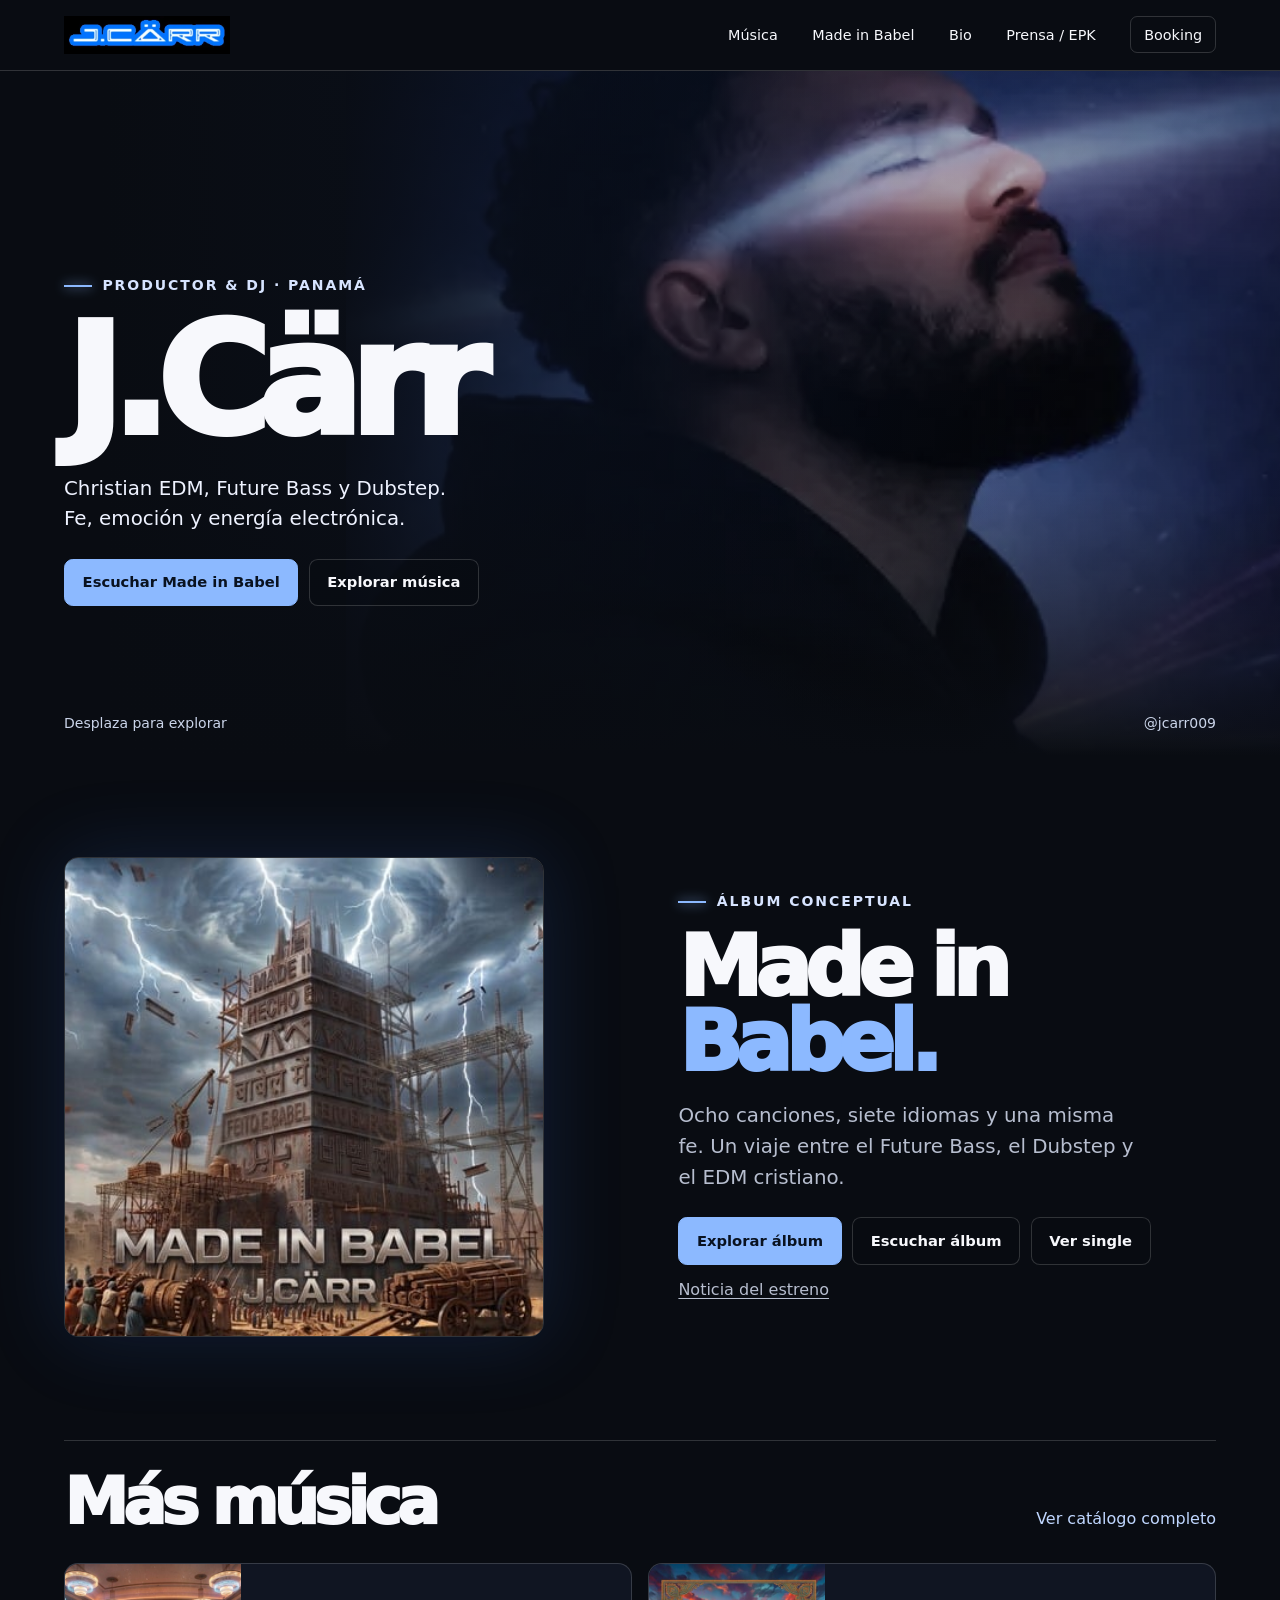
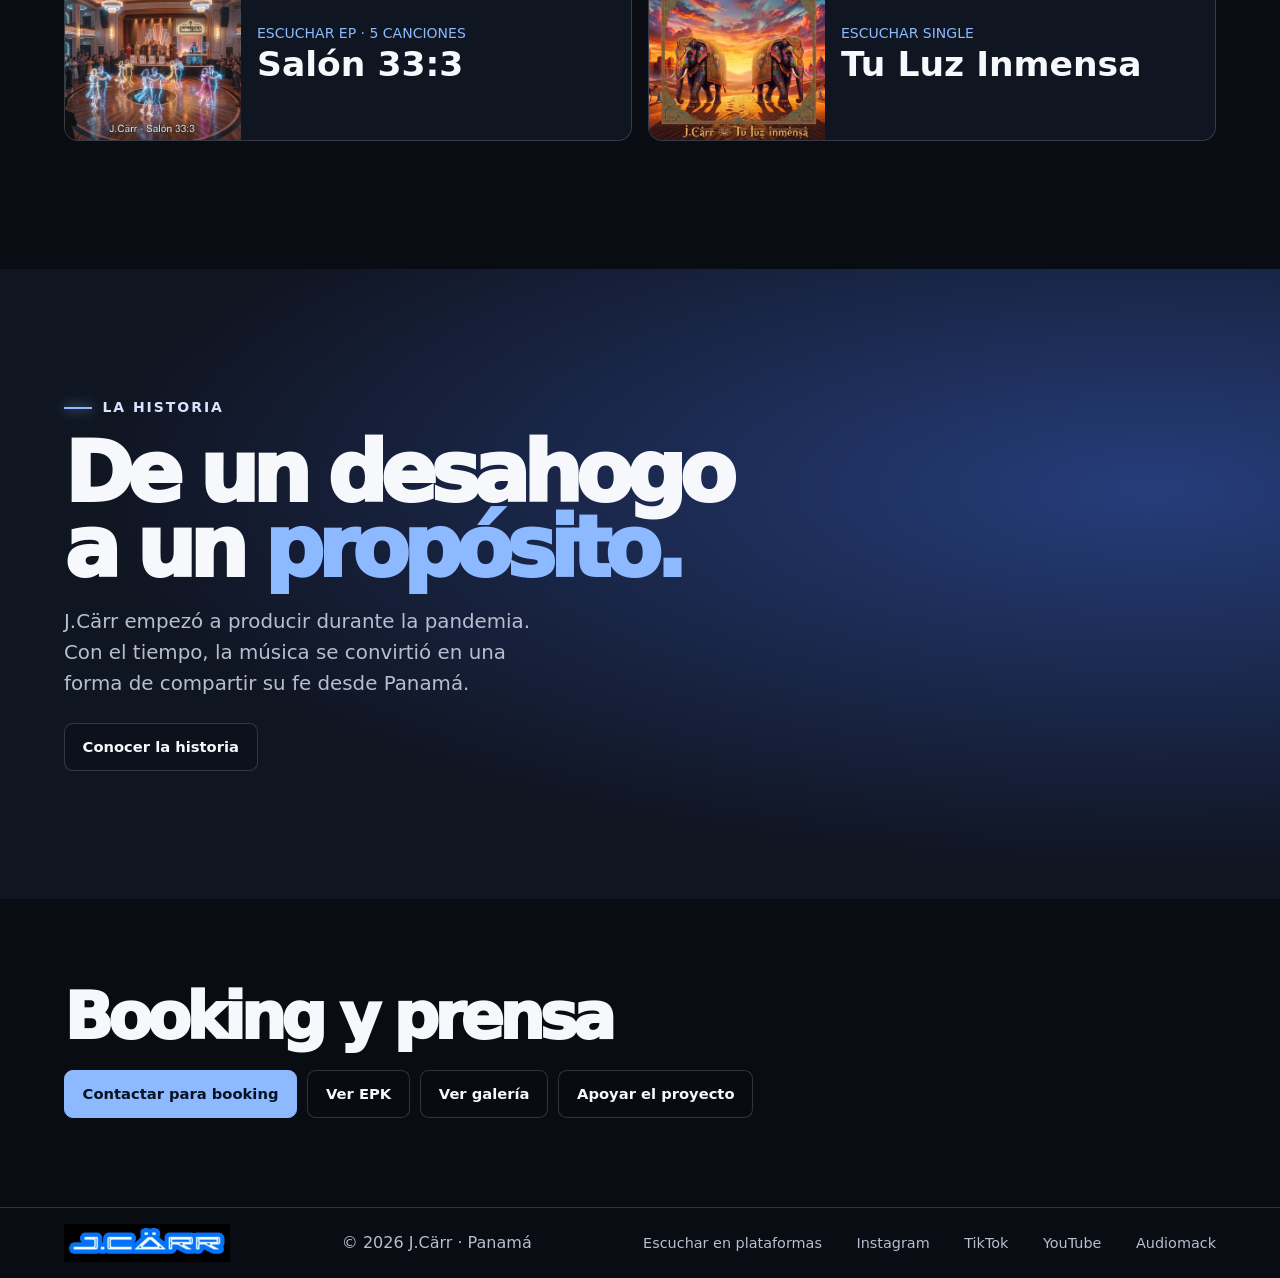
<file: index.html>
<!doctype html>
<html lang="es">
<head>
<meta charset="utf-8">
<meta name="viewport" content="width=device-width, initial-scale=1">
<meta name="description" content="J.Cärr, productor y DJ de EDM cristiano, Future Bass y Dubstep desde Panamá. Escucha Made in Babel y consulta el EPK y booking.">
<link rel="canonical" href="https://jcarr009.com/">
<meta property="og:type" content="website">
<meta property="og:site_name" content="J.Cärr">
<meta property="og:title" content="J.Cärr">
<meta property="og:description" content="J.Cärr, productor y DJ de EDM cristiano, Future Bass y Dubstep desde Panamá. Escucha Made in Babel y consulta el EPK y booking.">
<meta property="og:url" content="https://jcarr009.com/">
<meta property="og:image" content="https://jcarr009.com/assets/artist-hero.jpg">
<meta name="twitter:card" content="summary_large_image">
<title>J.Cärr | Christian EDM, Future Bass y Dubstep desde Panamá</title>
<link rel="icon" href="assets/logo.webp" type="image/webp">
<script type="application/ld+json">{"@context":"https://schema.org","@graph":[{"@type":"WebSite","@id":"https://jcarr009.com/#website","url":"https://jcarr009.com/","name":"J.Cärr","alternateName":["J Carr","JCarr009"],"inLanguage":"es"},{"@type":"Person","@id":"https://jcarr009.com/#artist","name":"J.Cärr","alternateName":"@jcarr009","url":"https://jcarr009.com/","image":"https://jcarr009.com/assets/artist-hero.jpg","jobTitle":"Productor musical y DJ","nationality":{"@type":"Country","name":"Panamá"},"knowsAbout":["Christian EDM","Future Bass","Dubstep","Electronic music"],"sameAs":["https://open.spotify.com/intl-es/artist/58DHUURGlAamkAyfkEyLeY","https://music.apple.com/es/artist/j-c%C3%A4rr/1549300890","https://www.deezer.com/es/artist/126636682","https://soundcloud.com/jcarr009","https://audiomack.com/jcarr009","https://www.instagram.com/jcarr009/","https://www.tiktok.com/@jcarr009","https://www.youtube.com/c/JC%C3%A4rr","https://www.pressnoise.com/user/jcarr/"]}]}</script>
<link rel="stylesheet" href="home.css">
<script src="home-motion.js" defer></script>
</head>
<body>
<a class="skip" href="#contenido">Saltar al contenido</a>
<header class="header"><nav class="bound" aria-label="Principal">
<a class="logo" href="#inicio" aria-label="J.Cärr, inicio"><img src="assets/logo.webp" width="511" height="116" alt="J.Cärr"></a>
<div class="navlinks"><a href="music.html">Música</a><a href="./made-in-babel.html">Made in Babel</a><a href="about.html">Bio</a><a href="press.html">Prensa / EPK</a><a class="nav-book" href="contact.html">Booking</a></div>
</nav></header>
<main id="contenido">
<section class="hero" id="inicio" aria-labelledby="artist">
<div class="hero-art" aria-hidden="true"><img src="assets/artist-hero.jpg" alt="" fetchpriority="high"></div>
<div class="hero-copy bound">
<p class="eyebrow"><span></span> PRODUCTOR &amp; DJ · PANAMÁ</p>
<h1 id="artist">J.Cärr</h1>
<p class="intro">Christian EDM, Future Bass y Dubstep.<br>Fe, emoción y energía electrónica.</p>
<div class="actions"><a class="button primary" href="/escuchar/made-in-babel">Escuchar Made in Babel</a><a class="button" href="#musica">Explorar música</a></div>
</div>
<div class="hero-bottom bound"><a href="#musica">Desplaza para explorar</a><a href="https://www.instagram.com/jcarr009/" target="_blank" rel="noopener noreferrer">@jcarr009</a></div>
</section>
<section id="musica" class="feature bound">
<a class="cover reveal" href="./made-in-babel.html"><img src="assets/made-in-babel.jpg" alt="Portada de Made in Babel" width="400" height="400" loading="lazy"></a>
<div class="reveal">
<p class="eyebrow"><span></span> ÁLBUM CONCEPTUAL</p>
<h2>Made in<br><em>Babel.</em></h2>
<p class="lede">Ocho canciones, siete idiomas y una misma fe. Un viaje entre el Future Bass, el Dubstep y el EDM cristiano.</p>
<div class="actions"><a class="button primary" href="./made-in-babel.html">Explorar álbum</a><a class="button" href="/escuchar/made-in-babel">Escuchar álbum</a><a class="button" href="made-in-babel-single.html">Ver single</a></div>
<p class="feature-news"><a href="noticias-made-in-babel-estreno-2026.html">Noticia del estreno</a></p>
</div>
</section>
<section class="catalog bound" aria-labelledby="catalogo">
<div class="section-line reveal"><h2 id="catalogo">Más música</h2><a href="music.html">Ver catálogo completo</a></div>
<div class="records">
<a class="record reveal" href="https://share.amuse.io/album/j-carr-salon-33-3" target="_blank" rel="noopener noreferrer"><img src="assets/salon-33-3.jpg" alt="" loading="lazy" width="400" height="400"><div><span>ESCUCHAR EP · 5 CANCIONES</span><h3>Salón 33:3</h3></div></a>
<a class="record reveal" href="/escuchar/tu-luz-inmensa"><img src="assets/tu-luz-inmensa.jpg" alt="" loading="lazy" width="400" height="400"><div><span>ESCUCHAR SINGLE</span><h3>Tu Luz Inmensa</h3></div></a>
</div>
</section>
<section id="bio" class="story">
<div class="bound story-inner reveal"><p class="eyebrow"><span></span> LA HISTORIA</p><h2>De un desahogo<br>a un <em>propósito.</em></h2><p class="lede">J.Cärr empezó a producir durante la pandemia. Con el tiempo, la música se convirtió en una forma de compartir su fe desde Panamá.</p><a class="button" href="about.html">Conocer la historia</a></div>
</section>
<section class="contact bound reveal"><h2>Booking y prensa</h2><div class="actions"><a class="button primary" href="contact.html">Contactar para booking</a><a class="button" href="press.html">Ver EPK</a><a class="button" href="press.html#fotos-en-eventos">Ver galería</a><a class="button" href="apoyar.html">Apoyar el proyecto</a></div></section>
</main>
<footer><div class="bound"><a class="logo" href="#inicio" aria-label="J.Cärr, inicio"><img src="assets/logo.webp" width="511" height="116" alt="J.Cärr"></a><p>© 2026 J.Cärr · Panamá</p><div class="social"><a href="https://share.amuse.io/artist/j-carr" target="_blank" rel="noopener noreferrer">Escuchar en plataformas</a><a href="https://www.instagram.com/jcarr009/" target="_blank" rel="noopener noreferrer">Instagram</a><a href="https://www.tiktok.com/@jcarr009" target="_blank" rel="noopener noreferrer">TikTok</a><a href="https://www.youtube.com/c/JC%C3%A4rr" target="_blank" rel="noopener noreferrer">YouTube</a><a href="https://audiomack.com/jcarr009" target="_blank" rel="noopener noreferrer">Audiomack</a></div></div></footer>
</body>
</html>
</file>
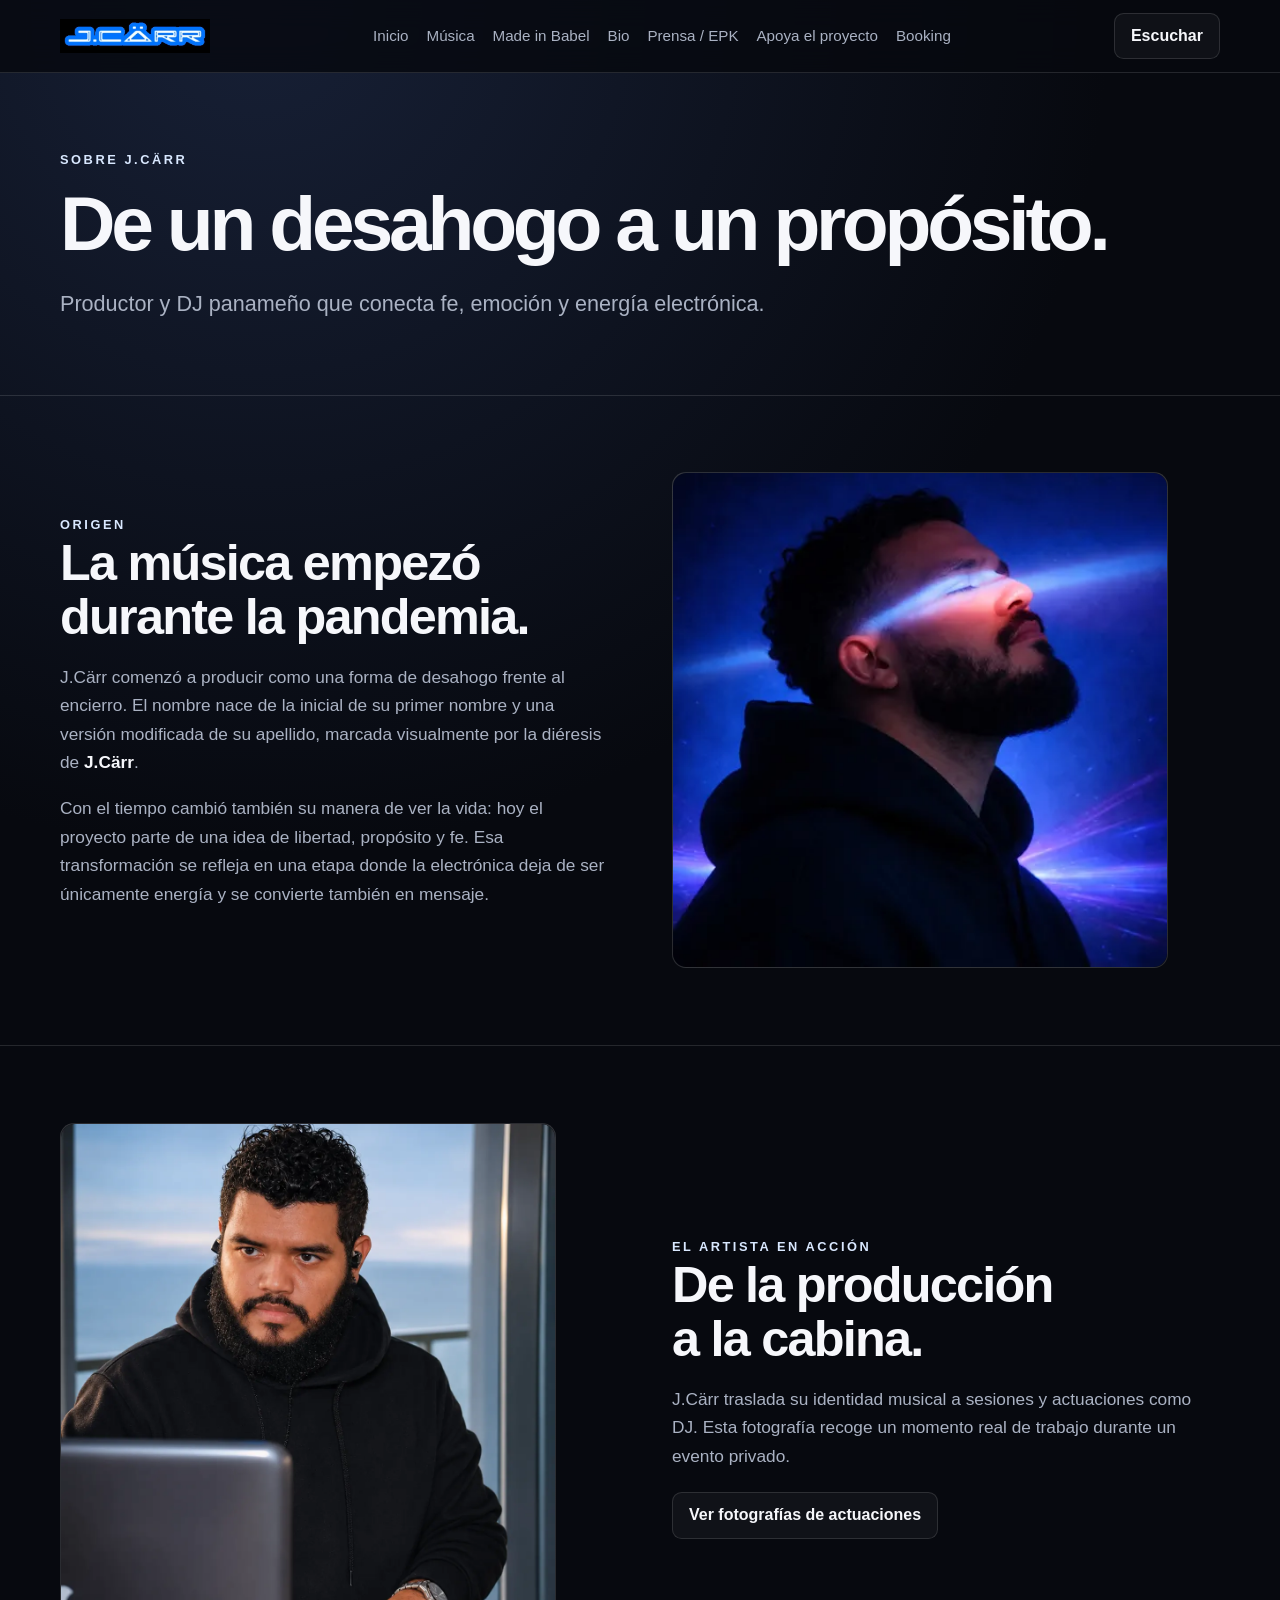
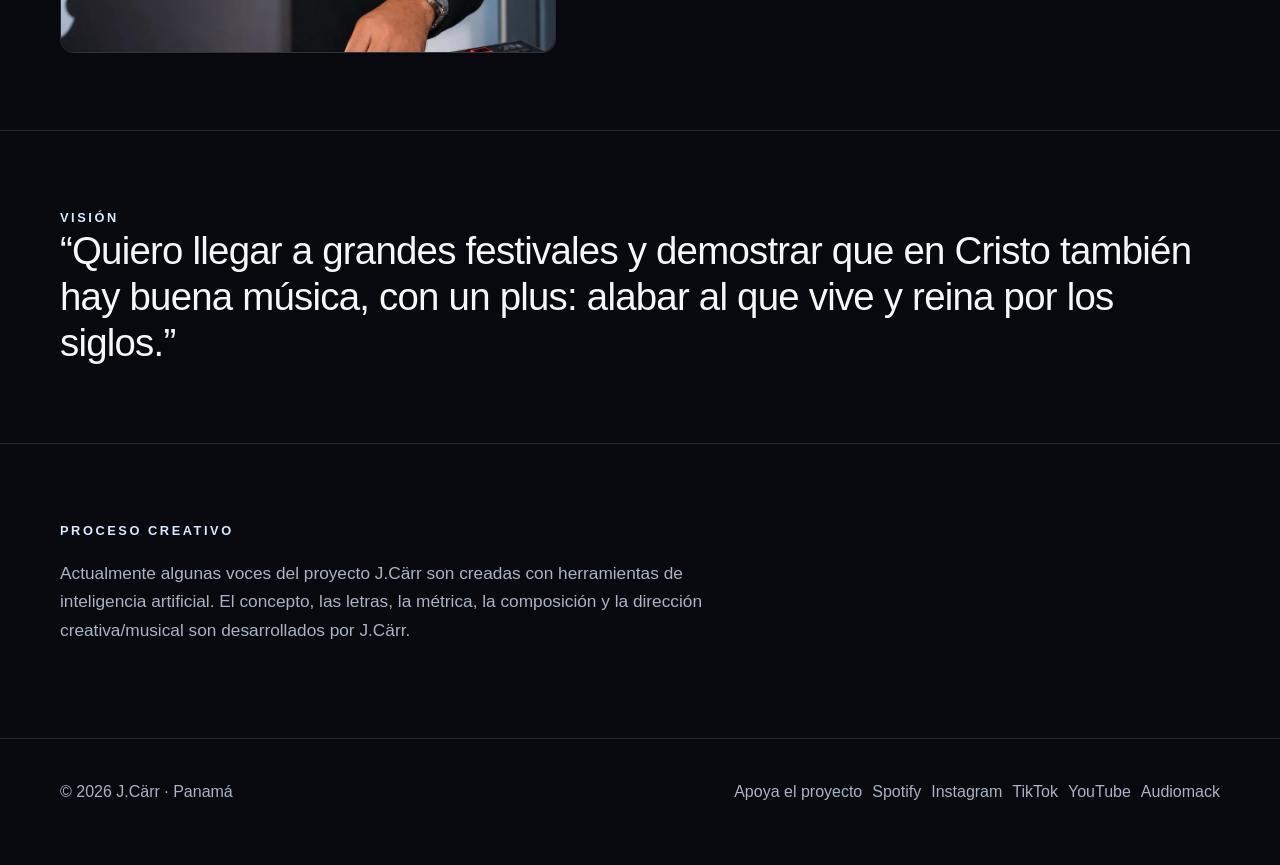
<file: about.html>
<!doctype html><html lang="es"><head><meta charset="utf-8"><meta name="viewport" content="width=device-width,initial-scale=1"><title>Sobre J.Cärr | Productor y DJ panameño de Christian EDM</title><meta name="description" content="Historia, propósito y visión de J.Cärr, productor y DJ panameño de Christian EDM, Future Bass y Dubstep."><link rel="canonical" href="https://jcarr009.com/about.html"><meta property="og:type" content="website"><meta property="og:title" content="Sobre J.Cärr | Productor y DJ panameño de Christian EDM"><meta property="og:description" content="Historia, propósito y visión de J.Cärr, productor y DJ panameño de Christian EDM, Future Bass y Dubstep."><meta property="og:url" content="https://jcarr009.com/about.html"><meta property="og:image" content="https://jcarr009.com/assets/artist-hero.jpg"><meta name="twitter:card" content="summary_large_image"><script type="application/ld+json">{"@context":"https://schema.org","@graph":[{"@type":"AboutPage","@id":"https://jcarr009.com/about.html#page","url":"https://jcarr009.com/about.html","name":"Sobre J.Cärr","description":"Historia, propósito y visión del productor y DJ panameño J.Cärr.","inLanguage":"es","isPartOf":{"@id":"https://jcarr009.com/#website"},"about":{"@id":"https://jcarr009.com/#artist"}},{"@type":"Person","@id":"https://jcarr009.com/#artist","name":"J.Cärr","alternateName":"@jcarr009","url":"https://jcarr009.com/","image":"https://jcarr009.com/assets/artist-hero.jpg","jobTitle":"Productor musical y DJ","knowsAbout":["Christian EDM","Future Bass","Dubstep"],"sameAs":["https://open.spotify.com/intl-es/artist/58DHUURGlAamkAyfkEyLeY","https://www.instagram.com/jcarr009/","https://www.tiktok.com/@jcarr009","https://www.youtube.com/c/JC%C3%A4rr"]},{"@type":"BreadcrumbList","itemListElement":[{"@type":"ListItem","position":1,"name":"Inicio","item":"https://jcarr009.com/"},{"@type":"ListItem","position":2,"name":"Bio","item":"https://jcarr009.com/about.html"}]}]}</script><link rel="stylesheet" href="styles.css"><link rel="icon" href="assets/logo.webp"><script src="home-motion.js" defer></script></head><body><nav class="nav"><div class="container nav-inner"><a class="brand" href="index.html"><img src="assets/logo.webp" alt="Logo de J.Cärr"></a><div class="nav-links"><a href="index.html">Inicio</a><a href="music.html">Música</a><a href="made-in-babel.html">Made in Babel</a><a href="about.html">Bio</a><a href="press.html">Prensa / EPK</a><a href="apoyar.html">Apoya el proyecto</a><a href="contact.html">Booking</a></div><a class="btn" href="https://share.amuse.io/artist/j-carr" target="_blank" rel="noopener">Escuchar</a></div></nav><main><header class="page-hero"><div class="container"><div class="eyebrow">Sobre J.Cärr</div><h1>De un desahogo a un propósito.</h1><p class="lead">Productor y DJ panameño que conecta fe, emoción y energía electrónica.</p></div></header><section class="section"><div class="container grid-2"><div><div class="eyebrow">Origen</div><h2>La música empezó durante la pandemia.</h2><p class="prose">J.Cärr comenzó a producir como una forma de desahogo frente al encierro. El nombre nace de la inicial de su primer nombre y una versión modificada de su apellido, marcada visualmente por la diéresis de <strong>J.Cärr</strong>.</p><p class="prose">Con el tiempo cambió también su manera de ver la vida: hoy el proyecto parte de una idea de libertad, propósito y fe. Esa transformación se refleja en una etapa donde la electrónica deja de ser únicamente energía y se convierte también en mensaje.</p></div><div class="portrait-card"><img src="assets/artist-hero.jpg" alt="J.Cärr, productor y DJ de Panamá"></div></div></section><section class="section"><div class="container grid-2"><div class="portrait-card"><img src="assets/jcarr-dj-retrato-evento.webp" alt="J.Cärr durante una actuación privada, trabajando en la controladora de DJ" loading="lazy" width="1122" height="1402"></div><div><div class="eyebrow">El artista en acción</div><h2>De la producción a la cabina.</h2><p class="prose">J.Cärr traslada su identidad musical a sesiones y actuaciones como DJ. Esta fotografía recoge un momento real de trabajo durante un evento privado.</p><div class="actions"><a class="btn" href="press.html#fotos-en-eventos">Ver fotografías de actuaciones</a></div></div></div></section><section class="section"><div class="container"><div class="eyebrow">Visión</div><p class="quote">“Quiero llegar a grandes festivales y demostrar que en Cristo también hay buena música, con un plus: alabar al que vive y reina por los siglos.”</p></div></section><section class="section"><div class="container"><div class="eyebrow">Proceso creativo</div><p class="prose">Actualmente algunas voces del proyecto J.Cärr son creadas con herramientas de inteligencia artificial. El concepto, las letras, la métrica, la composición y la dirección creativa/musical son desarrollados por J.Cärr.</p></div></section></main><footer class="footer"><div class="container footer-inner"><div>© <span data-year></span> J.Cärr · Panamá</div><div class="socials"><a href="apoyar.html">Apoya el proyecto</a><a href="https://open.spotify.com/intl-es/artist/58DHUURGlAamkAyfkEyLeY" target="_blank" rel="noopener">Spotify</a><a href="https://www.instagram.com/jcarr009/" target="_blank" rel="noopener">Instagram</a><a href="https://www.tiktok.com/@jcarr009" target="_blank" rel="noopener">TikTok</a><a href="https://www.youtube.com/c/JC%C3%A4rr" target="_blank" rel="noopener">YouTube</a><a href="https://audiomack.com/jcarr009" target="_blank" rel="noopener">Audiomack</a></div></div></footer><script src="script.js"></script></body></html>
</file>
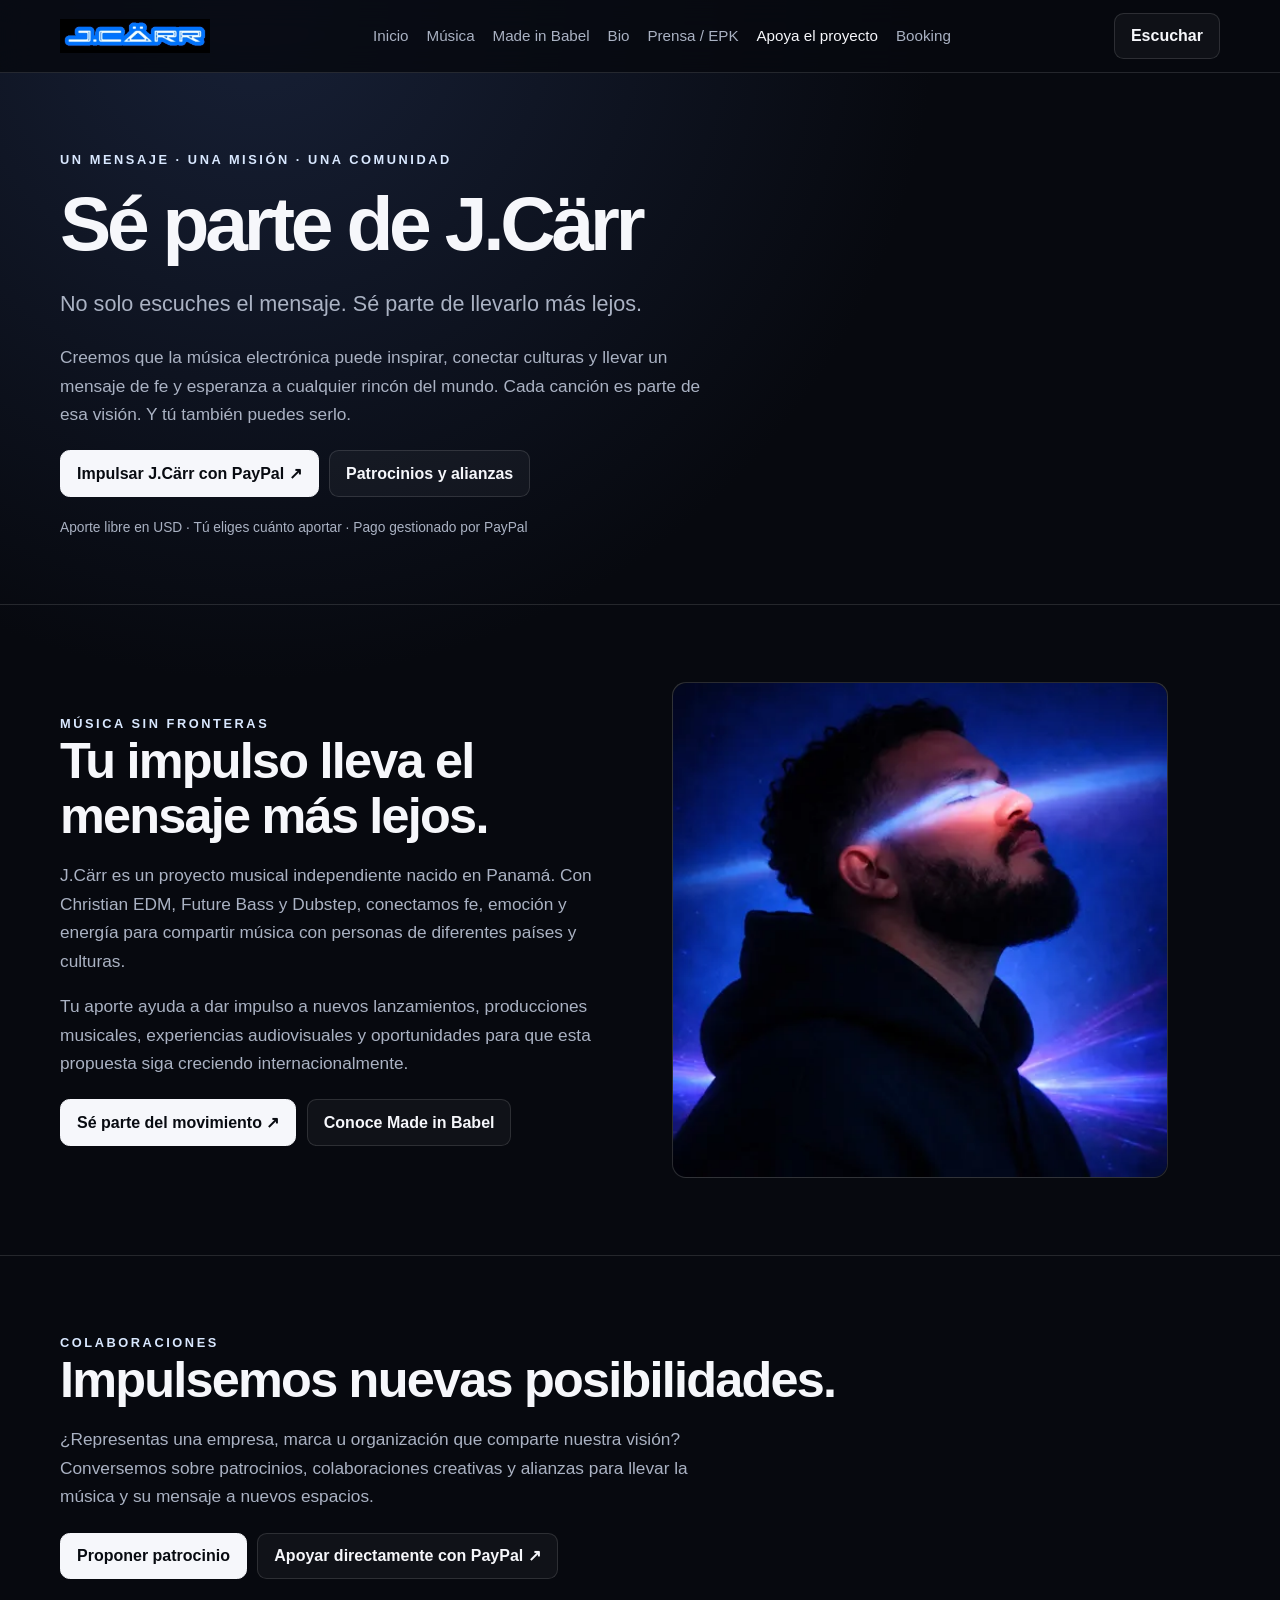
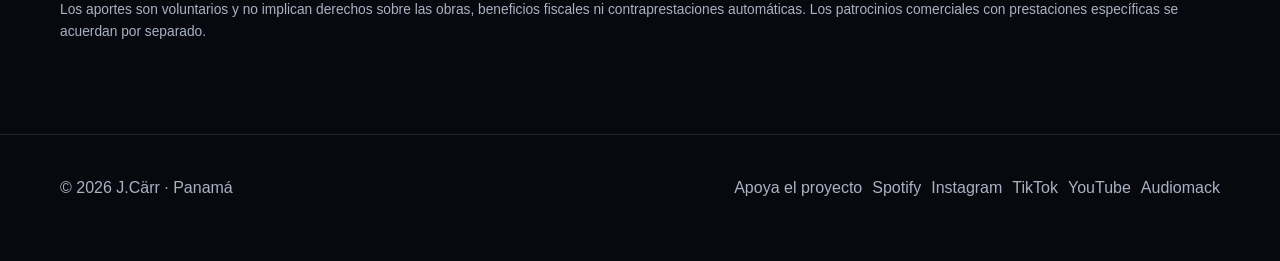
<file: apoyar.html>
<!doctype html>
<html lang="es">
<head>
<meta charset="utf-8"><meta name="viewport" content="width=device-width,initial-scale=1">
<title>Impulsa J.Cärr | Sé parte del movimiento musical</title>
<meta name="description" content="Sé parte de J.Cärr e impulsa un mensaje de fe, esperanza y energía a través del Christian EDM. Apoya el proyecto con un aporte libre por PayPal.">
<link rel="canonical" href="https://jcarr009.com/apoyar.html">
<meta property="og:type" content="website"><meta property="og:title" content="Impulsa J.Cärr — Sé parte del movimiento">
<meta property="og:description" content="Tu apoyo impulsa la música de J.Cärr y ayuda a que nuestro mensaje llegue más lejos. Aporte libre mediante PayPal.">
<meta property="og:url" content="https://jcarr009.com/apoyar.html"><meta property="og:image" content="https://jcarr009.com/assets/artist-hero.jpg">
<meta name="twitter:card" content="summary_large_image">
<script type="application/ld+json">{"@context":"https://schema.org","@type":"WebPage","name":"Impulsa J.Cärr","url":"https://jcarr009.com/apoyar.html","description":"Página oficial para apoyar voluntariamente el proyecto musical independiente J.Cärr.","inLanguage":"es","isPartOf":{"@id":"https://jcarr009.com/#website"},"about":{"@id":"https://jcarr009.com/#artist"}}</script>
<link rel="stylesheet" href="styles.css"><link rel="icon" href="assets/logo.webp">
<script src="home-motion.js" defer></script></head>
<body>
<nav class="nav"><div class="container nav-inner"><a class="brand" href="/"><img src="assets/logo.webp" alt="Logo de J.Cärr"></a><div class="nav-links"><a href="/">Inicio</a><a href="music.html">Música</a><a href="made-in-babel.html">Made in Babel</a><a href="about.html">Bio</a><a href="press.html">Prensa / EPK</a><a href="apoyar.html" aria-current="page">Apoya el proyecto</a><a href="contact.html">Booking</a></div><a class="btn" href="https://share.amuse.io/artist/j-carr" target="_blank" rel="noopener">Escuchar</a></div></nav>
<main>
<header class="page-hero support-hero"><div class="container"><div class="eyebrow">Un mensaje · Una misión · Una comunidad</div><h1>Sé parte de J.Cärr</h1><p class="lead">No solo escuches el mensaje. Sé parte de llevarlo más lejos.</p><p class="prose">Creemos que la música electrónica puede inspirar, conectar culturas y llevar un mensaje de fe y esperanza a cualquier rincón del mundo. Cada canción es parte de esa visión. Y tú también puedes serlo.</p><div class="actions"><a class="btn primary" href="https://www.paypal.com/ncp/payment/QAVV2WD8PFCEC" target="_blank" rel="noopener noreferrer" aria-label="Impulsar J.Cärr con un aporte libre mediante PayPal">Impulsar J.Cärr con PayPal ↗</a><a class="btn" href="#patrocinios">Patrocinios y alianzas</a></div><p class="notice">Aporte libre en USD · Tú eliges cuánto aportar · Pago gestionado por PayPal</p></div></header>
<section class="section"><div class="container grid-2"><div><div class="eyebrow">Música sin fronteras</div><h2>Tu impulso lleva el mensaje más lejos.</h2><p class="prose">J.Cärr es un proyecto musical independiente nacido en Panamá. Con Christian EDM, Future Bass y Dubstep, conectamos fe, emoción y energía para compartir música con personas de diferentes países y culturas.</p><p class="prose">Tu aporte ayuda a dar impulso a nuevos lanzamientos, producciones musicales, experiencias audiovisuales y oportunidades para que esta propuesta siga creciendo internacionalmente.</p><div class="actions"><a class="btn primary" href="https://www.paypal.com/ncp/payment/QAVV2WD8PFCEC" target="_blank" rel="noopener noreferrer">Sé parte del movimiento ↗</a><a class="btn" href="made-in-babel.html">Conoce Made in Babel</a></div></div><div class="portrait-card"><img src="assets/artist-hero.jpg" alt="J.Cärr, productor y DJ panameño de música electrónica cristiana" loading="lazy"></div></div></section>
<section class="section" id="patrocinios"><div class="container"><div class="eyebrow">Colaboraciones</div><h2>Impulsemos nuevas posibilidades.</h2><p class="prose">¿Representas una empresa, marca u organización que comparte nuestra visión? Conversemos sobre patrocinios, colaboraciones creativas y alianzas para llevar la música y su mensaje a nuevos espacios.</p><div class="actions"><a class="btn primary" href="mailto:booking@jcarr009.com?subject=Patrocinio%20y%20colaboraci%C3%B3n%20con%20J.C%C3%A4rr">Proponer patrocinio</a><a class="btn" href="https://www.paypal.com/ncp/payment/QAVV2WD8PFCEC" target="_blank" rel="noopener noreferrer">Apoyar directamente con PayPal ↗</a></div><p class="notice">Los aportes son voluntarios y no implican derechos sobre las obras, beneficios fiscales ni contraprestaciones automáticas. Los patrocinios comerciales con prestaciones específicas se acuerdan por separado.</p></div></section>
</main>
<footer class="footer"><div class="container footer-inner"><div>© <span data-year></span> J.Cärr · Panamá</div><div class="socials"><a href="apoyar.html">Apoya el proyecto</a><a href="https://open.spotify.com/intl-es/artist/58DHUURGlAamkAyfkEyLeY" target="_blank" rel="noopener">Spotify</a><a href="https://www.instagram.com/jcarr009/" target="_blank" rel="noopener">Instagram</a><a href="https://www.tiktok.com/@jcarr009" target="_blank" rel="noopener">TikTok</a><a href="https://www.youtube.com/c/JC%C3%A4rr" target="_blank" rel="noopener">YouTube</a><a href="https://audiomack.com/jcarr009" target="_blank" rel="noopener">Audiomack</a></div></div></footer><script src="script.js"></script>
</body></html>
</file>
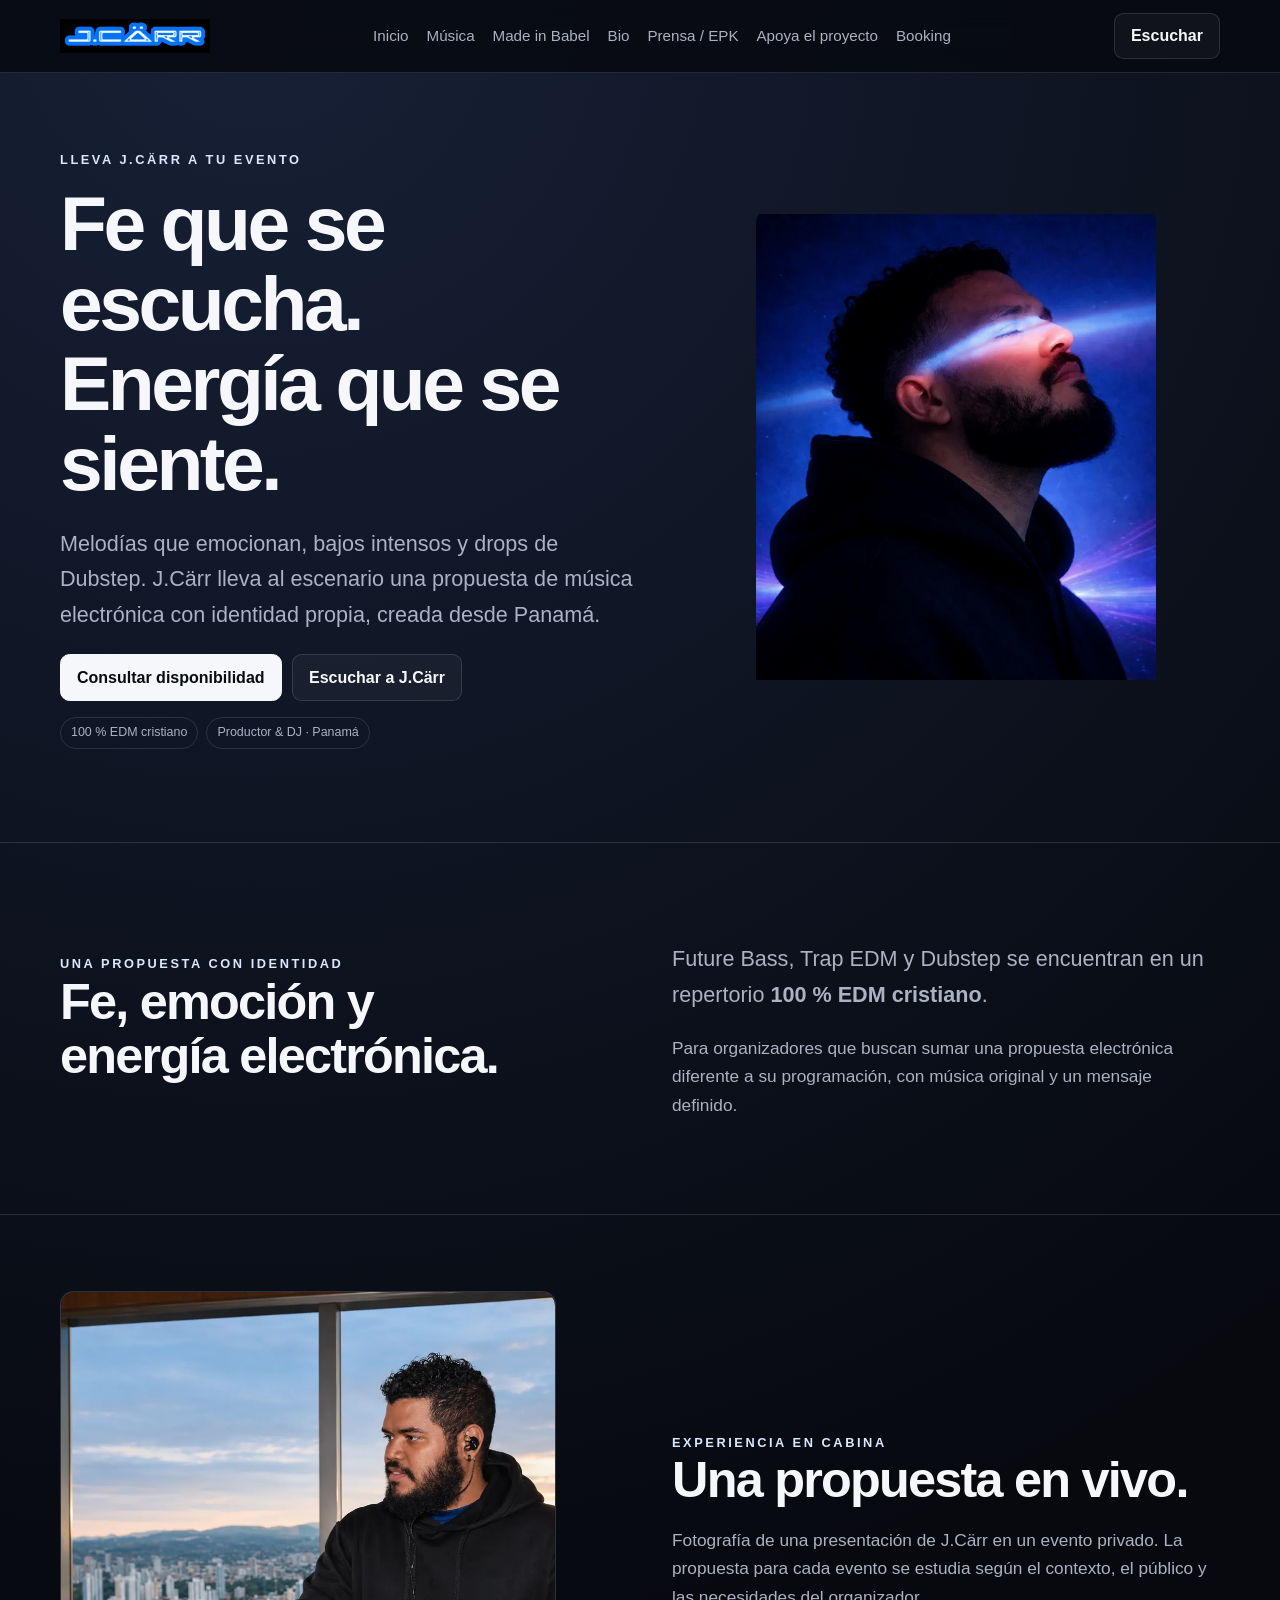
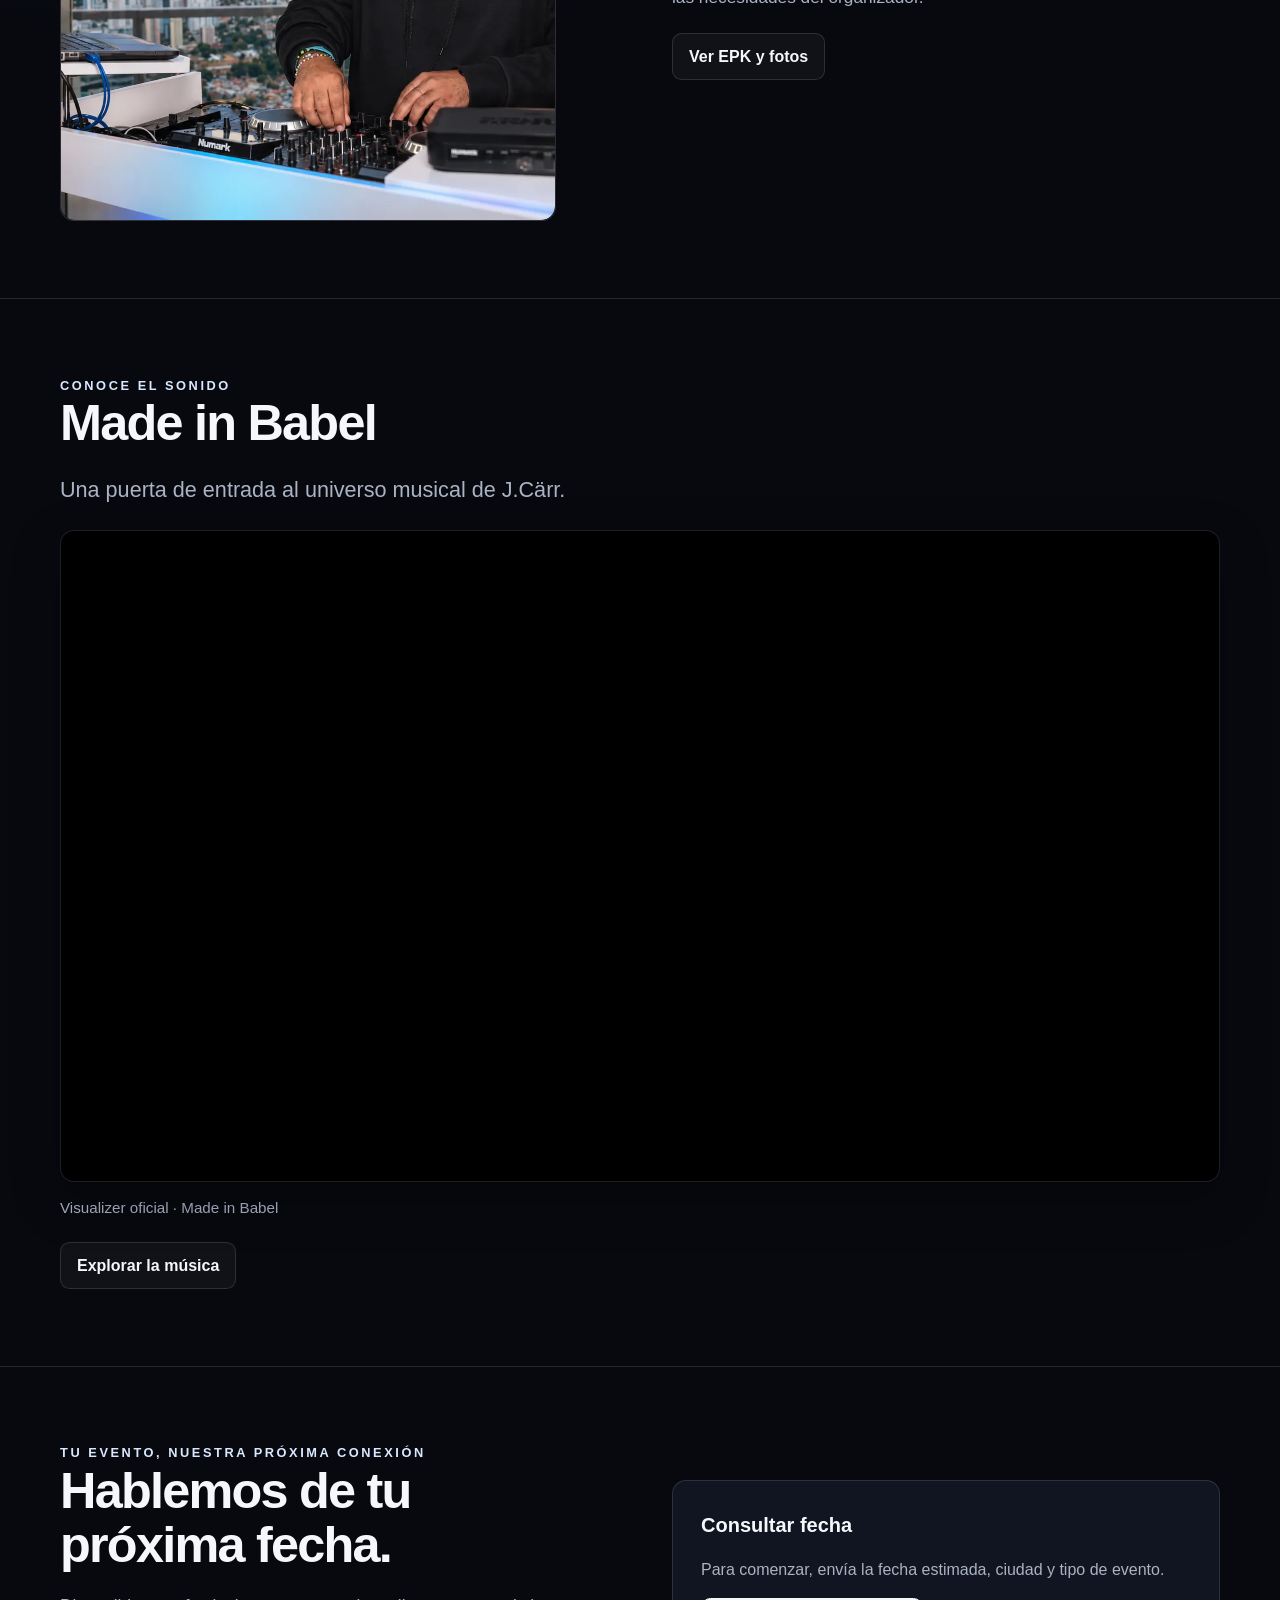
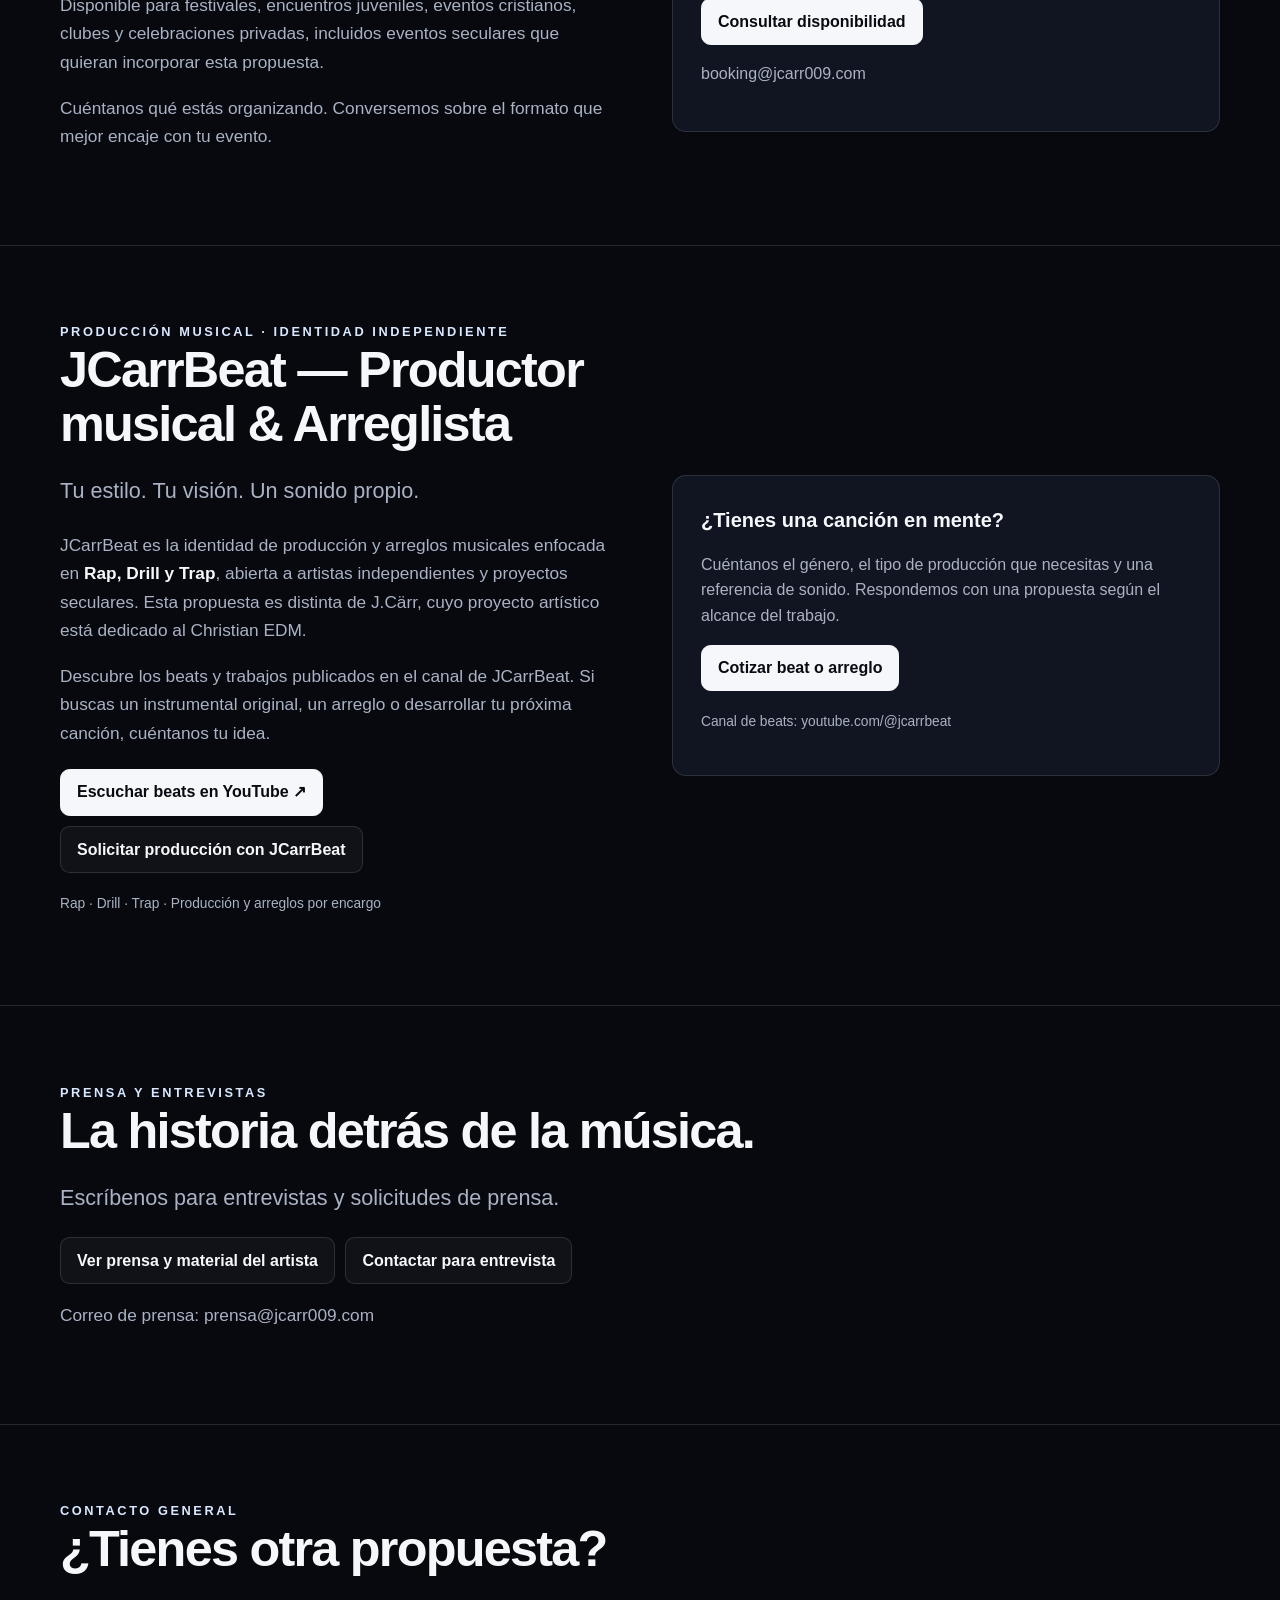
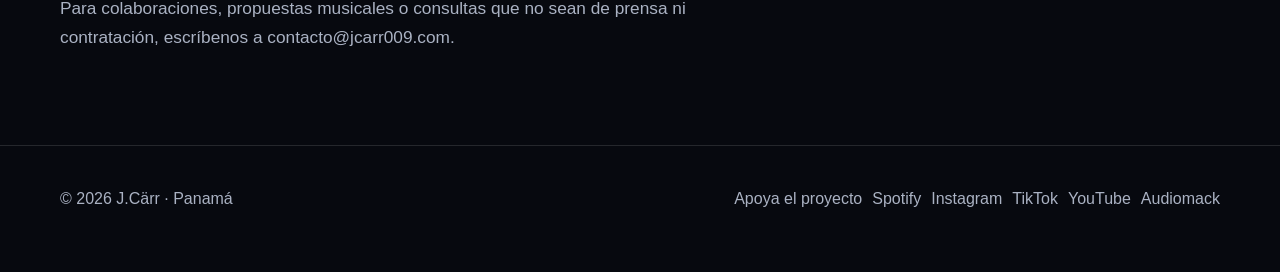
<file: contact.html>
<!doctype html><html lang="es"><head><meta charset="utf-8"><meta name="viewport" content="width=device-width,initial-scale=1"><title>Booking J.Cärr DJ | JCarrBeat producción Rap, Drill y Trap</title><meta name="description" content="Contrata a J.Cärr para eventos Christian EDM o consulta producciones y arreglos de Rap, Drill y Trap con JCarrBeat. Dos identidades, propuestas distintas."><link rel="canonical" href="https://jcarr009.com/contact.html"><meta property="og:type" content="website"><meta property="og:title" content="Booking J.Cärr DJ y producción JCarrBeat"><meta property="og:description" content="Lleva J.Cärr a tu evento: música original, Future Bass y Dubstep con identidad 100 % EDM cristiano. Consulta disponibilidad para tu próxima fecha."><meta property="og:url" content="https://jcarr009.com/contact.html"><meta property="og:image" content="https://jcarr009.com/assets/artist-official.webp"><meta name="twitter:card" content="summary_large_image"><script type="application/ld+json">{"@context":"https://schema.org","@graph":[{"@type":"ContactPage","@id":"https://jcarr009.com/contact.html#page","url":"https://jcarr009.com/contact.html","name":"Booking J.Cärr y producción JCarrBeat","description":"Booking del DJ de Christian EDM J.Cärr y solicitudes de producción Rap, Drill y Trap con JCarrBeat.","inLanguage":"es","isPartOf":{"@id":"https://jcarr009.com/#website"},"about":{"@id":"https://jcarr009.com/#artist"}},{"@type":"BreadcrumbList","itemListElement":[{"@type":"ListItem","position":1,"name":"Inicio","item":"https://jcarr009.com/"},{"@type":"ListItem","position":2,"name":"Booking / Contacto","item":"https://jcarr009.com/contact.html"}]}]}</script><link rel="stylesheet" href="styles.css"><link rel="icon" href="assets/logo.webp"><script src="home-motion.js" defer></script></head><body><nav class="nav"><div class="container nav-inner"><a class="brand" href="index.html"><img src="assets/logo.webp" alt="Logo de J.Cärr"></a><div class="nav-links"><a href="index.html">Inicio</a><a href="music.html">Música</a><a href="made-in-babel.html">Made in Babel</a><a href="about.html">Bio</a><a href="press.html">Prensa / EPK</a><a href="apoyar.html">Apoya el proyecto</a><a href="contact.html">Booking</a></div><a class="btn" href="https://share.amuse.io/artist/j-carr" target="_blank" rel="noopener">Escuchar</a></div></nav><main>
<section class="container hero booking-hero"><div><div class="eyebrow">Lleva J.Cärr a tu evento</div><h1>Fe que se escucha.<br>Energía que se siente.</h1><p class="lead">Melodías que emocionan, bajos intensos y drops de Dubstep. J.Cärr lleva al escenario una propuesta de música electrónica con identidad propia, creada desde Panamá.</p><div class="actions"><a class="btn primary" href="#consultar">Consultar disponibilidad</a><a class="btn" href="#sonido">Escuchar a J.Cärr</a></div><div class="meta"><span class="pill">100 % EDM cristiano</span><span class="pill">Productor &amp; DJ · Panamá</span></div></div><div class="hero-visual"><img src="assets/artist-official.webp" width="549" height="640" alt="Retrato oficial de J.Cärr con vestimenta negra y luces azules" fetchpriority="high"></div></section>
<section class="section"><div class="container grid-2"><div><div class="eyebrow">Una propuesta con identidad</div><h2>Fe, emoción y energía electrónica.</h2></div><div><p class="lead">Future Bass, Trap EDM y Dubstep se encuentran en un repertorio <strong>100 % EDM cristiano</strong>.</p><p class="prose">Para organizadores que buscan sumar una propuesta electrónica diferente a su programación, con música original y un mensaje definido.</p></div></div></section>
<section class="section"><div class="container grid-2"><div class="portrait-card"><img src="assets/jcarr-dj-evento-ciudad.webp" alt="J.Cärr en un evento privado mezclando con su equipo de DJ frente a la ciudad" loading="lazy" width="1448" height="1086"></div><div><div class="eyebrow">Experiencia en cabina</div><h2>Una propuesta en vivo.</h2><p class="prose">Fotografía de una presentación de J.Cärr en un evento privado. La propuesta para cada evento se estudia según el contexto, el público y las necesidades del organizador.</p><div class="actions"><a class="btn" href="press.html#fotos-en-eventos">Ver EPK y fotos</a></div></div></div></section><section class="section" id="sonido"><div class="container"><div class="eyebrow">Conoce el sonido</div><h2>Made in Babel</h2><p class="lead">Una puerta de entrada al universo musical de J.Cärr.</p><div class="video-shell"><iframe src="https://www.youtube.com/embed/s82QXm6hMTY" title="J.Cärr — Made in Babel, visualizer oficial" loading="lazy" allow="accelerometer; autoplay; clipboard-write; encrypted-media; gyroscope; picture-in-picture" allowfullscreen></iframe></div><p class="video-caption">Visualizer oficial · Made in Babel</p><div class="actions"><a class="btn" href="music.html">Explorar la música</a></div></div></section>
<section class="section" id="consultar"><div class="container grid-2"><div><div class="eyebrow">Tu evento, nuestra próxima conexión</div><h2>Hablemos de tu próxima fecha.</h2><p class="prose">Disponible para festivales, encuentros juveniles, eventos cristianos, clubes y celebraciones privadas, incluidos eventos seculares que quieran incorporar esta propuesta.</p><p class="prose">Cuéntanos qué estás organizando. Conversemos sobre el formato que mejor encaje con tu evento.</p></div><div class="contact-card"><h3>Consultar fecha</h3><p>Para comenzar, envía la fecha estimada, ciudad y tipo de evento.</p><a class="btn primary" href="mailto:booking@jcarr009.com?subject=Disponibilidad%20para%20evento%20-%20J.C%C3%A4rr">Consultar disponibilidad</a><p><a href="mailto:booking@jcarr009.com">booking@jcarr009.com</a></p></div></div></section>
<section class="section" id="jcarrbeat"><div class="container grid-2"><div><div class="eyebrow">Producción musical · Identidad independiente</div><h2>JCarrBeat — Productor musical &amp; Arreglista</h2><p class="lead">Tu estilo. Tu visión. Un sonido propio.</p><p class="prose">JCarrBeat es la identidad de producción y arreglos musicales enfocada en <strong>Rap, Drill y Trap</strong>, abierta a artistas independientes y proyectos seculares. Esta propuesta es distinta de J.Cärr, cuyo proyecto artístico está dedicado al Christian EDM.</p><p class="prose">Descubre los beats y trabajos publicados en el canal de JCarrBeat. Si buscas un instrumental original, un arreglo o desarrollar tu próxima canción, cuéntanos tu idea.</p><div class="actions"><a class="btn primary" href="https://www.youtube.com/@jcarrbeat" target="_blank" rel="noopener noreferrer" aria-label="Escuchar beats de JCarrBeat en YouTube">Escuchar beats en YouTube ↗</a><a class="btn" href="mailto:booking@jcarr009.com?subject=Producci%C3%B3n%20musical%20-%20JCarrBeat&amp;body=Hola%20JCarrBeat%2C%0A%0AQuiero%20consultar%20sobre%20una%20producci%C3%B3n%20musical.%0AG%C3%A9nero%3A%20%0ATipo%20de%20trabajo%3A%20%0AFecha%20estimada%3A%20%0AReferencias%20sonoras%3A%20%0A">Solicitar producción con JCarrBeat</a></div><p class="notice">Rap · Drill · Trap · Producción y arreglos por encargo</p></div><div class="contact-card"><h3>¿Tienes una canción en mente?</h3><p>Cuéntanos el género, el tipo de producción que necesitas y una referencia de sonido. Respondemos con una propuesta según el alcance del trabajo.</p><a class="btn primary" href="mailto:booking@jcarr009.com?subject=Cotizaci%C3%B3n%20de%20beat%20o%20arreglo%20-%20JCarrBeat">Cotizar beat o arreglo</a><p class="notice">Canal de beats: <a href="https://www.youtube.com/@jcarrbeat" target="_blank" rel="noopener noreferrer">youtube.com/@jcarrbeat</a></p></div></div></section>
<section class="section"><div class="container"><div class="eyebrow">Prensa y entrevistas</div><h2>La historia detrás de la música.</h2><p class="lead">Escríbenos para entrevistas y solicitudes de prensa.</p><div class="actions"><a class="btn" href="press.html">Ver prensa y material del artista</a><a class="btn" href="mailto:prensa@jcarr009.com?subject=Prensa%20-%20J.C%C3%A4rr">Contactar para entrevista</a></div><p class="prose">Correo de prensa: <a href="mailto:prensa@jcarr009.com">prensa@jcarr009.com</a></p></div></section>
<section class="section"><div class="container"><div class="eyebrow">Contacto general</div><h2>¿Tienes otra propuesta?</h2><p class="prose">Para colaboraciones, propuestas musicales o consultas que no sean de prensa ni contratación, escríbenos a <a href="mailto:contacto@jcarr009.com?subject=Consulta%20para%20J.C%C3%A4rr">contacto@jcarr009.com</a>.</p></div></section></main><footer class="footer"><div class="container footer-inner"><div>© <span data-year></span> J.Cärr · Panamá</div><div class="socials"><a href="apoyar.html">Apoya el proyecto</a><a href="https://open.spotify.com/intl-es/artist/58DHUURGlAamkAyfkEyLeY" target="_blank" rel="noopener">Spotify</a><a href="https://www.instagram.com/jcarr009/" target="_blank" rel="noopener">Instagram</a><a href="https://www.tiktok.com/@jcarr009" target="_blank" rel="noopener">TikTok</a><a href="https://www.youtube.com/c/JC%C3%A4rr" target="_blank" rel="noopener">YouTube</a><a href="https://audiomack.com/jcarr009" target="_blank" rel="noopener">Audiomack</a></div></div></footer><script src="script.js"></script></body></html>
</file>
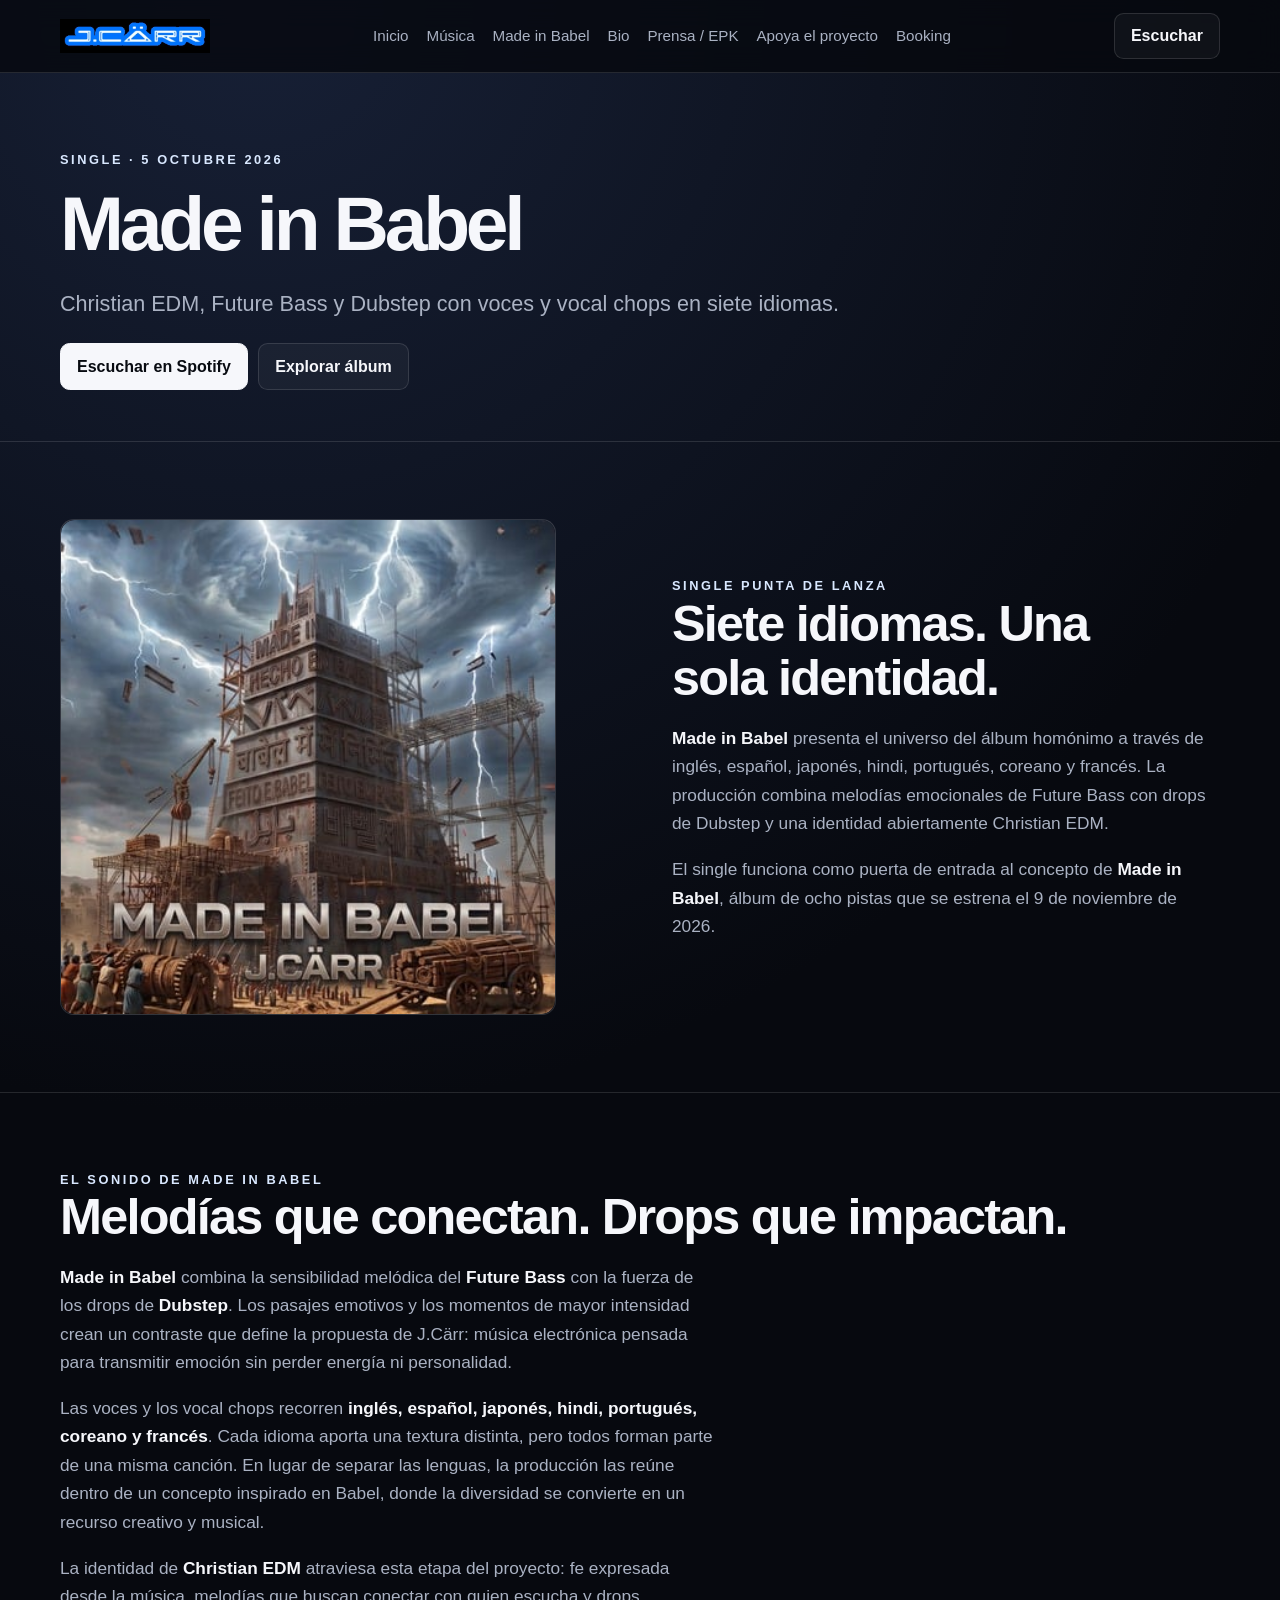
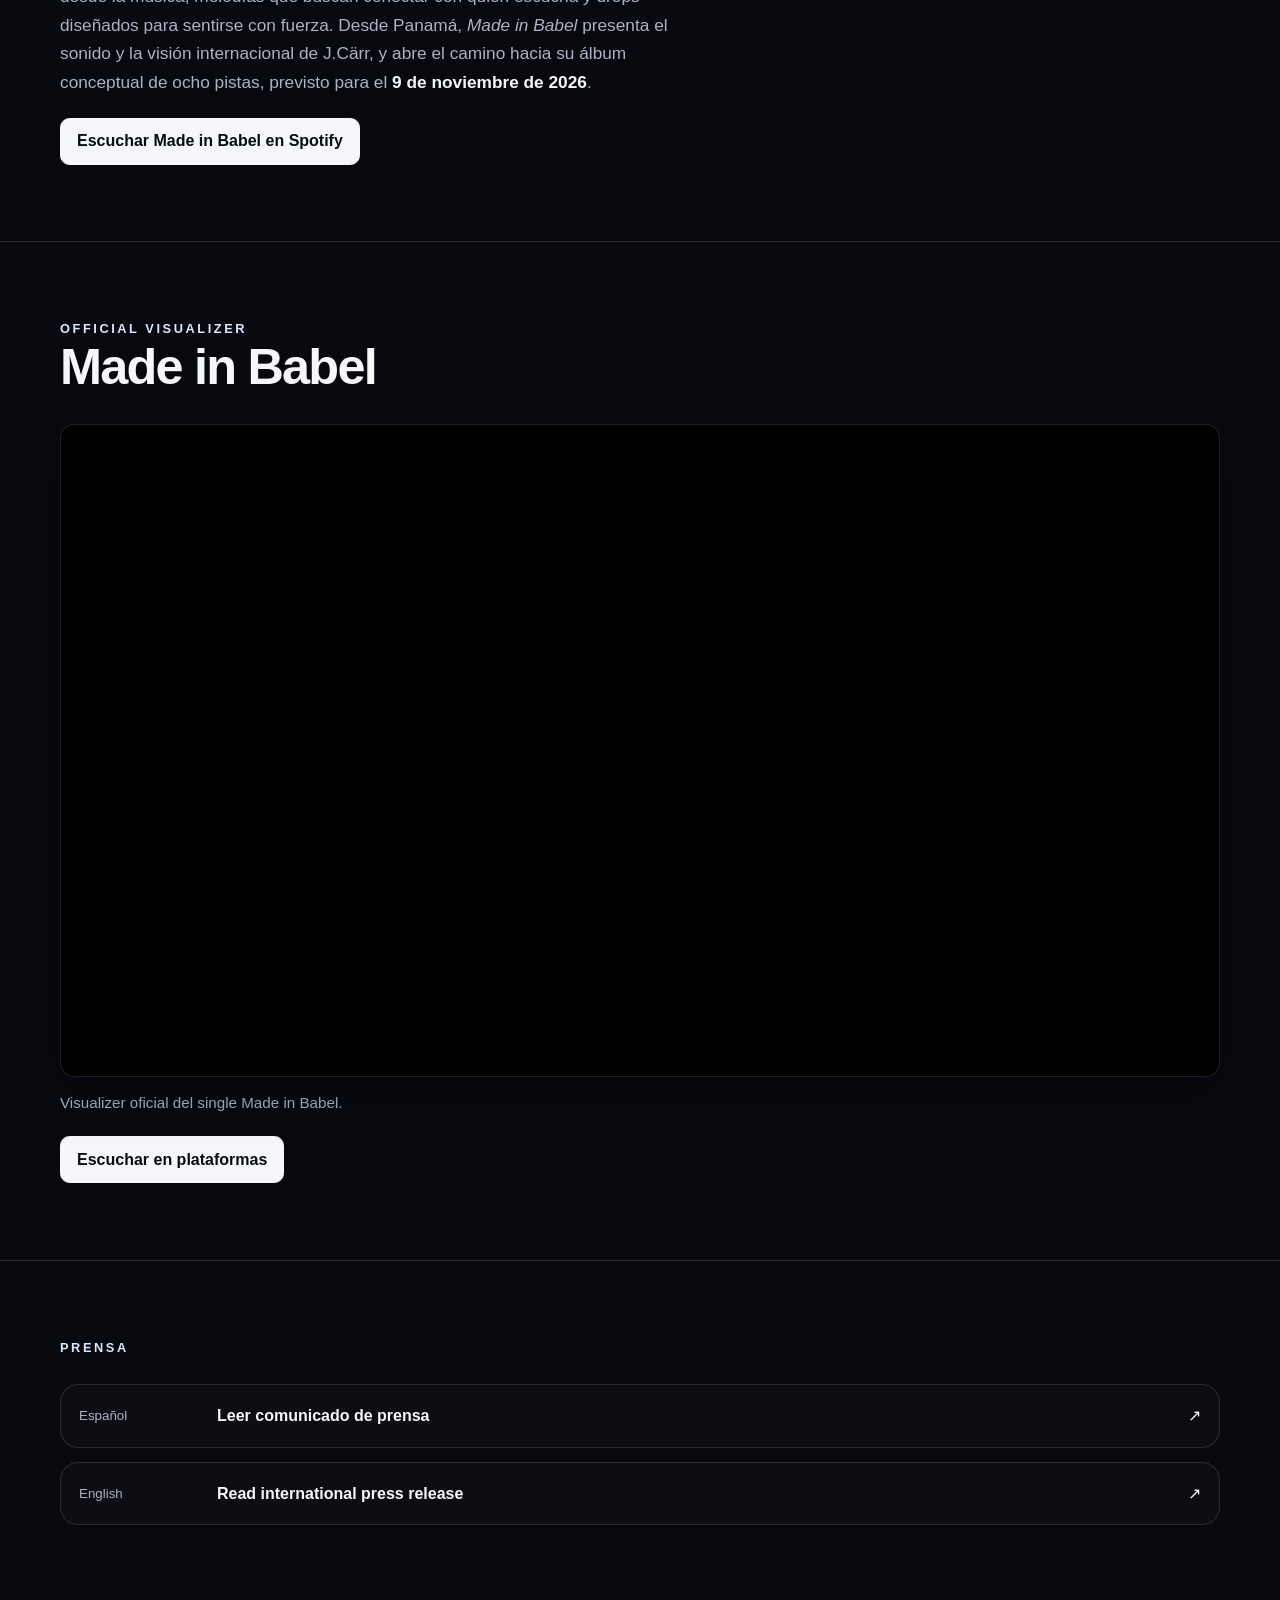
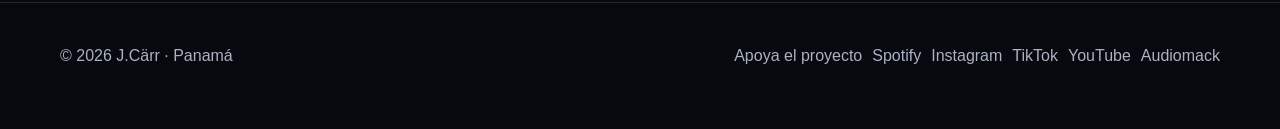
<file: made-in-babel-single.html>
<!doctype html><html lang="es"><head><meta charset="utf-8"><meta name="viewport" content="width=device-width,initial-scale=1"><title>Made in Babel — J.Cärr | Single Christian EDM en 7 idiomas</title><meta name="description" content="Escucha “Made in Babel” de J.Cärr, single de Christian EDM, Future Bass y Dubstep con voces en 7 idiomas, lanzado el 5 de octubre de 2026."><link rel="canonical" href="https://jcarr009.com/made-in-babel-single.html"><meta property="og:type" content="music.song"><meta property="og:title" content="Made in Babel — J.Cärr | Single Christian EDM en 7 idiomas"><meta property="og:description" content="Single de J.Cärr que combina Christian EDM, Future Bass y Dubstep con voces en siete idiomas. Disponible desde el 5 de octubre de 2026."><meta property="og:url" content="https://jcarr009.com/made-in-babel-single.html"><meta property="og:image" content="https://jcarr009.com/assets/made-in-babel.jpg"><meta name="twitter:card" content="summary_large_image"><script type="application/ld+json">{"@context":"https://schema.org","@graph":[{"@type":"WebPage","@id":"https://jcarr009.com/made-in-babel-single.html#page","url":"https://jcarr009.com/made-in-babel-single.html","name":"Made in Babel — Single de J.Cärr","inLanguage":"es","isPartOf":{"@id":"https://jcarr009.com/#website"},"about":{"@id":"https://jcarr009.com/made-in-babel-single.html#single"}},{"@type":"MusicRecording","@id":"https://jcarr009.com/made-in-babel-single.html#single","name":"Made in Babel","byArtist":{"@id":"https://jcarr009.com/#artist"},"datePublished":"2026-10-05","genre":["Christian EDM","Future Bass","Dubstep"],"url":"https://share.amuse.io/track/j-carr-made-in-babel","image":"https://jcarr009.com/assets/made-in-babel.jpg"},{"@type":"VideoObject","name":"J.Cärr – Made in Babel (Official Visualizer)","description":"Visualizer oficial del single Made in Babel de J.Cärr.","thumbnailUrl":"https://i.ytimg.com/vi/s82QXm6hMTY/maxresdefault.jpg","uploadDate":"2026-10-05T19:00:00-05:00","embedUrl":"https://www.youtube.com/embed/s82QXm6hMTY","creator":{"@type":"Person","@id":"https://jcarr009.com/#artist","name":"J.Cärr","url":"https://jcarr009.com/"}},{"@type":"BreadcrumbList","itemListElement":[{"@type":"ListItem","position":1,"name":"Inicio","item":"https://jcarr009.com/"},{"@type":"ListItem","position":2,"name":"Música","item":"https://jcarr009.com/music.html"},{"@type":"ListItem","position":3,"name":"Made in Babel — Single","item":"https://jcarr009.com/made-in-babel-single.html"}]}]}</script><link rel="stylesheet" href="styles.css"><link rel="icon" href="assets/logo.webp"><script src="home-motion.js" defer></script></head><body><nav class="nav"><div class="container nav-inner"><a class="brand" href="/"><img src="assets/logo.webp" alt="Logo de J.Cärr"></a><div class="nav-links"><a href="/">Inicio</a><a href="music.html">Música</a><a href="made-in-babel.html">Made in Babel</a><a href="about.html">Bio</a><a href="press.html">Prensa / EPK</a><a href="apoyar.html">Apoya el proyecto</a><a href="contact.html">Booking</a></div><a class="btn" href="https://share.amuse.io/artist/j-carr" target="_blank" rel="noopener">Escuchar</a></div></nav><main><header class="page-hero"><div class="container"><div class="eyebrow">Single · 5 octubre 2026</div><h1>Made in Babel</h1><p class="lead">Christian EDM, Future Bass y Dubstep con voces y vocal chops en siete idiomas.</p><div class="actions"><a class="btn primary" href="https://open.spotify.com/track/2uu1MIclLi6mWo5TV7Wfx6" target="_blank" rel="noopener">Escuchar en Spotify</a><a class="btn" href="made-in-babel.html">Explorar álbum</a></div></div></header><section class="section"><div class="container grid-2"><div class="release-card"><img src="assets/made-in-babel.jpg" alt="Portada del single Made in Babel de J.Cärr"></div><div><div class="eyebrow">Single punta de lanza</div><h2>Siete idiomas. Una sola identidad.</h2><p class="prose"><strong>Made in Babel</strong> presenta el universo del álbum homónimo a través de inglés, español, japonés, hindi, portugués, coreano y francés. La producción combina melodías emocionales de Future Bass con drops de Dubstep y una identidad abiertamente Christian EDM.</p><p class="prose">El single funciona como puerta de entrada al concepto de <strong>Made in Babel</strong>, álbum de ocho pistas que se estrena el 9 de noviembre de 2026.</p></div></div></section><section class="section"><div class="container"><div class="eyebrow">El sonido de Made in Babel</div><h2>Melodías que conectan. Drops que impactan.</h2><p class="prose"><strong>Made in Babel</strong> combina la sensibilidad melódica del <strong>Future Bass</strong> con la fuerza de los drops de <strong>Dubstep</strong>. Los pasajes emotivos y los momentos de mayor intensidad crean un contraste que define la propuesta de J.Cärr: música electrónica pensada para transmitir emoción sin perder energía ni personalidad.</p><p class="prose">Las voces y los vocal chops recorren <strong>inglés, español, japonés, hindi, portugués, coreano y francés</strong>. Cada idioma aporta una textura distinta, pero todos forman parte de una misma canción. En lugar de separar las lenguas, la producción las reúne dentro de un concepto inspirado en Babel, donde la diversidad se convierte en un recurso creativo y musical.</p><p class="prose">La identidad de <strong>Christian EDM</strong> atraviesa esta etapa del proyecto: fe expresada desde la música, melodías que buscan conectar con quien escucha y drops diseñados para sentirse con fuerza. Desde Panamá, <em>Made in Babel</em> presenta el sonido y la visión internacional de J.Cärr, y abre el camino hacia su álbum conceptual de ocho pistas, previsto para el <strong>9 de noviembre de 2026</strong>.</p><div class="actions"><a class="btn primary" href="https://open.spotify.com/track/2uu1MIclLi6mWo5TV7Wfx6" target="_blank" rel="noopener">Escuchar Made in Babel en Spotify</a></div></div></section><section class="section"><div class="container"><div class="eyebrow">Official Visualizer</div><h2>Made in Babel</h2><div class="video-block"><div class="video-shell"><iframe src="https://www.youtube-nocookie.com/embed/s82QXm6hMTY" title="J.Cärr – Made in Babel (Official Visualizer)" loading="lazy" allow="accelerometer; autoplay; clipboard-write; encrypted-media; gyroscope; picture-in-picture; web-share" allowfullscreen></iframe></div><p class="video-caption">Visualizer oficial del single Made in Babel.</p></div><div class="actions"><a class="btn primary" href="https://share.amuse.io/track/j-carr-made-in-babel" target="_blank" rel="noopener">Escuchar en plataformas</a></div></div></section><section class="section"><div class="container"><div class="eyebrow">Prensa</div><div class="press-list"><a class="press-item" href="https://www.pressnoise.com/pressrelease/j-carr-estrena-made-in-babel-una-propuesta-de-christian-edm-construida-en-siete-idiomas/" target="_blank" rel="noopener"><small>Español</small><strong>Leer comunicado de prensa</strong><span>↗</span></a><a class="press-item" href="https://www.pressnoise.com/pressrelease/panamanian-producer-j-carr-releases-made-in-babel-a-christian-edm-single-built-across-seven-languages/" target="_blank" rel="noopener"><small>English</small><strong>Read international press release</strong><span>↗</span></a></div></div></section></main><footer class="footer"><div class="container footer-inner"><div>© <span data-year></span> J.Cärr · Panamá</div><div class="socials"><a href="apoyar.html">Apoya el proyecto</a><a href="https://open.spotify.com/intl-es/artist/58DHUURGlAamkAyfkEyLeY" target="_blank" rel="noopener">Spotify</a><a href="https://www.instagram.com/jcarr009/" target="_blank" rel="noopener">Instagram</a><a href="https://www.tiktok.com/@jcarr009" target="_blank" rel="noopener">TikTok</a><a href="https://www.youtube.com/c/JC%C3%A4rr" target="_blank" rel="noopener">YouTube</a><a href="https://audiomack.com/jcarr009" target="_blank" rel="noopener">Audiomack</a></div></div></footer><script src="script.js"></script></body></html>
</file>
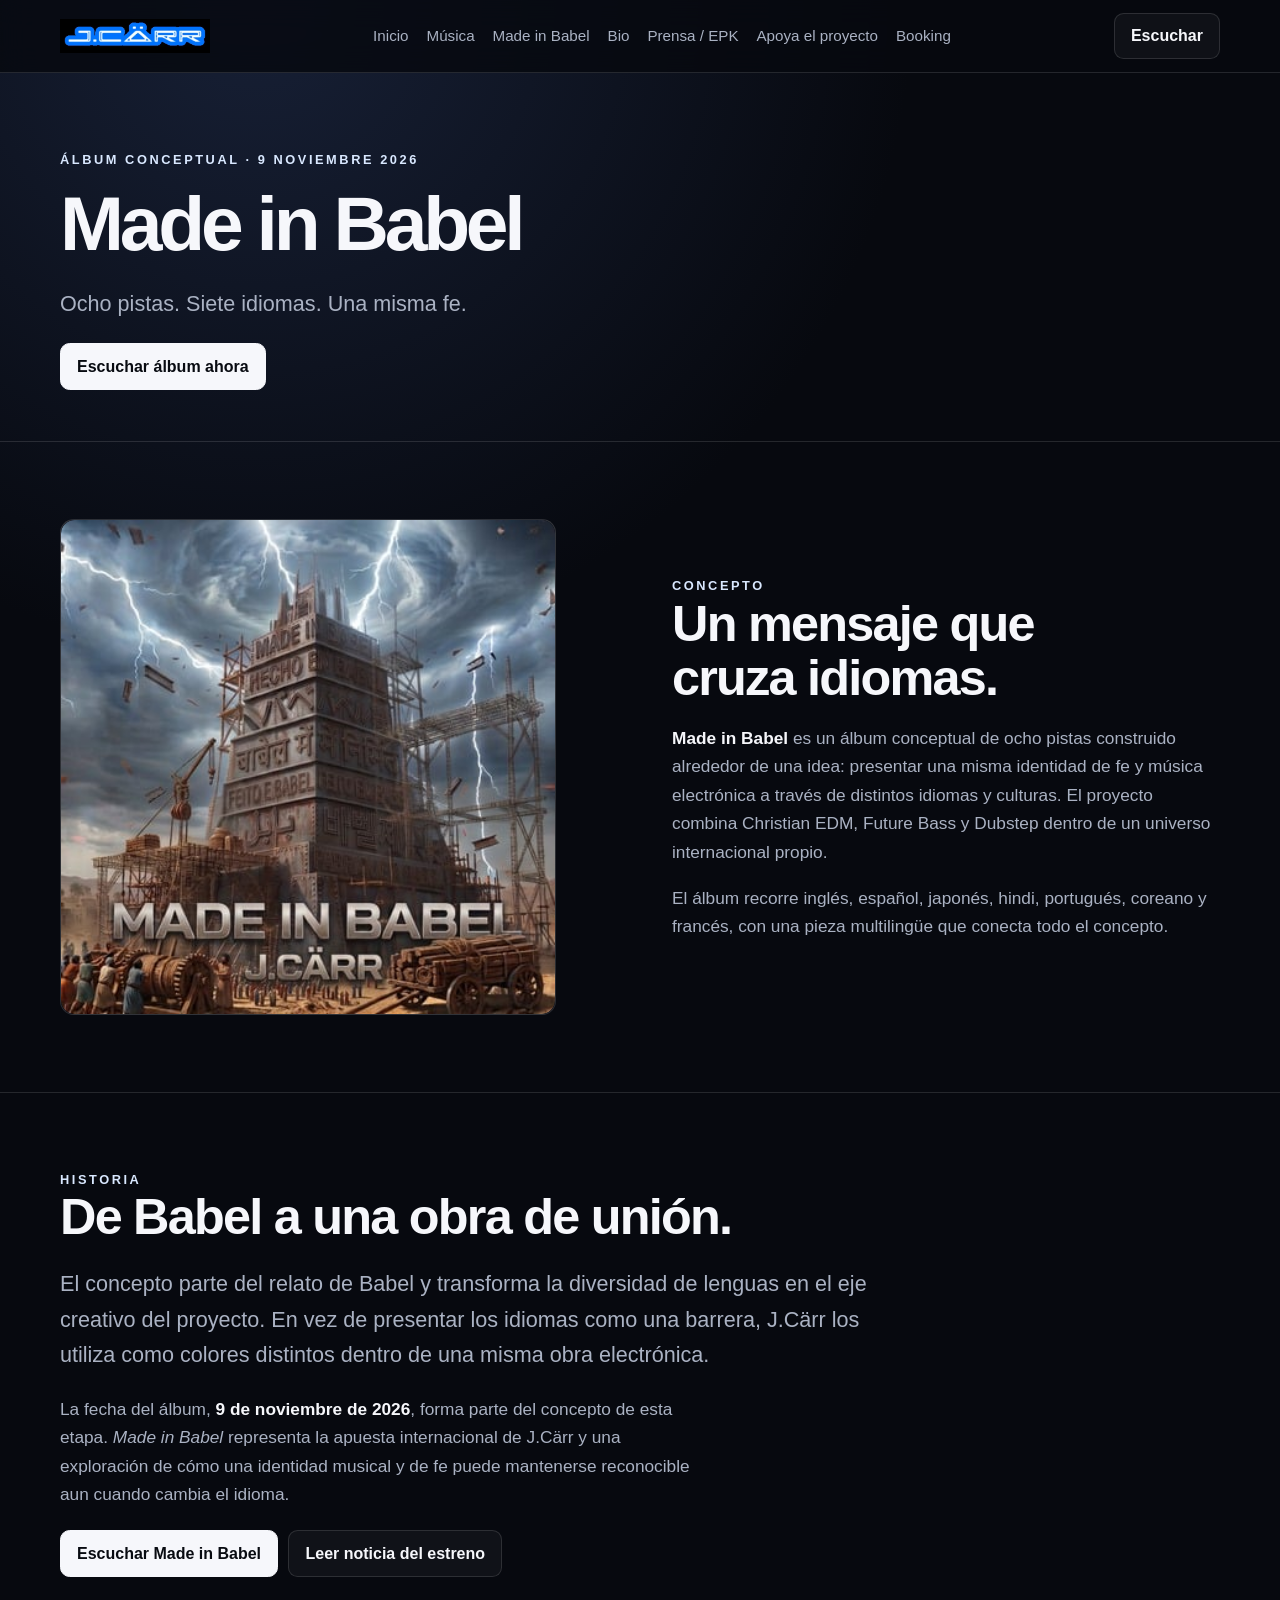
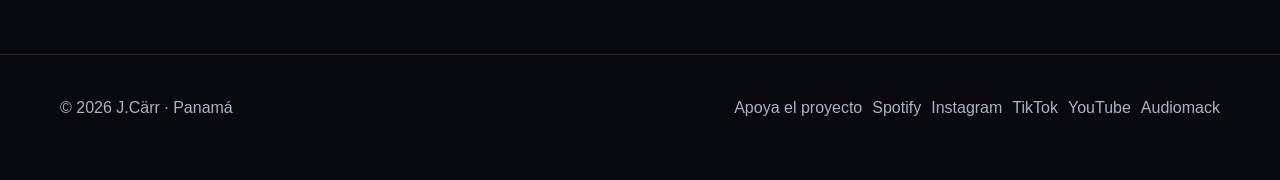
<file: made-in-babel.html>
<!doctype html><html lang="es"><head><meta charset="utf-8"><meta name="viewport" content="width=device-width,initial-scale=1"><title>Made in Babel — J.Cärr | Álbum Christian EDM multilingüe</title><meta name="description" content="Made in Babel, álbum conceptual de J.Cärr: 8 pistas de Christian EDM, Future Bass y Dubstep inspiradas en Babel. Disponible desde el 9 de noviembre de 2026."><link rel="canonical" href="https://jcarr009.com/made-in-babel.html"><meta property="og:type" content="music.album"><meta property="og:title" content="Made in Babel — J.Cärr | Álbum Christian EDM multilingüe"><meta property="og:description" content="Álbum conceptual de 8 pistas de J.Cärr inspirado en Babel. Christian EDM, Future Bass y Dubstep. Disponible desde el 9 de noviembre de 2026."><meta property="og:url" content="https://jcarr009.com/made-in-babel.html"><meta property="og:image" content="https://jcarr009.com/assets/made-in-babel.jpg"><meta name="twitter:card" content="summary_large_image"><script type="application/ld+json">{"@context":"https://schema.org","@graph":[{"@type":"WebPage","@id":"https://jcarr009.com/made-in-babel.html#page","url":"https://jcarr009.com/made-in-babel.html","name":"Made in Babel — Álbum de J.Cärr","inLanguage":"es","isPartOf":{"@id":"https://jcarr009.com/#website"},"about":{"@id":"https://jcarr009.com/made-in-babel.html#album"}},{"@type":"MusicAlbum","@id":"https://jcarr009.com/made-in-babel.html#album","name":"Made in Babel","byArtist":{"@id":"https://jcarr009.com/#artist"},"datePublished":"2026-11-09","numTracks":8,"genre":["Christian EDM","Future Bass","Dubstep"],"url":"https://jcarr009.com/escuchar/made-in-babel","image":"https://jcarr009.com/assets/made-in-babel.jpg"},{"@type":"BreadcrumbList","itemListElement":[{"@type":"ListItem","position":1,"name":"Inicio","item":"https://jcarr009.com/"},{"@type":"ListItem","position":2,"name":"Música","item":"https://jcarr009.com/music.html"},{"@type":"ListItem","position":3,"name":"Made in Babel — Álbum","item":"https://jcarr009.com/made-in-babel.html"}]}]}</script><link rel="stylesheet" href="styles.css"><link rel="icon" href="assets/logo.webp"><script src="home-motion.js" defer></script></head><body><nav class="nav"><div class="container nav-inner"><a class="brand" href="/"><img src="assets/logo.webp" alt="Logo de J.Cärr"></a><div class="nav-links"><a href="/">Inicio</a><a href="music.html">Música</a><a href="made-in-babel.html">Made in Babel</a><a href="about.html">Bio</a><a href="press.html">Prensa / EPK</a><a href="apoyar.html">Apoya el proyecto</a><a href="contact.html">Booking</a></div><a class="btn" href="https://share.amuse.io/artist/j-carr" target="_blank" rel="noopener">Escuchar</a></div></nav><main><header class="page-hero"><div class="container"><div class="eyebrow">Álbum conceptual · 9 noviembre 2026</div><h1>Made in Babel</h1><p class="lead">Ocho pistas. Siete idiomas. Una misma fe.</p><div class="actions"><a class="btn primary" href="/escuchar/made-in-babel">Escuchar álbum ahora</a></div></div></header><section class="section"><div class="container grid-2"><div class="release-card"><img src="assets/made-in-babel.jpg" alt="Portada del álbum Made in Babel de J.Cärr"></div><div><div class="eyebrow">Concepto</div><h2>Un mensaje que cruza idiomas.</h2><p class="prose"><strong>Made in Babel</strong> es un álbum conceptual de ocho pistas construido alrededor de una idea: presentar una misma identidad de fe y música electrónica a través de distintos idiomas y culturas. El proyecto combina Christian EDM, Future Bass y Dubstep dentro de un universo internacional propio.</p><p class="prose">El álbum recorre inglés, español, japonés, hindi, portugués, coreano y francés, con una pieza multilingüe que conecta todo el concepto.</p></div></div></section><section class="section"><div class="container"><div class="eyebrow">Historia</div><h2>De Babel a una obra de unión.</h2><p class="lead">El concepto parte del relato de Babel y transforma la diversidad de lenguas en el eje creativo del proyecto. En vez de presentar los idiomas como una barrera, J.Cärr los utiliza como colores distintos dentro de una misma obra electrónica.</p><p class="prose">La fecha del álbum, <strong>9 de noviembre de 2026</strong>, forma parte del concepto de esta etapa. <em>Made in Babel</em> representa la apuesta internacional de J.Cärr y una exploración de cómo una identidad musical y de fe puede mantenerse reconocible aun cuando cambia el idioma.</p><div class="actions"><a class="btn primary" href="/escuchar/made-in-babel">Escuchar Made in Babel</a><a class="btn" href="noticias-made-in-babel-estreno-2026.html">Leer noticia del estreno</a></div></div></section></main><footer class="footer"><div class="container footer-inner"><div>© <span data-year></span> J.Cärr · Panamá</div><div class="socials"><a href="apoyar.html">Apoya el proyecto</a><a href="https://open.spotify.com/intl-es/artist/58DHUURGlAamkAyfkEyLeY" target="_blank" rel="noopener">Spotify</a><a href="https://www.instagram.com/jcarr009/" target="_blank" rel="noopener">Instagram</a><a href="https://www.tiktok.com/@jcarr009" target="_blank" rel="noopener">TikTok</a><a href="https://www.youtube.com/c/JC%C3%A4rr" target="_blank" rel="noopener">YouTube</a><a href="https://audiomack.com/jcarr009" target="_blank" rel="noopener">Audiomack</a></div></div></footer><script src="script.js"></script></body></html>
</file>
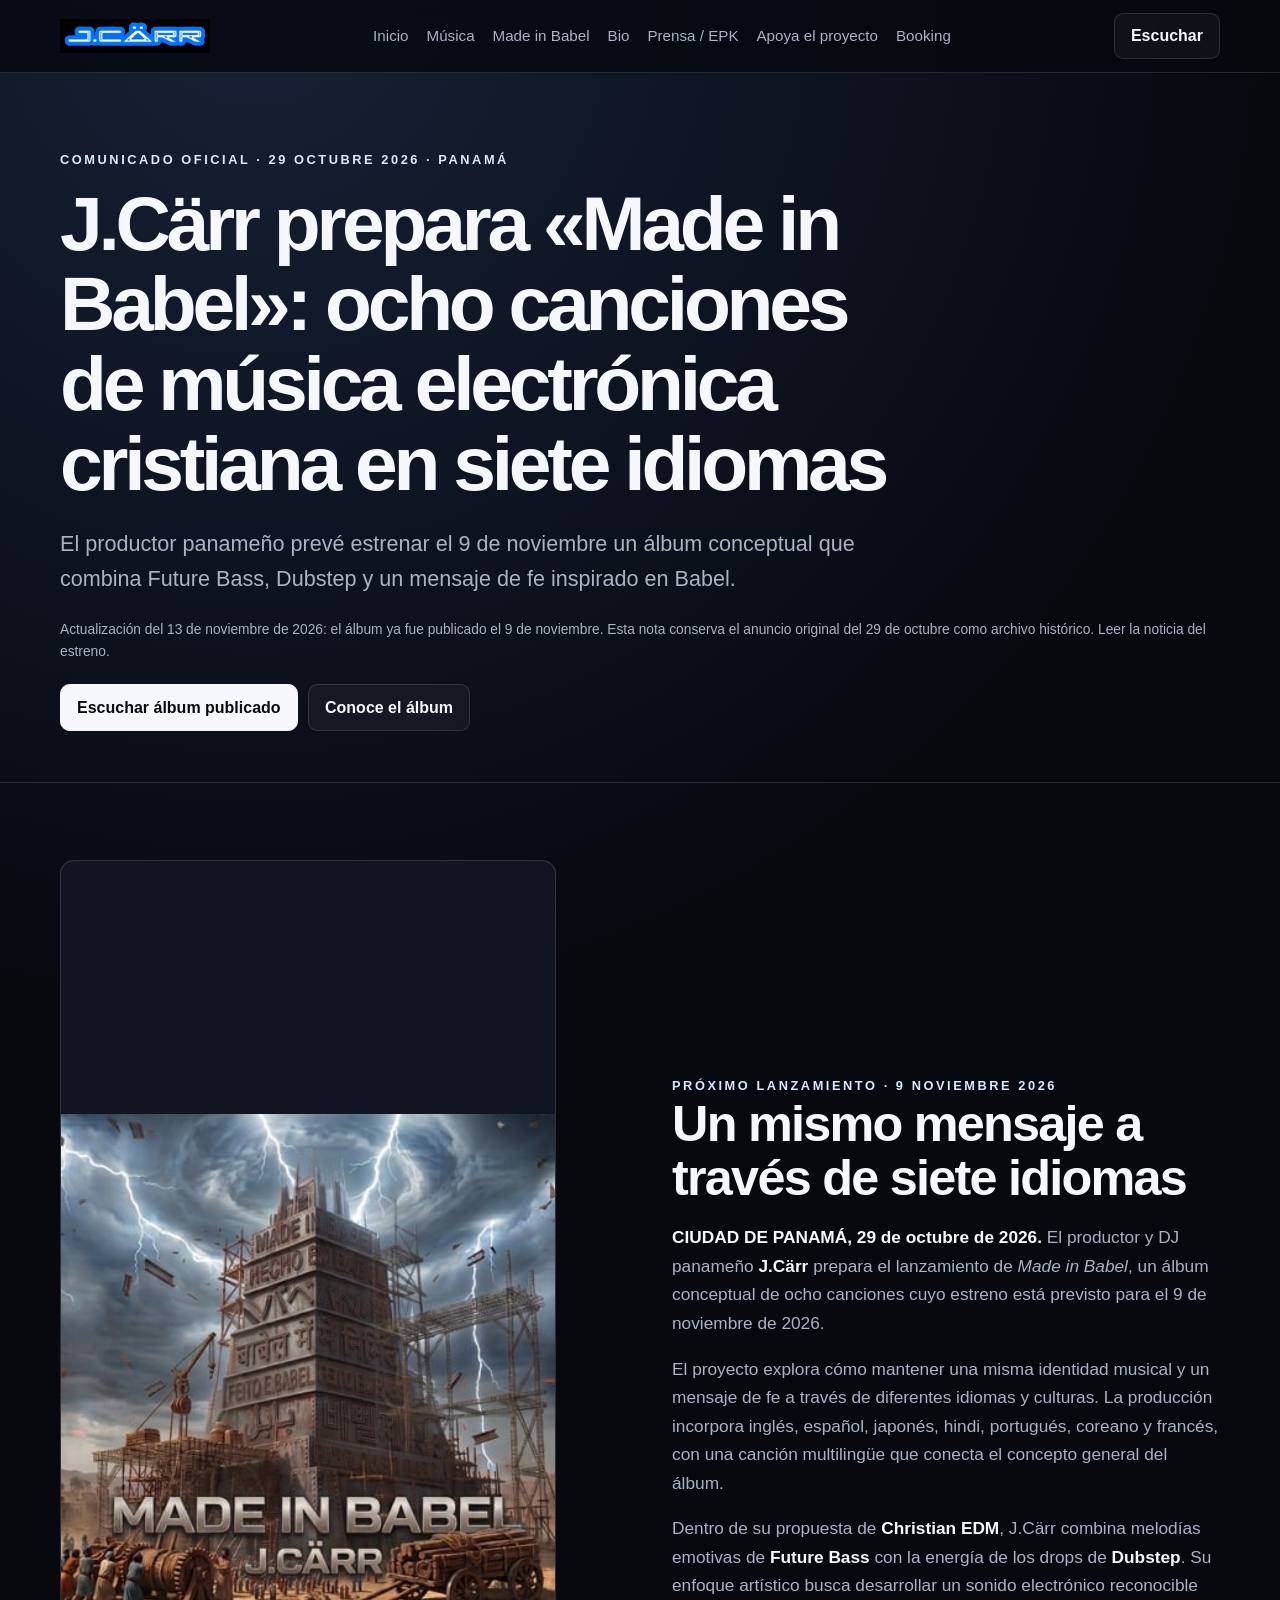
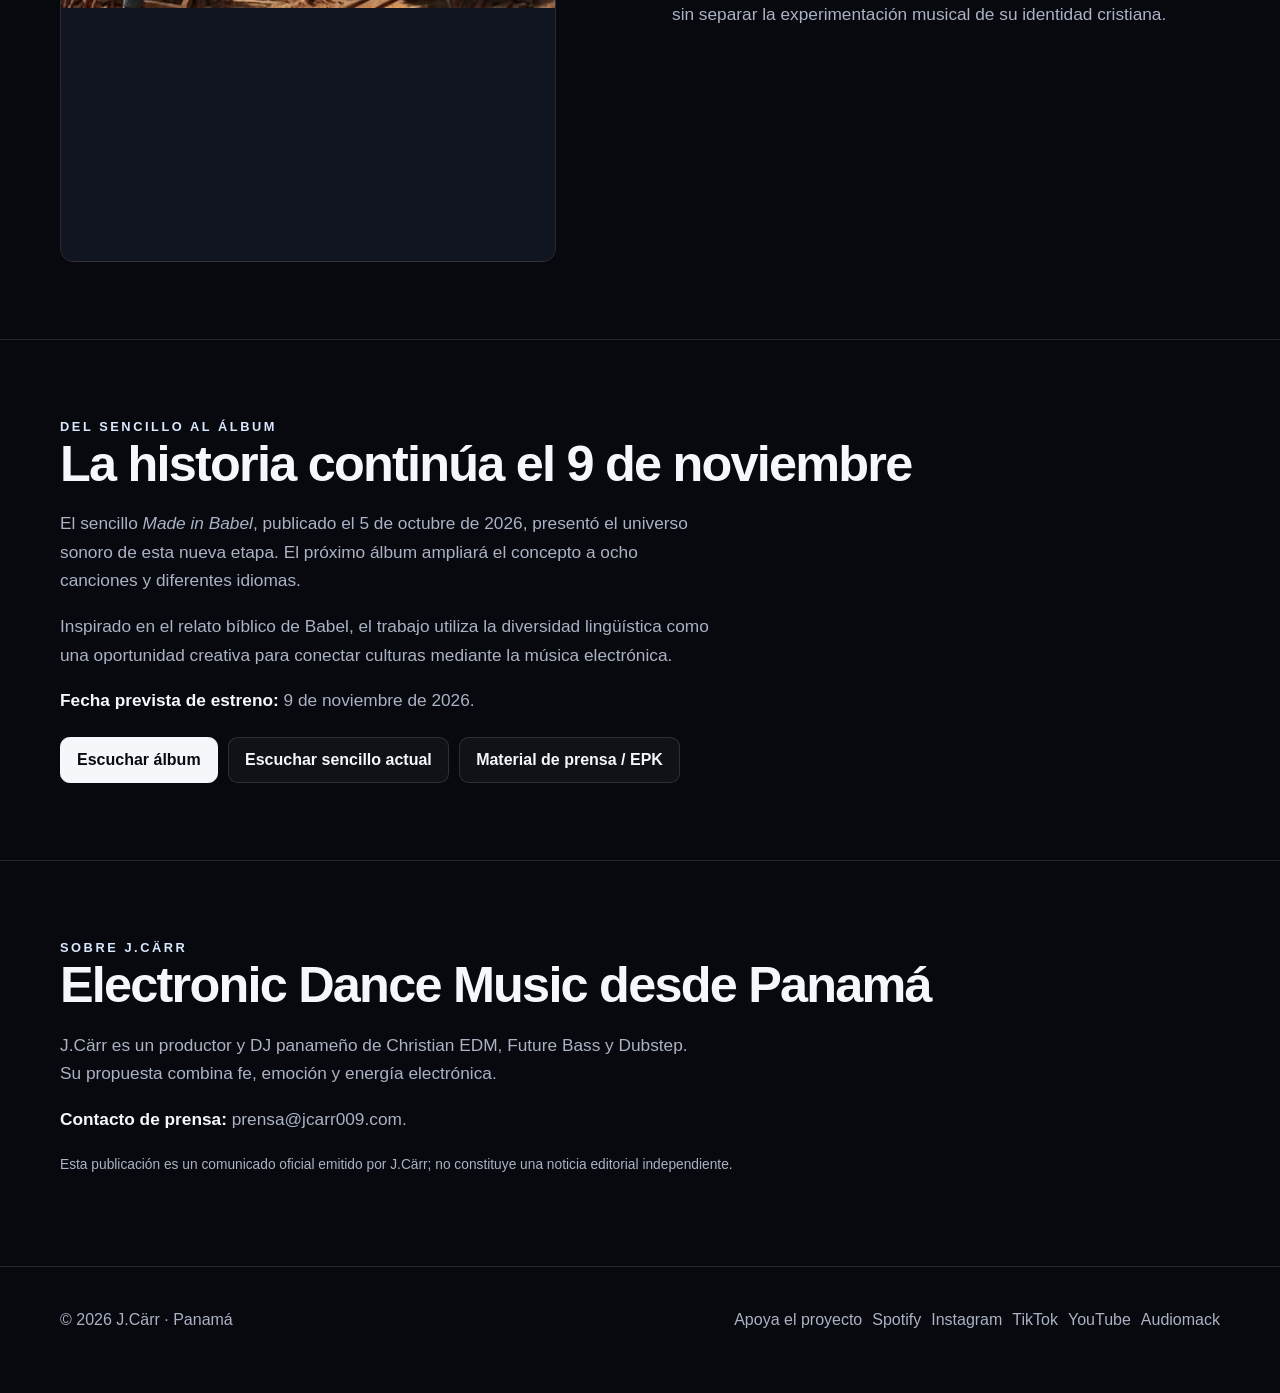
<file: noticias-made-in-babel-album-2026.html>
<!doctype html>
<html lang="es">
<head>
<meta charset="utf-8">
<meta name="viewport" content="width=device-width,initial-scale=1">
<title>J.Cärr anuncia Made in Babel: álbum en 7 idiomas | Prensa</title>
<meta name="description" content="J.Cärr prepara Made in Babel, álbum de 8 canciones de Christian EDM, Future Bass y Dubstep en 7 idiomas. Estreno previsto el 9 de noviembre de 2026.">
<link rel="canonical" href="https://jcarr009.com/noticias-made-in-babel-album-2026.html">
<meta property="og:type" content="article">
<meta property="og:title" content="J.Cärr prepara Made in Babel: ocho canciones de electrónica cristiana en siete idiomas">
<meta property="og:description" content="Comunicado oficial: el productor panameño prepara para el 9 de noviembre un álbum conceptual de Christian EDM con siete idiomas.">
<meta property="og:url" content="https://jcarr009.com/noticias-made-in-babel-album-2026.html">
<meta property="og:image" content="https://jcarr009.com/assets/made-in-babel.jpg">
<meta property="article:published_time" content="2026-10-29">
<meta name="twitter:card" content="summary_large_image">
<script type="application/ld+json">{"@context":"https://schema.org","@graph":[{"@type":"Article","@id":"https://jcarr009.com/noticias-made-in-babel-album-2026.html#article","headline":"J.Cärr prepara Made in Babel: ocho canciones de electrónica cristiana en siete idiomas","description":"Comunicado oficial de J.Cärr sobre su próximo álbum Made in Babel, previsto para el 9 de noviembre de 2026.","datePublished":"2026-10-29","dateModified":"2026-10-29","inLanguage":"es","articleSection":"Comunicado oficial","image":["https://jcarr009.com/assets/made-in-babel.jpg"],"author":{"@type":"Person","@id":"https://jcarr009.com/#artist","name":"J.Cärr"},"publisher":{"@type":"Person","@id":"https://jcarr009.com/#artist","name":"J.Cärr"},"mainEntityOfPage":{"@type":"WebPage","@id":"https://jcarr009.com/noticias-made-in-babel-album-2026.html"},"isPartOf":{"@id":"https://jcarr009.com/#website"}},{"@type":"BreadcrumbList","itemListElement":[{"@type":"ListItem","position":1,"name":"Inicio","item":"https://jcarr009.com/"},{"@type":"ListItem","position":2,"name":"Prensa","item":"https://jcarr009.com/press.html"},{"@type":"ListItem","position":3,"name":"Comunicado Made in Babel","item":"https://jcarr009.com/noticias-made-in-babel-album-2026.html"}]}]}</script>
<link rel="stylesheet" href="styles.css">
<link rel="icon" href="assets/logo.webp">
<script src="home-motion.js" defer></script></head>
<body>
<nav class="nav"><div class="container nav-inner"><a class="brand" href="index.html"><img src="assets/logo.webp" alt="Logo de J.Cärr"></a><div class="nav-links"><a href="index.html">Inicio</a><a href="music.html">Música</a><a href="made-in-babel.html">Made in Babel</a><a href="about.html">Bio</a><a href="press.html">Prensa / EPK</a><a href="apoyar.html">Apoya el proyecto</a><a href="contact.html">Booking</a></div><a class="btn" href="https://share.amuse.io/artist/j-carr" target="_blank" rel="noopener">Escuchar</a></div></nav>
<main>
<header class="page-hero"><div class="container"><div class="eyebrow">Comunicado oficial · 29 octubre 2026 · Panamá</div><h1>J.Cärr prepara «Made in Babel»: ocho canciones de música electrónica cristiana en siete idiomas</h1><p class="lead">El productor panameño prevé estrenar el 9 de noviembre un álbum conceptual que combina Future Bass, Dubstep y un mensaje de fe inspirado en Babel.</p><p class="notice">Actualización del 13 de noviembre de 2026: el álbum ya fue publicado el 9 de noviembre. Esta nota conserva el anuncio original del 29 de octubre como archivo histórico. <a href="noticias-made-in-babel-estreno-2026.html">Leer la noticia del estreno</a>.</p><div class="actions"><a class="btn primary" href="/escuchar/made-in-babel">Escuchar álbum publicado</a><a class="btn" href="made-in-babel.html">Conoce el álbum</a></div></div></header>
<section class="section"><div class="container grid-2"><div class="release-card"><img src="assets/made-in-babel.jpg" alt="Portada oficial del álbum Made in Babel de J.Cärr" width="1000" height="1000"></div><div><div class="eyebrow">Próximo lanzamiento · 9 noviembre 2026</div><h2>Un mismo mensaje a través de siete idiomas</h2><p class="prose"><strong>CIUDAD DE PANAMÁ, 29 de octubre de 2026.</strong> El productor y DJ panameño <strong>J.Cärr</strong> prepara el lanzamiento de <em>Made in Babel</em>, un álbum conceptual de ocho canciones cuyo estreno está previsto para el 9 de noviembre de 2026.</p><p class="prose">El proyecto explora cómo mantener una misma identidad musical y un mensaje de fe a través de diferentes idiomas y culturas. La producción incorpora inglés, español, japonés, hindi, portugués, coreano y francés, con una canción multilingüe que conecta el concepto general del álbum.</p><p class="prose">Dentro de su propuesta de <strong>Christian EDM</strong>, J.Cärr combina melodías emotivas de <strong>Future Bass</strong> con la energía de los drops de <strong>Dubstep</strong>. Su enfoque artístico busca desarrollar un sonido electrónico reconocible sin separar la experimentación musical de su identidad cristiana.</p></div></div></section>
<section class="section"><div class="container"><div class="eyebrow">Del sencillo al álbum</div><h2>La historia continúa el 9 de noviembre</h2><p class="prose">El sencillo <em>Made in Babel</em>, publicado el 5 de octubre de 2026, presentó el universo sonoro de esta nueva etapa. El próximo álbum ampliará el concepto a ocho canciones y diferentes idiomas.</p><p class="prose">Inspirado en el relato bíblico de Babel, el trabajo utiliza la diversidad lingüística como una oportunidad creativa para conectar culturas mediante la música electrónica.</p><p class="prose"><strong>Fecha prevista de estreno:</strong> 9 de noviembre de 2026.</p><div class="actions"><a class="btn primary" href="/escuchar/made-in-babel">Escuchar álbum</a><a class="btn" href="made-in-babel-single.html">Escuchar sencillo actual</a><a class="btn" href="press.html">Material de prensa / EPK</a></div></div></section>
<section class="section"><div class="container"><div class="eyebrow">Sobre J.Cärr</div><h2>Electronic Dance Music desde Panamá</h2><p class="prose">J.Cärr es un productor y DJ panameño de Christian EDM, Future Bass y Dubstep. Su propuesta combina fe, emoción y energía electrónica.</p><p class="prose"><strong>Contacto de prensa:</strong> <a href="mailto:prensa@jcarr009.com?subject=Prensa%20-%20Made%20in%20Babel">prensa@jcarr009.com</a>.</p><p class="notice">Esta publicación es un comunicado oficial emitido por J.Cärr; no constituye una noticia editorial independiente.</p></div></section>
</main>
<footer class="footer"><div class="container footer-inner"><div>© <span data-year></span> J.Cärr · Panamá</div><div class="socials"><a href="apoyar.html">Apoya el proyecto</a><a href="https://open.spotify.com/intl-es/artist/58DHUURGlAamkAyfkEyLeY" target="_blank" rel="noopener">Spotify</a><a href="https://www.instagram.com/jcarr009/" target="_blank" rel="noopener">Instagram</a><a href="https://www.tiktok.com/@jcarr009" target="_blank" rel="noopener">TikTok</a><a href="https://www.youtube.com/c/JC%C3%A4rr" target="_blank" rel="noopener">YouTube</a><a href="https://audiomack.com/jcarr009" target="_blank" rel="noopener">Audiomack</a></div></div></footer>
<script src="script.js"></script>
</body></html>
</file>
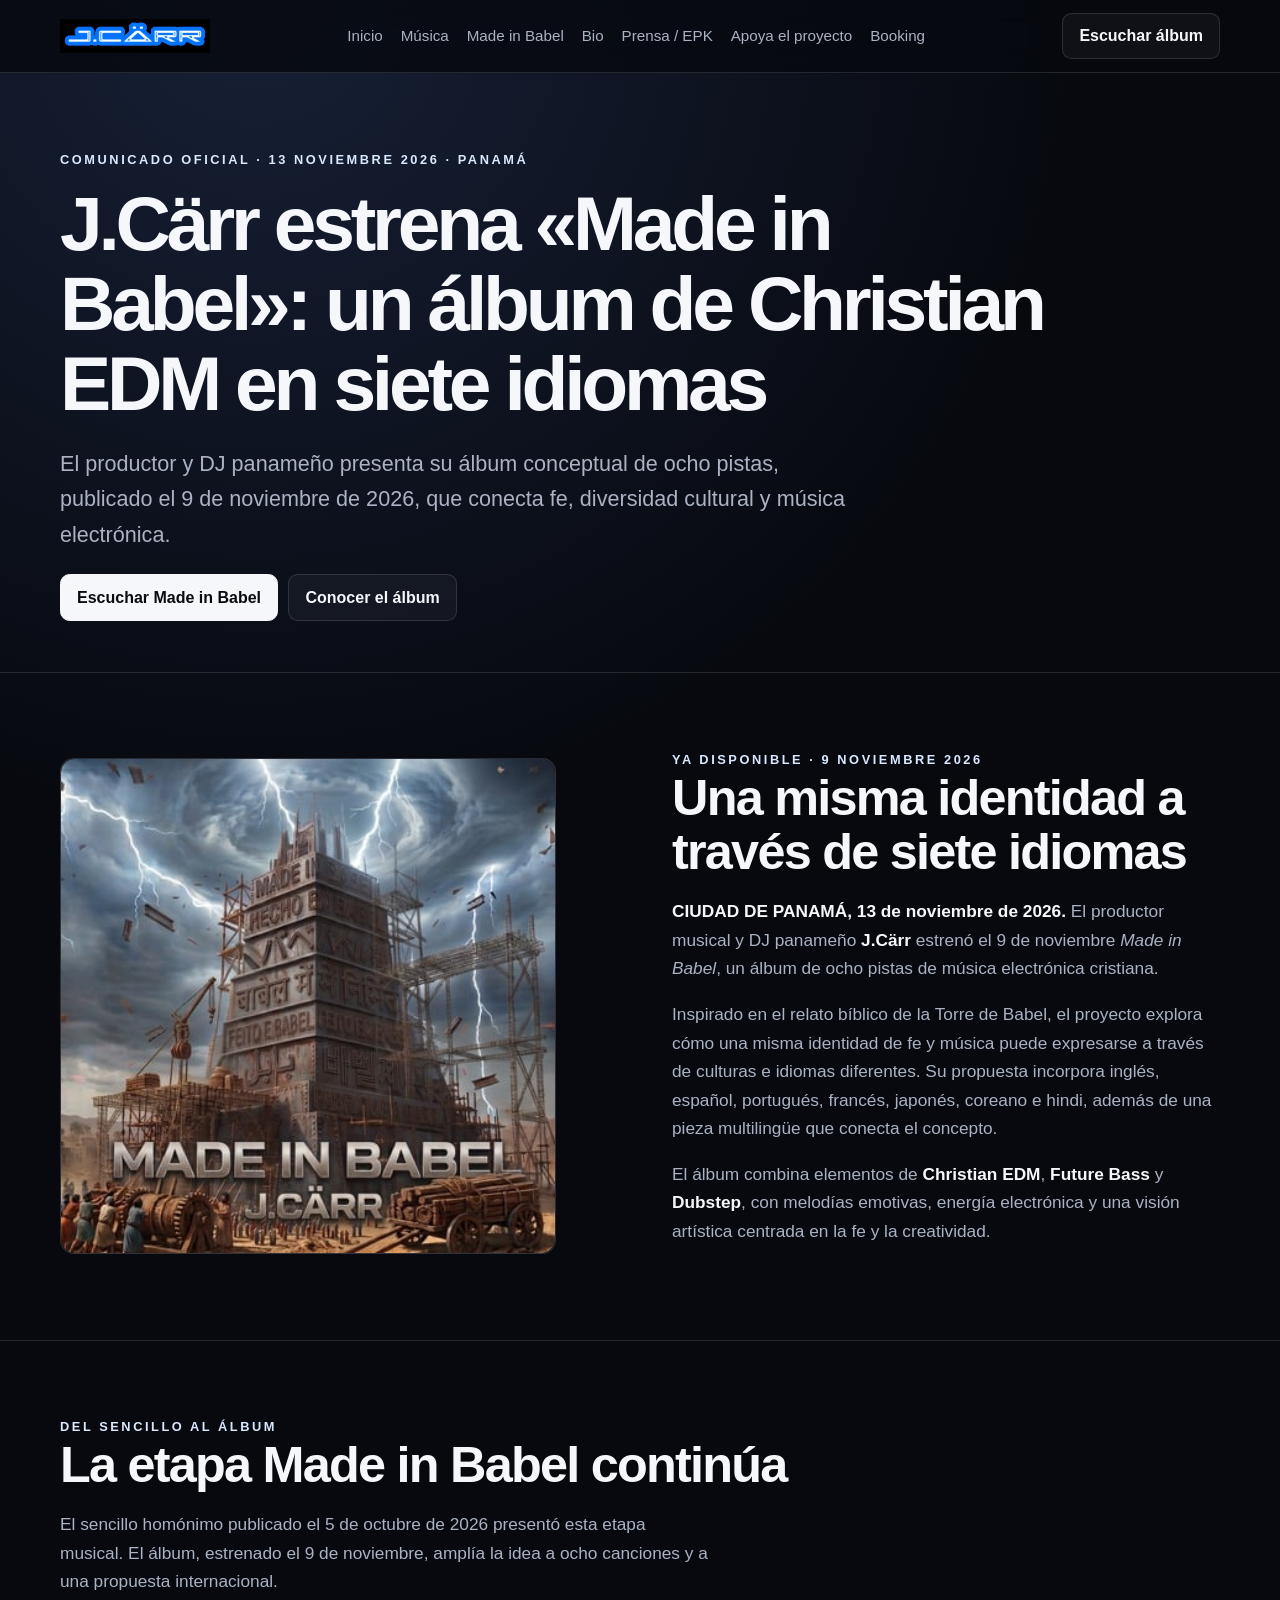
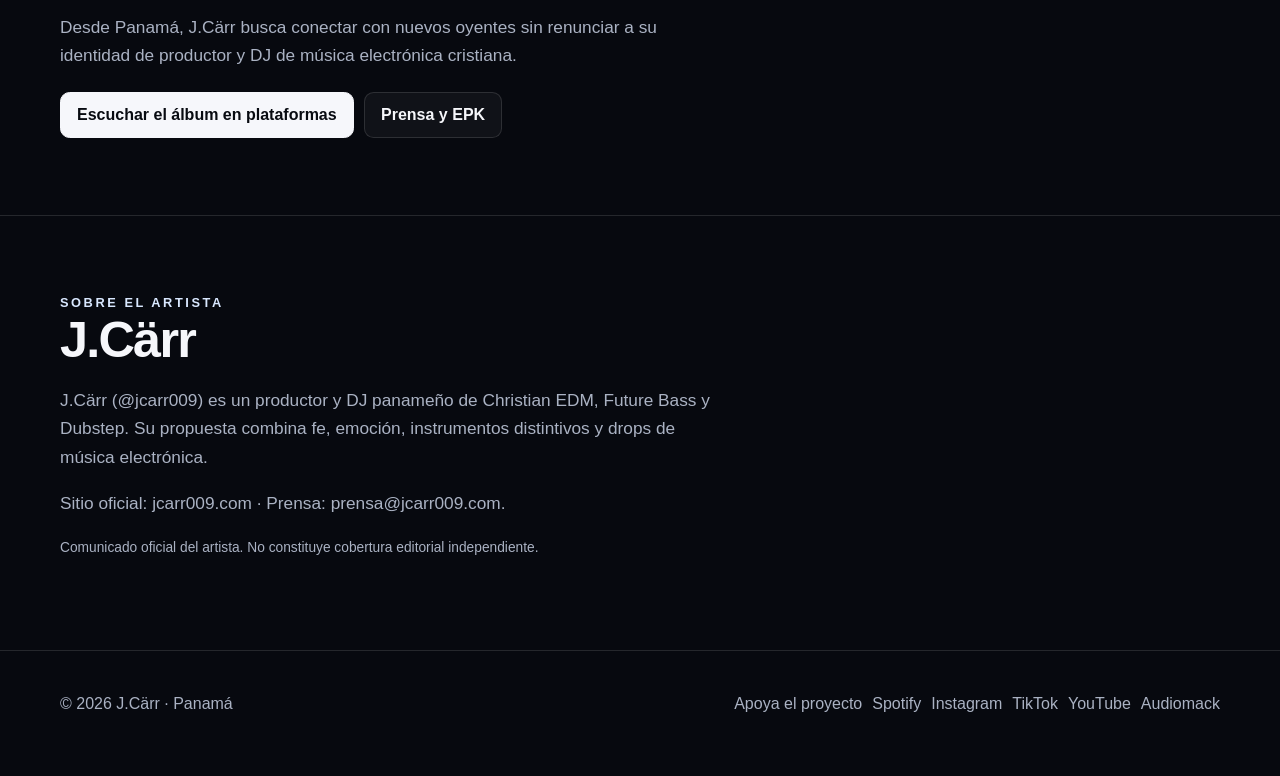
<file: noticias-made-in-babel-estreno-2026.html>
<!doctype html>
<html lang="es">
<head>
<meta charset="utf-8"><meta name="viewport" content="width=device-width,initial-scale=1">
<title>Made in Babel: J.Cärr estrena álbum Christian EDM</title>
<meta name="description" content="J.Cärr estrenó Made in Babel el 9 de noviembre de 2026: ocho pistas de Christian EDM, Future Bass y Dubstep en siete idiomas. Escucha el álbum.">
<link rel="canonical" href="https://jcarr009.com/noticias-made-in-babel-estreno-2026.html">
<meta property="og:type" content="article"><meta property="og:title" content="J.Cärr estrena Made in Babel: álbum Christian EDM en siete idiomas">
<meta property="og:description" content="El productor panameño J.Cärr publica Made in Babel: ocho pistas, siete idiomas y música electrónica cristiana. Álbum disponible desde el 9 de noviembre de 2026.">
<meta property="og:url" content="https://jcarr009.com/noticias-made-in-babel-estreno-2026.html">
<meta property="og:image" content="https://jcarr009.com/assets/made-in-babel.jpg">
<meta property="article:published_time" content="2026-11-13"><meta name="twitter:card" content="summary_large_image">
<script type="application/ld+json">{"@context":"https://schema.org","@graph":[{"@type":"NewsArticle","@id":"https://jcarr009.com/noticias-made-in-babel-estreno-2026.html#article","headline":"J.Cärr estrena Made in Babel: álbum Christian EDM en siete idiomas","description":"Comunicado oficial del estreno del álbum Made in Babel de J.Cärr, publicado el 9 de noviembre de 2026.","datePublished":"2026-11-13","dateModified":"2026-11-13","inLanguage":"es","image":["https://jcarr009.com/assets/made-in-babel.jpg"],"author":{"@id":"https://jcarr009.com/#artist"},"publisher":{"@id":"https://jcarr009.com/#artist"},"mainEntityOfPage":{"@id":"https://jcarr009.com/noticias-made-in-babel-estreno-2026.html"},"isPartOf":{"@id":"https://jcarr009.com/#website"}},{"@type":"BreadcrumbList","itemListElement":[{"@type":"ListItem","position":1,"name":"Inicio","item":"https://jcarr009.com/"},{"@type":"ListItem","position":2,"name":"Prensa / EPK","item":"https://jcarr009.com/press.html"},{"@type":"ListItem","position":3,"name":"Made in Babel — Estreno","item":"https://jcarr009.com/noticias-made-in-babel-estreno-2026.html"}]}]}</script>
<link rel="stylesheet" href="styles.css"><link rel="icon" href="assets/logo.webp">
<script src="home-motion.js" defer></script></head>
<body>
<nav class="nav"><div class="container nav-inner"><a class="brand" href="/"><img src="assets/logo.webp" alt="Logo de J.Cärr"></a><div class="nav-links"><a href="/">Inicio</a><a href="music.html">Música</a><a href="made-in-babel.html">Made in Babel</a><a href="about.html">Bio</a><a href="press.html">Prensa / EPK</a><a href="apoyar.html">Apoya el proyecto</a><a href="contact.html">Booking</a></div><a class="btn" href="/escuchar/made-in-babel">Escuchar álbum</a></div></nav>
<main>
<header class="page-hero"><div class="container"><div class="eyebrow">Comunicado oficial · 13 noviembre 2026 · Panamá</div><h1>J.Cärr estrena «Made in Babel»: un álbum de Christian EDM en siete idiomas</h1><p class="lead">El productor y DJ panameño presenta su álbum conceptual de ocho pistas, publicado el 9 de noviembre de 2026, que conecta fe, diversidad cultural y música electrónica.</p><div class="actions"><a class="btn primary" href="/escuchar/made-in-babel">Escuchar Made in Babel</a><a class="btn" href="made-in-babel.html">Conocer el álbum</a></div></div></header>
<section class="section"><div class="container grid-2"><div class="release-card"><img src="assets/made-in-babel.jpg" alt="Portada del álbum Made in Babel de J.Cärr"></div><div><div class="eyebrow">Ya disponible · 9 noviembre 2026</div><h2>Una misma identidad a través de siete idiomas</h2><p class="prose"><strong>CIUDAD DE PANAMÁ, 13 de noviembre de 2026.</strong> El productor musical y DJ panameño <strong>J.Cärr</strong> estrenó el 9 de noviembre <em>Made in Babel</em>, un álbum de ocho pistas de música electrónica cristiana.</p><p class="prose">Inspirado en el relato bíblico de la Torre de Babel, el proyecto explora cómo una misma identidad de fe y música puede expresarse a través de culturas e idiomas diferentes. Su propuesta incorpora inglés, español, portugués, francés, japonés, coreano e hindi, además de una pieza multilingüe que conecta el concepto.</p><p class="prose">El álbum combina elementos de <strong>Christian EDM</strong>, <strong>Future Bass</strong> y <strong>Dubstep</strong>, con melodías emotivas, energía electrónica y una visión artística centrada en la fe y la creatividad.</p></div></div></section>
<section class="section"><div class="container"><div class="eyebrow">Del sencillo al álbum</div><h2>La etapa Made in Babel continúa</h2><p class="prose">El sencillo homónimo publicado el 5 de octubre de 2026 presentó esta etapa musical. El álbum, estrenado el 9 de noviembre, amplía la idea a ocho canciones y a una propuesta internacional.</p><p class="prose">Desde Panamá, J.Cärr busca conectar con nuevos oyentes sin renunciar a su identidad de productor y DJ de música electrónica cristiana.</p><div class="actions"><a class="btn primary" href="/escuchar/made-in-babel">Escuchar el álbum en plataformas</a><a class="btn" href="press.html">Prensa y EPK</a></div></div></section>
<section class="section"><div class="container"><div class="eyebrow">Sobre el artista</div><h2>J.Cärr</h2><p class="prose">J.Cärr (@jcarr009) es un productor y DJ panameño de Christian EDM, Future Bass y Dubstep. Su propuesta combina fe, emoción, instrumentos distintivos y drops de música electrónica.</p><p class="prose">Sitio oficial: <a href="https://jcarr009.com/">jcarr009.com</a> · Prensa: <a href="mailto:prensa@jcarr009.com">prensa@jcarr009.com</a>.</p><p class="notice">Comunicado oficial del artista. No constituye cobertura editorial independiente.</p></div></section>
</main>
<footer class="footer"><div class="container footer-inner"><div>© <span data-year></span> J.Cärr · Panamá</div><div class="socials"><a href="apoyar.html">Apoya el proyecto</a><a href="https://open.spotify.com/intl-es/artist/58DHUURGlAamkAyfkEyLeY" target="_blank" rel="noopener">Spotify</a><a href="https://www.instagram.com/jcarr009/" target="_blank" rel="noopener">Instagram</a><a href="https://www.tiktok.com/@jcarr009" target="_blank" rel="noopener">TikTok</a><a href="https://www.youtube.com/c/JC%C3%A4rr" target="_blank" rel="noopener">YouTube</a><a href="https://audiomack.com/jcarr009" target="_blank" rel="noopener">Audiomack</a></div></div></footer><script src="script.js"></script>
</body></html>
</file>
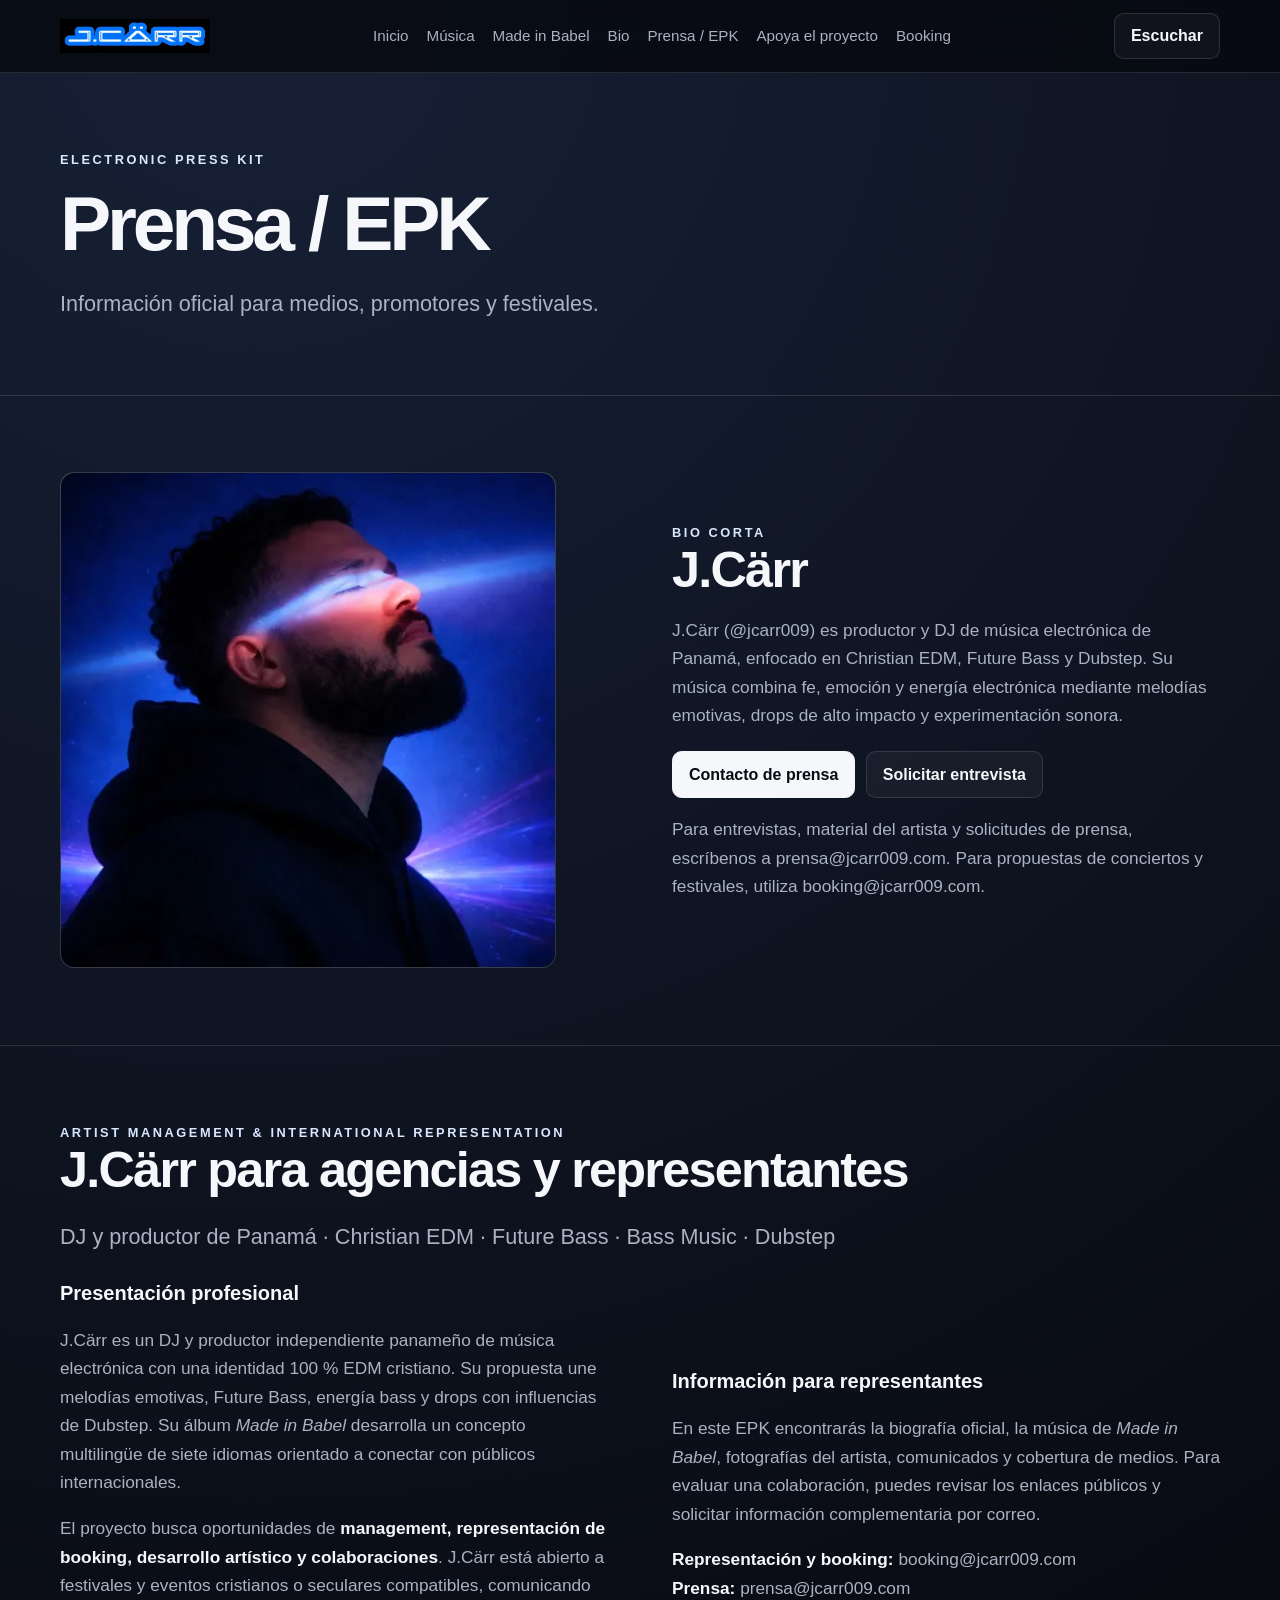
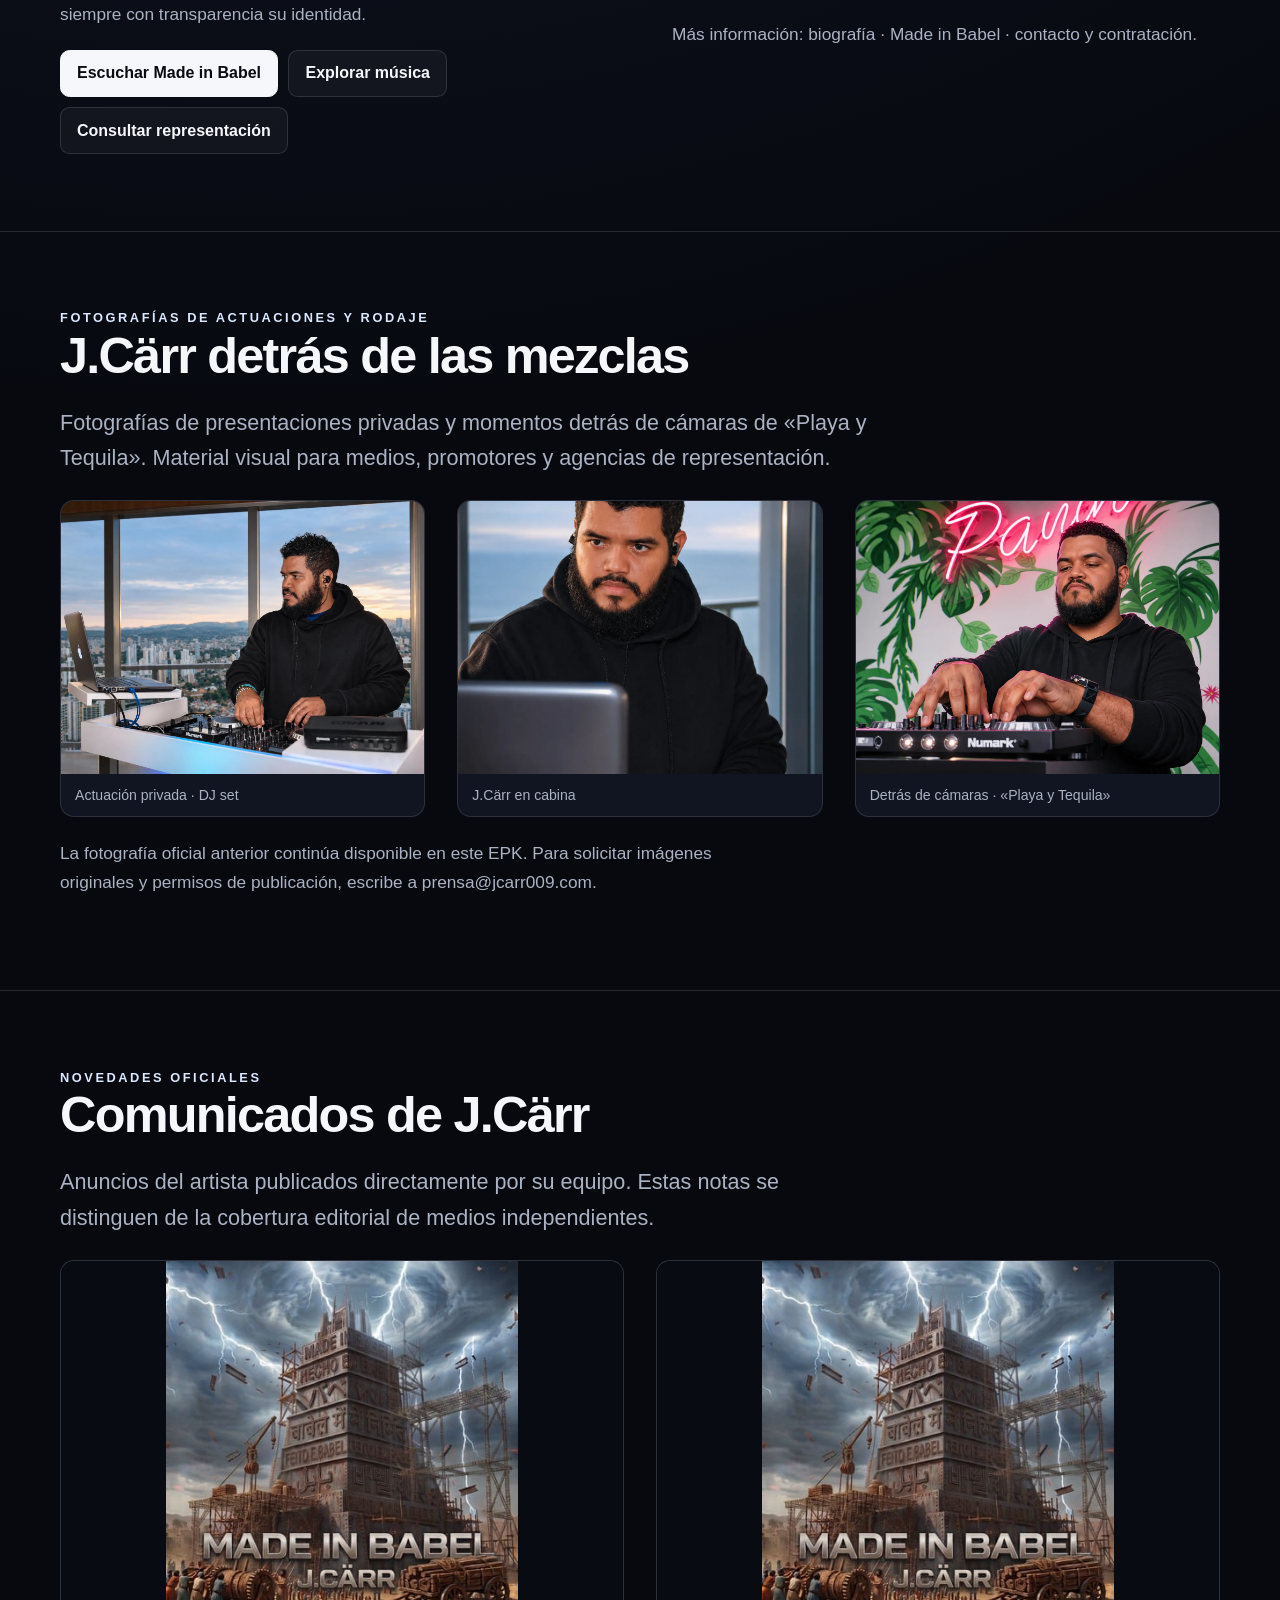
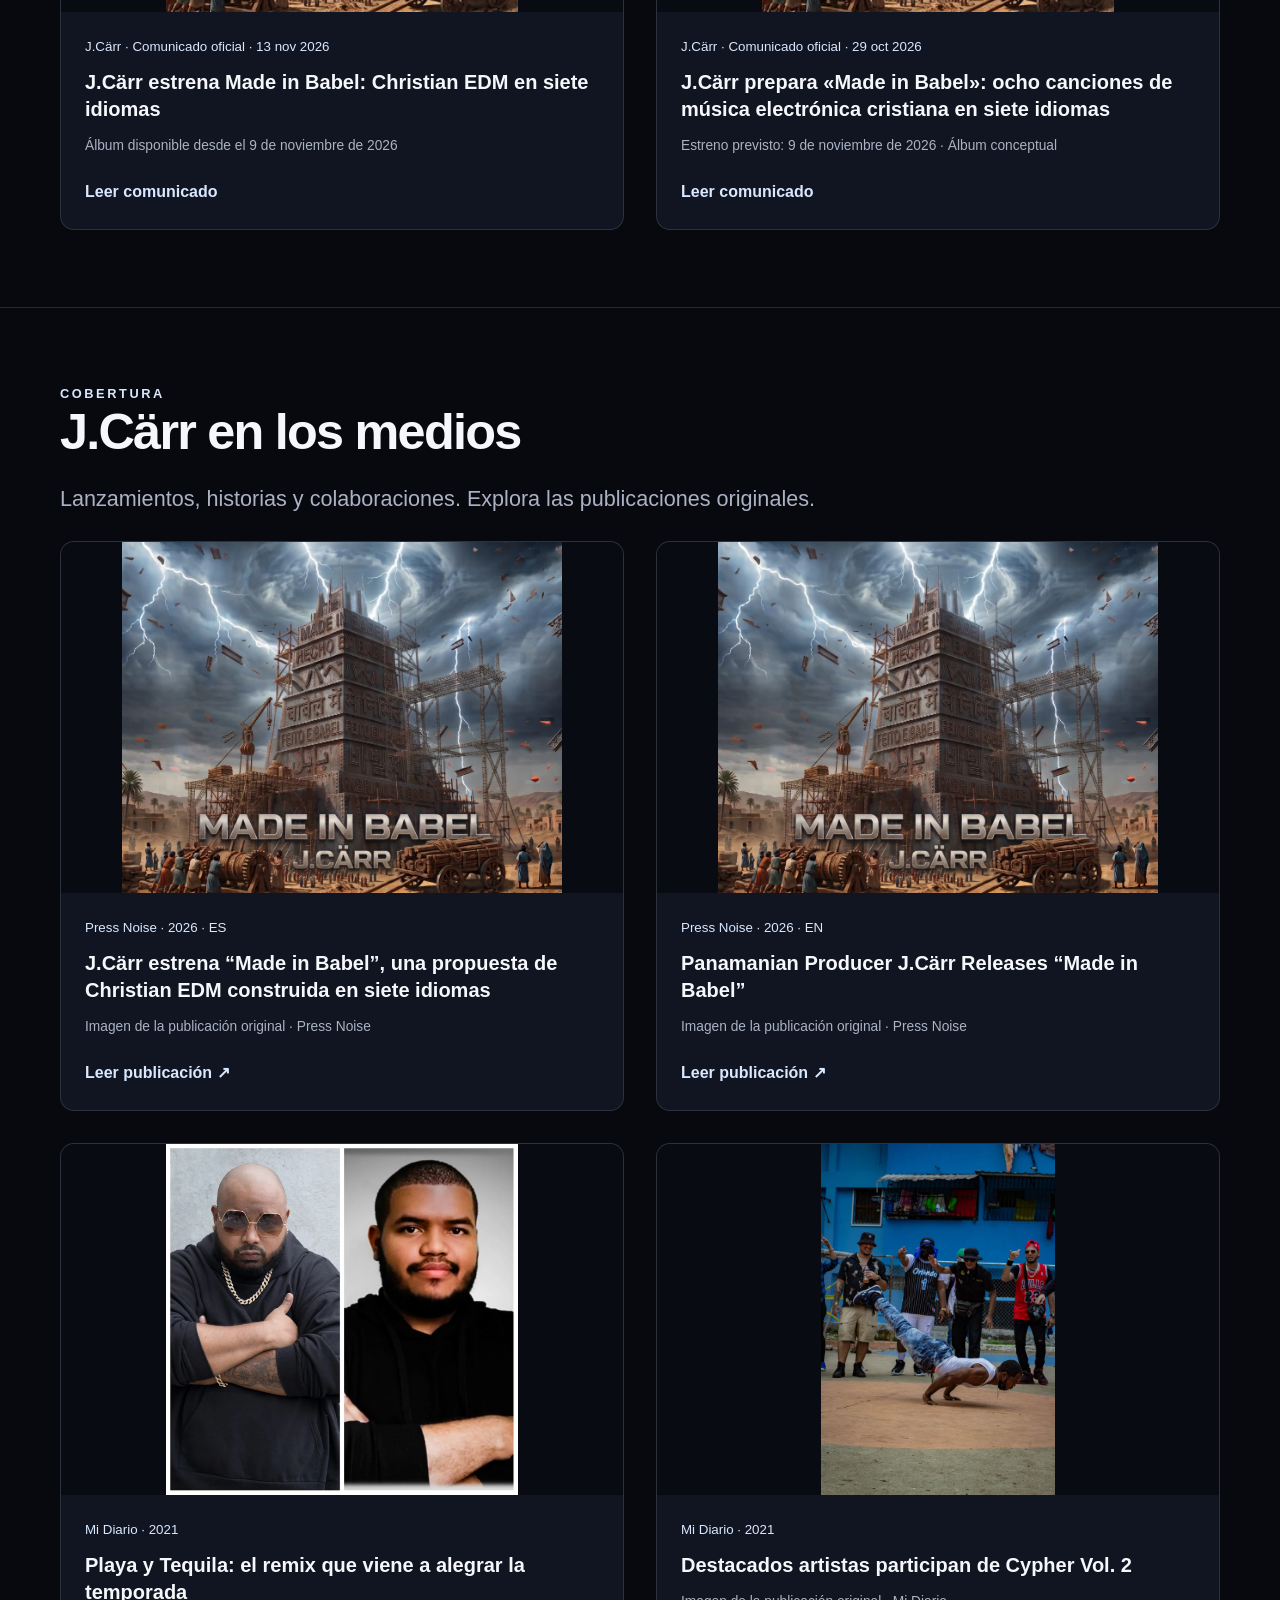
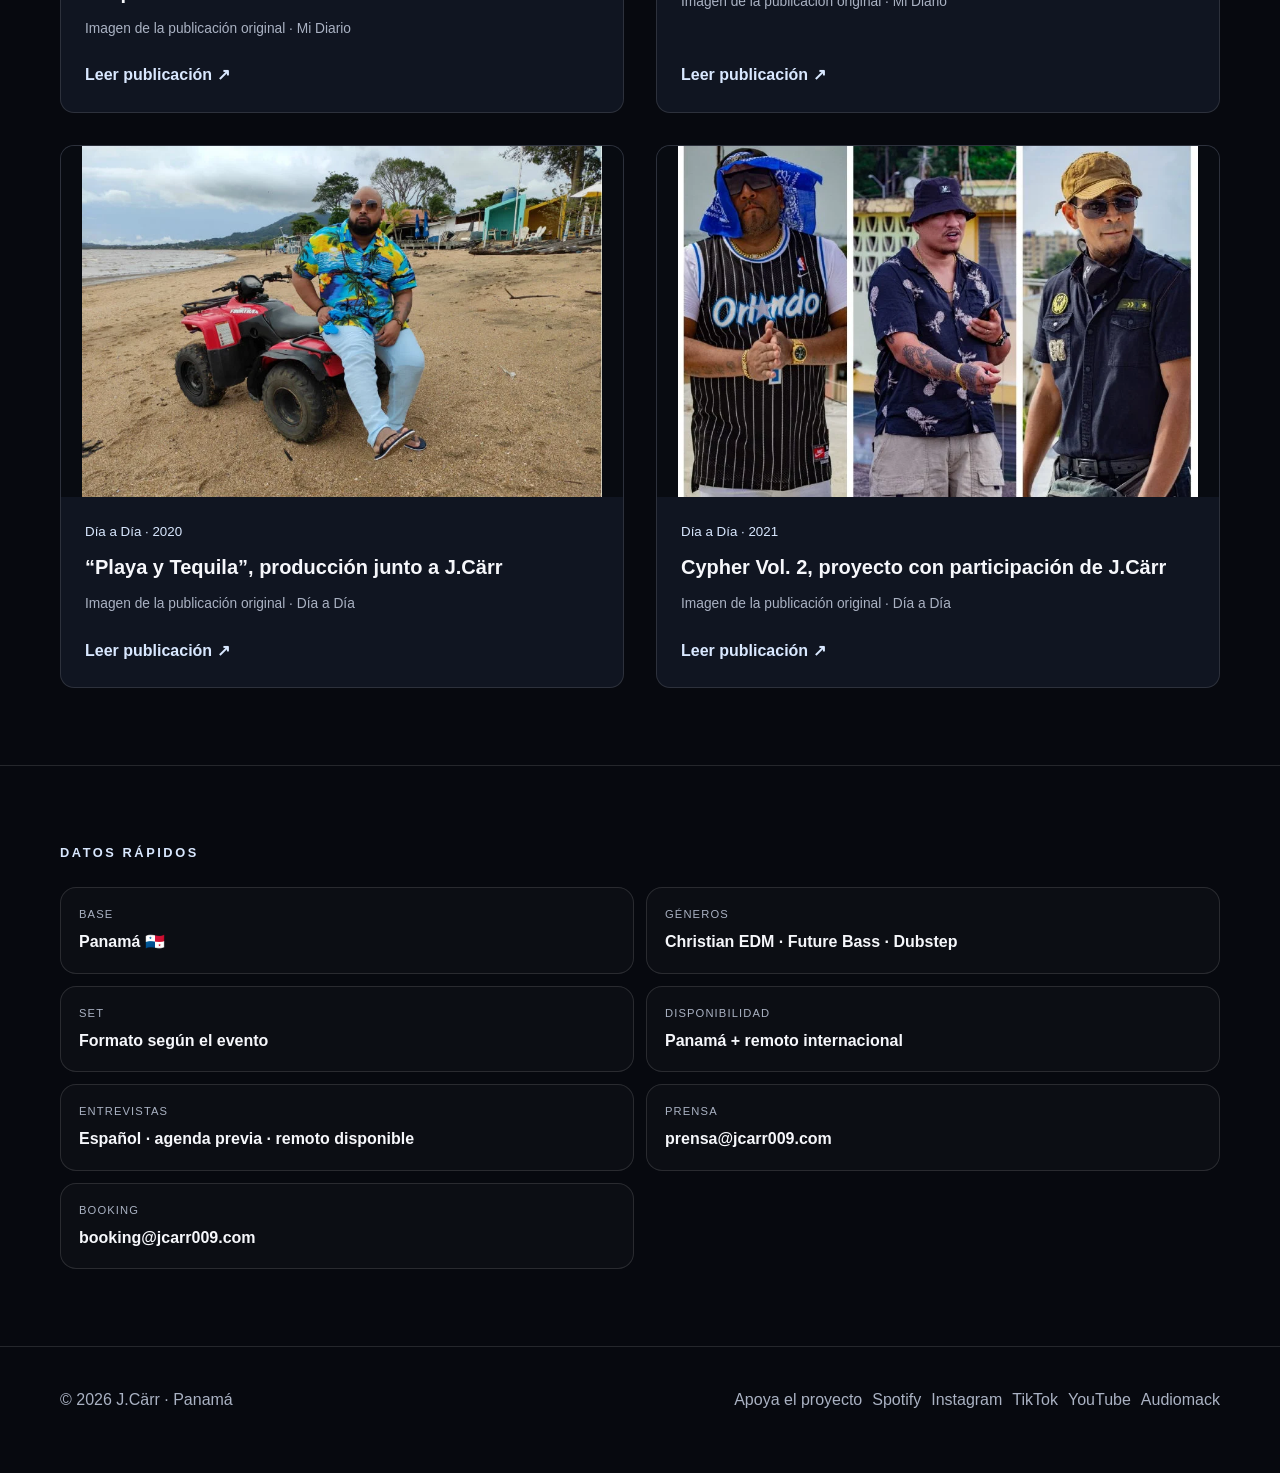
<file: press.html>
<!doctype html><html lang="es"><head><meta charset="utf-8"><meta name="viewport" content="width=device-width,initial-scale=1"><title>Prensa / EPK — J.Cärr | Fotos, bio y booking</title><meta name="description" content="EPK oficial de J.Cärr para agencias de management, booking y prensa: biografía, Made in Babel, música, fotos y cobertura en medios."><link rel="canonical" href="https://jcarr009.com/press.html"><meta property="og:type" content="website"><meta property="og:title" content="Prensa / EPK — J.Cärr | Fotos, bio y booking"><meta property="og:description" content="EPK oficial de J.Cärr para management, booking y prensa: música, Made in Babel, biografía, fotos y cobertura en medios."><meta property="og:url" content="https://jcarr009.com/press.html"><meta property="og:image" content="https://jcarr009.com/assets/artist-hero.jpg"><meta name="twitter:card" content="summary_large_image"><script type="application/ld+json">{"@context":"https://schema.org","@graph":[{"@type":"WebPage","@id":"https://jcarr009.com/press.html#page","url":"https://jcarr009.com/press.html","name":"Prensa / EPK — J.Cärr","description":"Electronic Press Kit oficial de J.Cärr para medios, promotores y festivales.","inLanguage":"es","isPartOf":{"@id":"https://jcarr009.com/#website"},"about":{"@id":"https://jcarr009.com/#artist"}},{"@type":"BreadcrumbList","itemListElement":[{"@type":"ListItem","position":1,"name":"Inicio","item":"https://jcarr009.com/"},{"@type":"ListItem","position":2,"name":"Prensa / EPK","item":"https://jcarr009.com/press.html"}]}]}</script><link rel="stylesheet" href="styles.css"><link rel="icon" href="assets/logo.webp"><script src="home-motion.js" defer></script></head><body><nav class="nav"><div class="container nav-inner"><a class="brand" href="index.html"><img src="assets/logo.webp" alt="Logo de J.Cärr"></a><div class="nav-links"><a href="index.html">Inicio</a><a href="music.html">Música</a><a href="made-in-babel.html">Made in Babel</a><a href="about.html">Bio</a><a href="press.html">Prensa / EPK</a><a href="apoyar.html">Apoya el proyecto</a><a href="contact.html">Booking</a></div><a class="btn" href="https://share.amuse.io/artist/j-carr" target="_blank" rel="noopener">Escuchar</a></div></nav><main><header class="page-hero"><div class="container"><div class="eyebrow">Electronic Press Kit</div><h1>Prensa / EPK</h1><p class="lead">Información oficial para medios, promotores y festivales.</p></div></header><section class="section"><div class="container grid-2"><div class="portrait-card"><img src="assets/artist-hero.jpg" alt="Foto oficial de prensa de J.Cärr"></div><div><div class="eyebrow">Bio corta</div><h2>J.Cärr</h2><p class="prose">J.Cärr (@jcarr009) es productor y DJ de música electrónica de Panamá, enfocado en Christian EDM, Future Bass y Dubstep. Su música combina fe, emoción y energía electrónica mediante melodías emotivas, drops de alto impacto y experimentación sonora.</p><div class="actions"><a class="btn primary" href="mailto:prensa@jcarr009.com?subject=Prensa%20-%20J.C%C3%A4rr">Contacto de prensa</a><a class="btn" href="mailto:prensa@jcarr009.com?subject=Entrevista%20con%20J.C%C3%A4rr">Solicitar entrevista</a></div><p class="prose">Para entrevistas, material del artista y solicitudes de prensa, escríbenos a <a href="mailto:prensa@jcarr009.com">prensa@jcarr009.com</a>. Para propuestas de conciertos y festivales, utiliza <a href="mailto:booking@jcarr009.com">booking@jcarr009.com</a>.</p></div></div></section><section class="section" id="management"><div class="container"><div class="eyebrow">Artist management &amp; international representation</div><h2>J.Cärr para agencias y representantes</h2><p class="lead">DJ y productor de Panamá · Christian EDM · Future Bass · Bass Music · Dubstep</p><div class="grid-2"><div><h3>Presentación profesional</h3><p class="prose">J.Cärr es un DJ y productor independiente panameño de música electrónica con una identidad 100 % EDM cristiano. Su propuesta une melodías emotivas, Future Bass, energía bass y drops con influencias de Dubstep. Su álbum <em>Made in Babel</em> desarrolla un concepto multilingüe de siete idiomas orientado a conectar con públicos internacionales.</p><p class="prose">El proyecto busca oportunidades de <strong>management, representación de booking, desarrollo artístico y colaboraciones</strong>. J.Cärr está abierto a festivales y eventos cristianos o seculares compatibles, comunicando siempre con transparencia su identidad.</p><div class="actions"><a class="btn primary" href="/escuchar/made-in-babel">Escuchar Made in Babel</a><a class="btn" href="music.html">Explorar música</a><a class="btn" href="mailto:booking@jcarr009.com?subject=Artist%20Management%20%2F%20Representation%20-%20J.C%C3%A4rr">Consultar representación</a></div></div><div><h3>Información para representantes</h3><p class="prose">En este EPK encontrarás la biografía oficial, la música de <em>Made in Babel</em>, fotografías del artista, comunicados y cobertura de medios. Para evaluar una colaboración, puedes revisar los enlaces públicos y solicitar información complementaria por correo.</p><p class="prose"><strong>Representación y booking:</strong> <a href="mailto:booking@jcarr009.com?subject=Representaci%C3%B3n%20art%C3%ADstica%20-%20J.C%C3%A4rr">booking@jcarr009.com</a><br><strong>Prensa:</strong> <a href="mailto:prensa@jcarr009.com">prensa@jcarr009.com</a></p><p class="prose">Más información: <a href="about.html">biografía</a> · <a href="made-in-babel.html">Made in Babel</a> · <a href="contact.html">contacto y contratación</a>.</p></div></div></div></section><section class="section" id="fotos-en-eventos"><div class="container"><div class="eyebrow">Fotografías de actuaciones y rodaje</div><h2>J.Cärr detrás de las mezclas</h2><p class="lead">Fotografías de presentaciones privadas y momentos detrás de cámaras de «Playa y Tequila». Material visual para medios, promotores y agencias de representación.</p><div class="event-photo-grid"><figure><img src="assets/jcarr-dj-evento-ciudad.webp" alt="J.Cärr mezclando música electrónica en un evento privado con vista urbana" loading="lazy" width="1448" height="1086"><figcaption>Actuación privada · DJ set</figcaption></figure><figure><img src="assets/jcarr-dj-retrato-evento.webp" alt="Retrato de J.Cärr concentrado en los controles durante una actuación privada" loading="lazy" width="1122" height="1402"><figcaption>J.Cärr en cabina</figcaption></figure><figure><img src="assets/jcarr-dj-evento-tropical.webp" alt="J.Cärr detrás de cámaras de Playa y Tequila, frente a un mural tropical" loading="lazy" width="1448" height="1086"><figcaption>Detrás de cámaras · «Playa y Tequila»</figcaption></figure></div><p class="prose">La fotografía oficial anterior continúa disponible en este EPK. Para solicitar imágenes originales y permisos de publicación, escribe a <a href="mailto:prensa@jcarr009.com">prensa@jcarr009.com</a>.</p></div></section><section class="section"><div class="container"><div class="eyebrow">Novedades oficiales</div><h2>Comunicados de J.Cärr</h2><p class="lead">Anuncios del artista publicados directamente por su equipo. Estas notas se distinguen de la cobertura editorial de medios independientes.</p><div class="press-gallery"><a class="press-card" href="noticias-made-in-babel-estreno-2026.html"><img src="assets/made-in-babel.jpg" alt="Portada del álbum Made in Babel de J.Cärr, publicado el 9 de noviembre de 2026" loading="lazy" width="1000" height="1000"><div class="press-card-copy"><small>J.Cärr · Comunicado oficial · 13 nov 2026</small><h3>J.Cärr estrena Made in Babel: Christian EDM en siete idiomas</h3><p class="notice">Álbum disponible desde el 9 de noviembre de 2026</p><span>Leer comunicado</span></div></a><a class="press-card" href="noticias-made-in-babel-album-2026.html"><img src="assets/made-in-babel.jpg" alt="Portada oficial del próximo álbum Made in Babel de J.Cärr" loading="lazy" width="1000" height="1000"><div class="press-card-copy"><small>J.Cärr · Comunicado oficial · 29 oct 2026</small><h3>J.Cärr prepara «Made in Babel»: ocho canciones de música electrónica cristiana en siete idiomas</h3><p class="notice">Estreno previsto: 9 de noviembre de 2026 · Álbum conceptual</p><span>Leer comunicado</span></div></a></div></div></section><section class="section"><div class="container"><div class="eyebrow">Cobertura</div><h2>J.Cärr en los medios</h2><p class="lead">Lanzamientos, historias y colaboraciones. Explora las publicaciones originales.</p><div class="press-gallery"><a class="press-card" href="https://www.pressnoise.com/pressrelease/j-carr-estrena-made-in-babel-una-propuesta-de-christian-edm-construida-en-siete-idiomas/" target="_blank" rel="noopener"><img src="assets/press-babel-es.webp" alt="Imagen original de la publicación: J.Cärr estrena “Made in Babel”, una propuesta de Christian EDM construida en siete idiomas" loading="lazy" width="1024" height="819"><div class="press-card-copy"><small>Press Noise · 2026 · ES</small><h3>J.Cärr estrena “Made in Babel”, una propuesta de Christian EDM construida en siete idiomas</h3><p class="notice">Imagen de la publicación original · Press Noise</p><span>Leer publicación ↗</span></div></a><a class="press-card" href="https://www.pressnoise.com/pressrelease/panamanian-producer-j-carr-releases-made-in-babel-a-christian-edm-single-built-across-seven-languages/" target="_blank" rel="noopener"><img src="assets/press-babel-en.webp" alt="Imagen original de la publicación: Panamanian Producer J.Cärr Releases “Made in Babel”" loading="lazy" width="1024" height="819"><div class="press-card-copy"><small>Press Noise · 2026 · EN</small><h3>Panamanian Producer J.Cärr Releases “Made in Babel”</h3><p class="notice">Imagen de la publicación original · Press Noise</p><span>Leer publicación ↗</span></div></a><a class="press-card" href="https://www.midiario.com/farandula/para-refrescar-el-verano-playa-y-tequila-el-remix-que-viene-a-alegrar-la-temporada/" target="_blank" rel="noopener"><img src="assets/press-playa-mi.webp" alt="Imagen original de la publicación: Playa y Tequila: el remix que viene a alegrar la temporada" loading="lazy" width="1200" height="1200"><div class="press-card-copy"><small>Mi Diario · 2021</small><h3>Playa y Tequila: el remix que viene a alegrar la temporada</h3><p class="notice">Imagen de la publicación original · Mi Diario</p><span>Leer publicación ↗</span></div></a><a class="press-card" href="https://www.midiario.com/farandula/barrio-perez-y-amigos-del-barrio-crew-lo-hacen-otra-vez-destacados-artistas-participan-de-cypher-vol-2/" target="_blank" rel="noopener"><img src="assets/press-cypher-mi.webp" alt="Imagen original de la publicación: Destacados artistas participan de Cypher Vol. 2" loading="lazy" width="1200" height="1800"><div class="press-card-copy"><small>Mi Diario · 2021</small><h3>Destacados artistas participan de Cypher Vol. 2</h3><p class="notice">Imagen de la publicación original · Mi Diario</p><span>Leer publicación ↗</span></div></a><a class="press-card" href="https://diaadia.com.pa/fama/playa-y-tequila-la-cuarta-produccion-de-fugitivo-lc2-en-plena-pandemia-727962" target="_blank" rel="noopener"><img src="assets/press-playa-dia.webp" alt="Imagen original de la publicación: “Playa y Tequila”, producción junto a J.Cärr" loading="lazy" width="850" height="575"><div class="press-card-copy"><small>Día a Día · 2020</small><h3>“Playa y Tequila”, producción junto a J.Cärr</h3><p class="notice">Imagen de la publicación original · Día a Día</p><span>Leer publicación ↗</span></div></a><a class="press-card" href="https://www.diaadia.com.pa/fama/cypher-vol-2-un-fuerte-proyecto-de-barrio-perez-y-amigos-del-barrio-crew-734971" target="_blank" rel="noopener"><img src="assets/press-cypher-dia.webp" alt="Imagen original de la publicación: Cypher Vol. 2, proyecto con participación de J.Cärr" loading="lazy" width="850" height="575"><div class="press-card-copy"><small>Día a Día · 2021</small><h3>Cypher Vol. 2, proyecto con participación de J.Cärr</h3><p class="notice">Imagen de la publicación original · Día a Día</p><span>Leer publicación ↗</span></div></a></div></div></section><section class="section"><div class="container"><div class="eyebrow">Datos rápidos</div><div class="facts-grid"><div><small>Base</small><strong>Panamá 🇵🇦</strong></div><div><small>Géneros</small><strong>Christian EDM · Future Bass · Dubstep</strong></div><div><small>Set</small><strong>Formato según el evento</strong></div><div><small>Disponibilidad</small><strong>Panamá + remoto internacional</strong></div><div><small>Entrevistas</small><strong>Español · agenda previa · remoto disponible</strong></div><div><small>Prensa</small><strong><a href="mailto:prensa@jcarr009.com">prensa@jcarr009.com</a></strong></div><div><small>Booking</small><strong><a href="mailto:booking@jcarr009.com">booking@jcarr009.com</a></strong></div></div></div></section></main><footer class="footer"><div class="container footer-inner"><div>© <span data-year></span> J.Cärr · Panamá</div><div class="socials"><a href="apoyar.html">Apoya el proyecto</a><a href="https://open.spotify.com/intl-es/artist/58DHUURGlAamkAyfkEyLeY" target="_blank" rel="noopener">Spotify</a><a href="https://www.instagram.com/jcarr009/" target="_blank" rel="noopener">Instagram</a><a href="https://www.tiktok.com/@jcarr009" target="_blank" rel="noopener">TikTok</a><a href="https://www.youtube.com/c/JC%C3%A4rr" target="_blank" rel="noopener">YouTube</a><a href="https://audiomack.com/jcarr009" target="_blank" rel="noopener">Audiomack</a></div></div></footer><script src="script.js"></script></body></html>
</file>
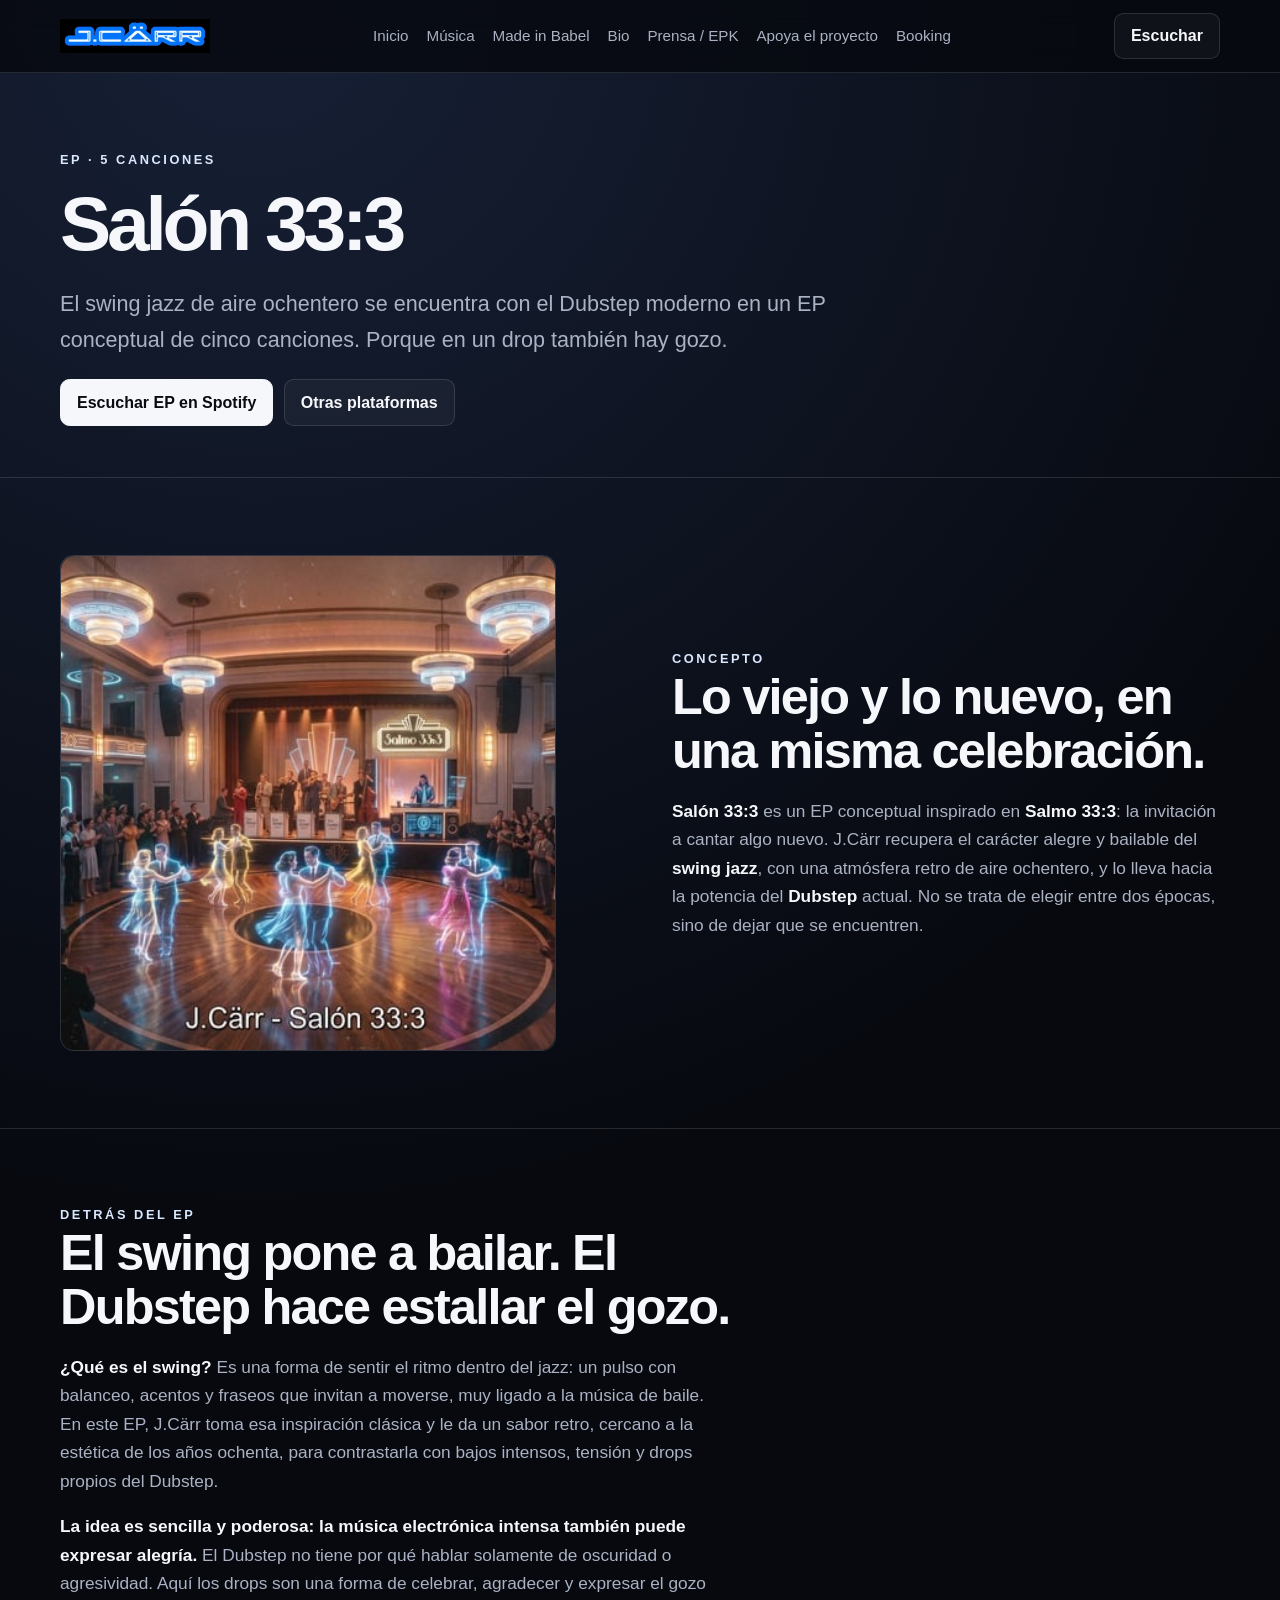
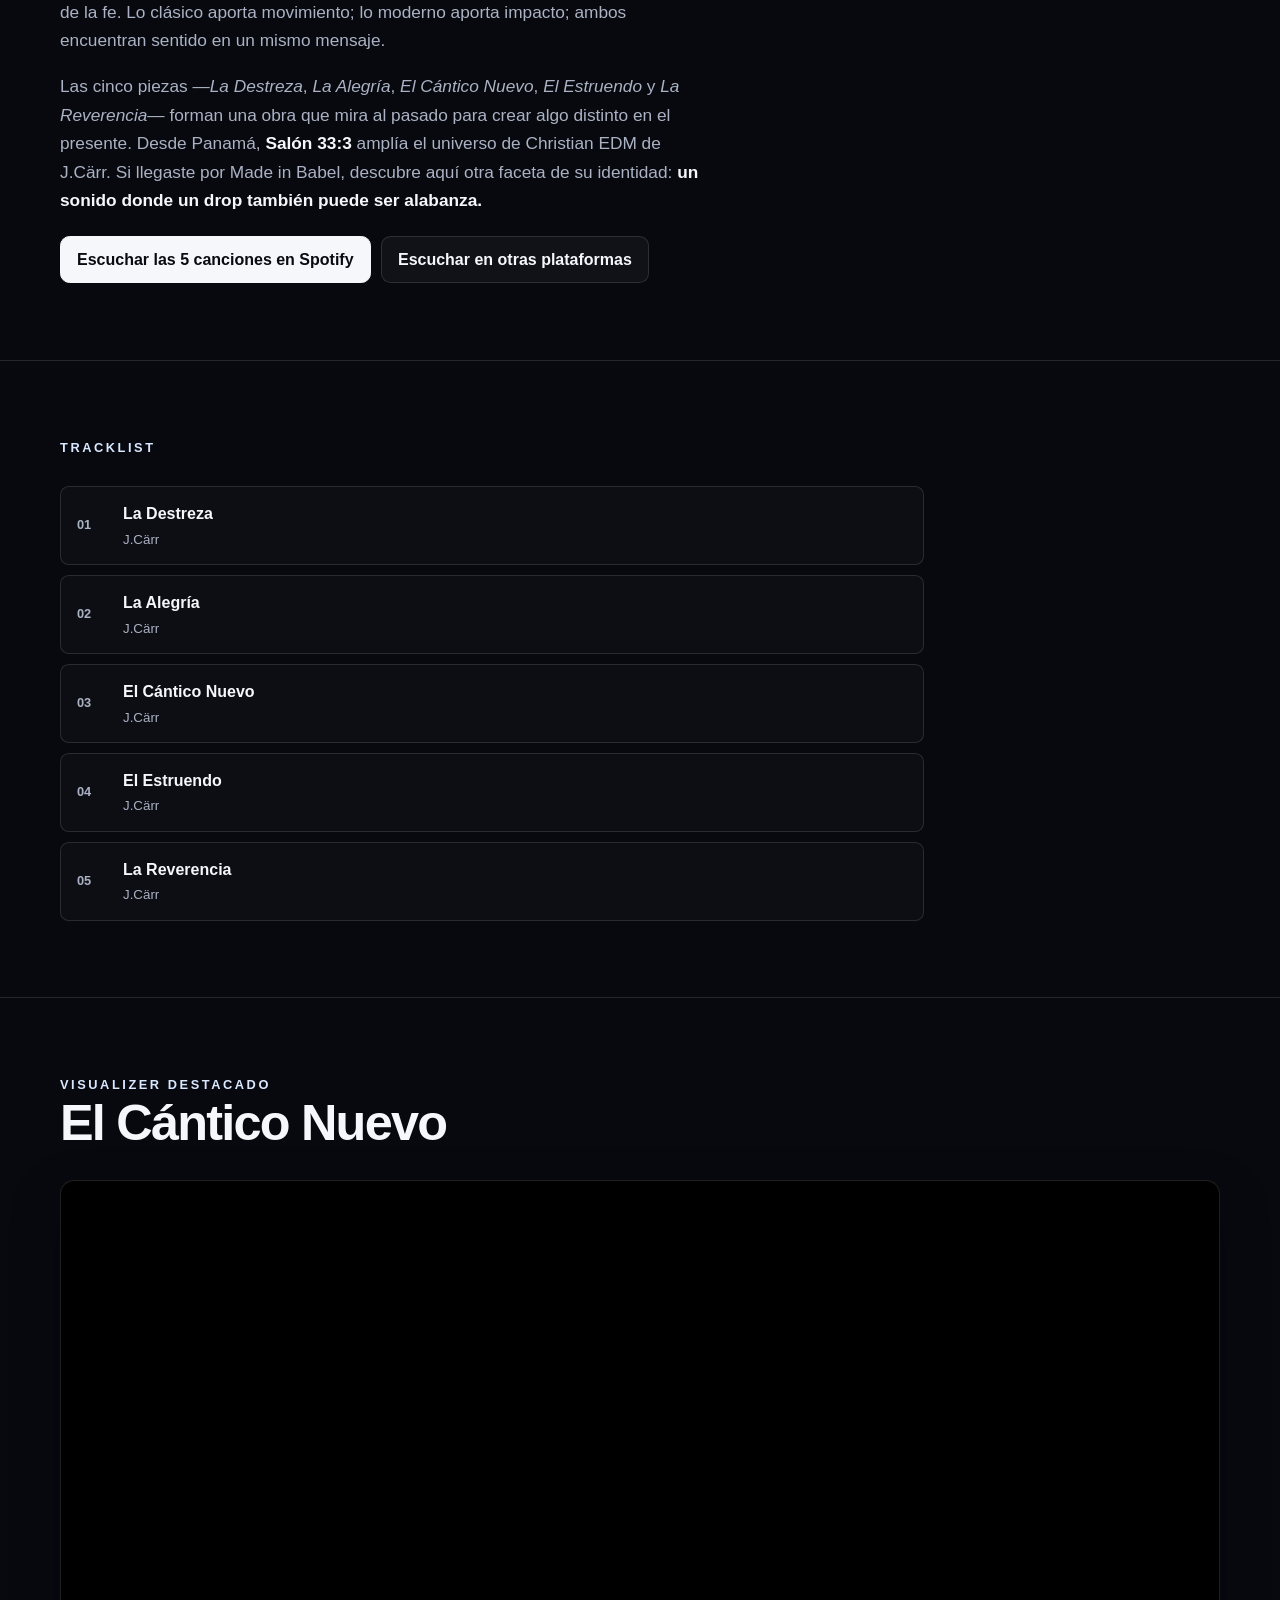
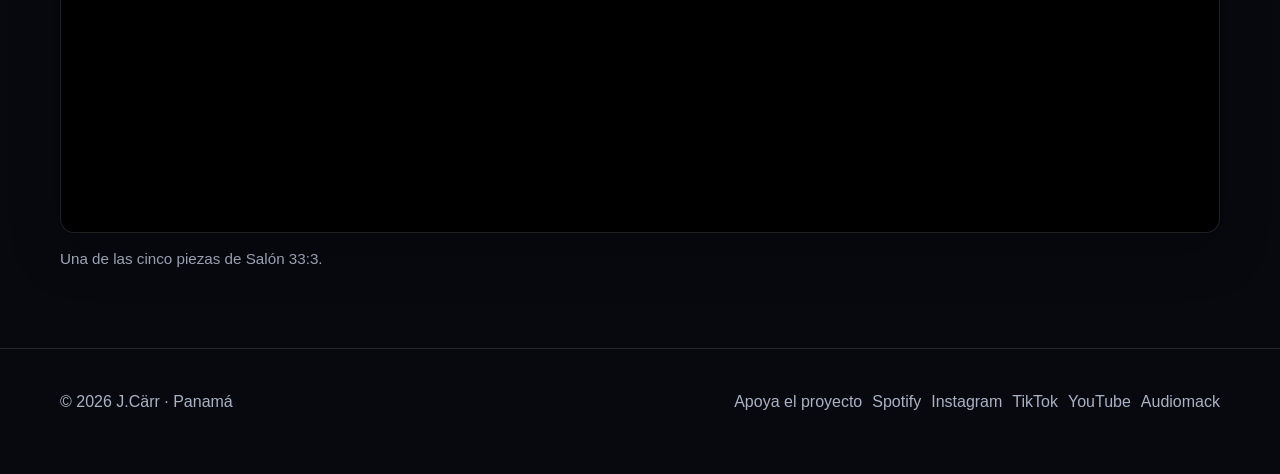
<file: salon-33-3.html>
<!doctype html><html lang="es"><head><meta charset="utf-8"><meta name="viewport" content="width=device-width,initial-scale=1"><title>Salón 33:3 — J.Cärr | Swing Jazz, Dubstep y fe</title><meta name="description" content="Salón 33:3 de J.Cärr: EP conceptual de 5 canciones que fusiona swing jazz de aire ochentero y Dubstep. Ritmos clásicos, drops modernos y gozo desde la fe."><link rel="canonical" href="https://jcarr009.com/salon-33-3.html"><meta property="og:type" content="website"><meta property="og:title" content="Salón 33:3 — J.Cärr | Swing Jazz, Dubstep y fe"><meta property="og:description" content="Lo clásico se encuentra con lo nuevo: Salón 33:3 une swing jazz de aire ochentero y Dubstep para celebrar la fe con energía y gozo."><meta property="og:url" content="https://jcarr009.com/salon-33-3.html"><meta property="og:image" content="https://jcarr009.com/assets/salon-33-3.jpg"><meta name="twitter:card" content="summary_large_image"><script type="application/ld+json">{"@context":"https://schema.org","@graph":[{"@type":"WebPage","@id":"https://jcarr009.com/salon-33-3.html#page","url":"https://jcarr009.com/salon-33-3.html","name":"Salón 33:3 — J.Cärr","inLanguage":"es","isPartOf":{"@id":"https://jcarr009.com/#website"},"about":{"@id":"https://jcarr009.com/salon-33-3.html#album"}},{"@type":"MusicAlbum","@id":"https://jcarr009.com/salon-33-3.html#album","name":"Salón 33:3","byArtist":{"@id":"https://jcarr009.com/#artist"},"numTracks":5,"genre":["Christian EDM","Dubstep","Swing jazz"],"description":"EP conceptual de cinco canciones que fusiona la inspiración del swing jazz de aire ochentero con la energía del Dubstep. Una celebración del gozo y la fe inspirada en Salmo 33:3.","url":"https://share.amuse.io/album/j-carr-salon-33-3","image":"https://jcarr009.com/assets/salon-33-3.jpg"},{"@type":"BreadcrumbList","itemListElement":[{"@type":"ListItem","position":1,"name":"Inicio","item":"https://jcarr009.com/"},{"@type":"ListItem","position":2,"name":"Música","item":"https://jcarr009.com/music.html"},{"@type":"ListItem","position":3,"name":"Salón 33:3","item":"https://jcarr009.com/salon-33-3.html"}]}]}</script><link rel="stylesheet" href="styles.css"><link rel="icon" href="assets/logo.webp"><script src="home-motion.js" defer></script></head><body><nav class="nav"><div class="container nav-inner"><a class="brand" href="index.html"><img src="assets/logo.webp" alt="Logo de J.Cärr"></a><div class="nav-links"><a href="index.html">Inicio</a><a href="music.html">Música</a><a href="made-in-babel.html">Made in Babel</a><a href="about.html">Bio</a><a href="press.html">Prensa / EPK</a><a href="apoyar.html">Apoya el proyecto</a><a href="contact.html">Booking</a></div><a class="btn" href="https://share.amuse.io/artist/j-carr" target="_blank" rel="noopener">Escuchar</a></div></nav><main><header class="page-hero"><div class="container"><div class="eyebrow">EP · 5 canciones</div><h1>Salón 33:3</h1><p class="lead">El swing jazz de aire ochentero se encuentra con el Dubstep moderno en un EP conceptual de cinco canciones. Porque en un drop también hay gozo.</p><div class="actions"><a class="btn primary" href="https://open.spotify.com/album/5cJVymykPUUWsdM15KfQgx" target="_blank" rel="noopener">Escuchar EP en Spotify</a><a class="btn" href="https://share.amuse.io/album/j-carr-salon-33-3" target="_blank" rel="noopener">Otras plataformas</a></div></div></header><section class="section"><div class="container grid-2"><div class="release-card"><img src="assets/salon-33-3.jpg" alt="Portada Salón 33:3"></div><div><div class="eyebrow">Concepto</div><h2>Lo viejo y lo nuevo, en una misma celebración.</h2><p class="prose"><strong>Salón 33:3</strong> es un EP conceptual inspirado en <strong>Salmo 33:3</strong>: la invitación a cantar algo nuevo. J.Cärr recupera el carácter alegre y bailable del <strong>swing jazz</strong>, con una atmósfera retro de aire ochentero, y lo lleva hacia la potencia del <strong>Dubstep</strong> actual. No se trata de elegir entre dos épocas, sino de dejar que se encuentren.</p></div></div></section><section class="section"><div class="container"><div class="eyebrow">Detrás del EP</div><h2>El swing pone a bailar. El Dubstep hace estallar el gozo.</h2><p class="prose"><strong>¿Qué es el swing?</strong> Es una forma de sentir el ritmo dentro del jazz: un pulso con balanceo, acentos y fraseos que invitan a moverse, muy ligado a la música de baile. En este EP, J.Cärr toma esa inspiración clásica y le da un sabor retro, cercano a la estética de los años ochenta, para contrastarla con bajos intensos, tensión y drops propios del Dubstep.</p><p class="prose"><strong>La idea es sencilla y poderosa: la música electrónica intensa también puede expresar alegría.</strong> El Dubstep no tiene por qué hablar solamente de oscuridad o agresividad. Aquí los drops son una forma de celebrar, agradecer y expresar el gozo de la fe. Lo clásico aporta movimiento; lo moderno aporta impacto; ambos encuentran sentido en un mismo mensaje.</p><p class="prose">Las cinco piezas —<em>La Destreza</em>, <em>La Alegría</em>, <em>El Cántico Nuevo</em>, <em>El Estruendo</em> y <em>La Reverencia</em>— forman una obra que mira al pasado para crear algo distinto en el presente. Desde Panamá, <strong>Salón 33:3</strong> amplía el universo de Christian EDM de J.Cärr. Si llegaste por <a href="made-in-babel-single.html">Made in Babel</a>, descubre aquí otra faceta de su identidad: <strong>un sonido donde un drop también puede ser alabanza.</strong></p><div class="actions"><a class="btn primary" href="https://open.spotify.com/album/5cJVymykPUUWsdM15KfQgx" target="_blank" rel="noopener">Escuchar las 5 canciones en Spotify</a><a class="btn" href="https://share.amuse.io/album/j-carr-salon-33-3" target="_blank" rel="noopener">Escuchar en otras plataformas</a></div></div></section><section class="section"><div class="container"><div class="eyebrow">Tracklist</div><ol class="tracklist"><li><span class="track-no">01</span><div><strong>La Destreza</strong><small>J.Cärr</small></div></li><li><span class="track-no">02</span><div><strong>La Alegría</strong><small>J.Cärr</small></div></li><li><span class="track-no">03</span><div><strong>El Cántico Nuevo</strong><small>J.Cärr</small></div></li><li><span class="track-no">04</span><div><strong>El Estruendo</strong><small>J.Cärr</small></div></li><li><span class="track-no">05</span><div><strong>La Reverencia</strong><small>J.Cärr</small></div></li></ol></div></section><section class="section"><div class="container"><div class="eyebrow">Visualizer destacado</div><h2>El Cántico Nuevo</h2><div class="video-block"><div class="video-shell"><iframe src="https://www.youtube-nocookie.com/embed/rVRSZ6oqQH0" title="J.Cärr - El cántico nuevo (Official Visualizer) | Dubstep EDM" loading="lazy" allow="accelerometer; autoplay; clipboard-write; encrypted-media; gyroscope; picture-in-picture; web-share" allowfullscreen></iframe></div><p class="video-caption">Una de las cinco piezas de Salón 33:3.</p></div></div></section></main><footer class="footer"><div class="container footer-inner"><div>© <span data-year></span> J.Cärr · Panamá</div><div class="socials"><a href="apoyar.html">Apoya el proyecto</a><a href="https://open.spotify.com/intl-es/artist/58DHUURGlAamkAyfkEyLeY" target="_blank" rel="noopener">Spotify</a><a href="https://www.instagram.com/jcarr009/" target="_blank" rel="noopener">Instagram</a><a href="https://www.tiktok.com/@jcarr009" target="_blank" rel="noopener">TikTok</a><a href="https://www.youtube.com/c/JC%C3%A4rr" target="_blank" rel="noopener">YouTube</a><a href="https://audiomack.com/jcarr009" target="_blank" rel="noopener">Audiomack</a></div></div></footer><script src="script.js"></script></body></html>
</file>
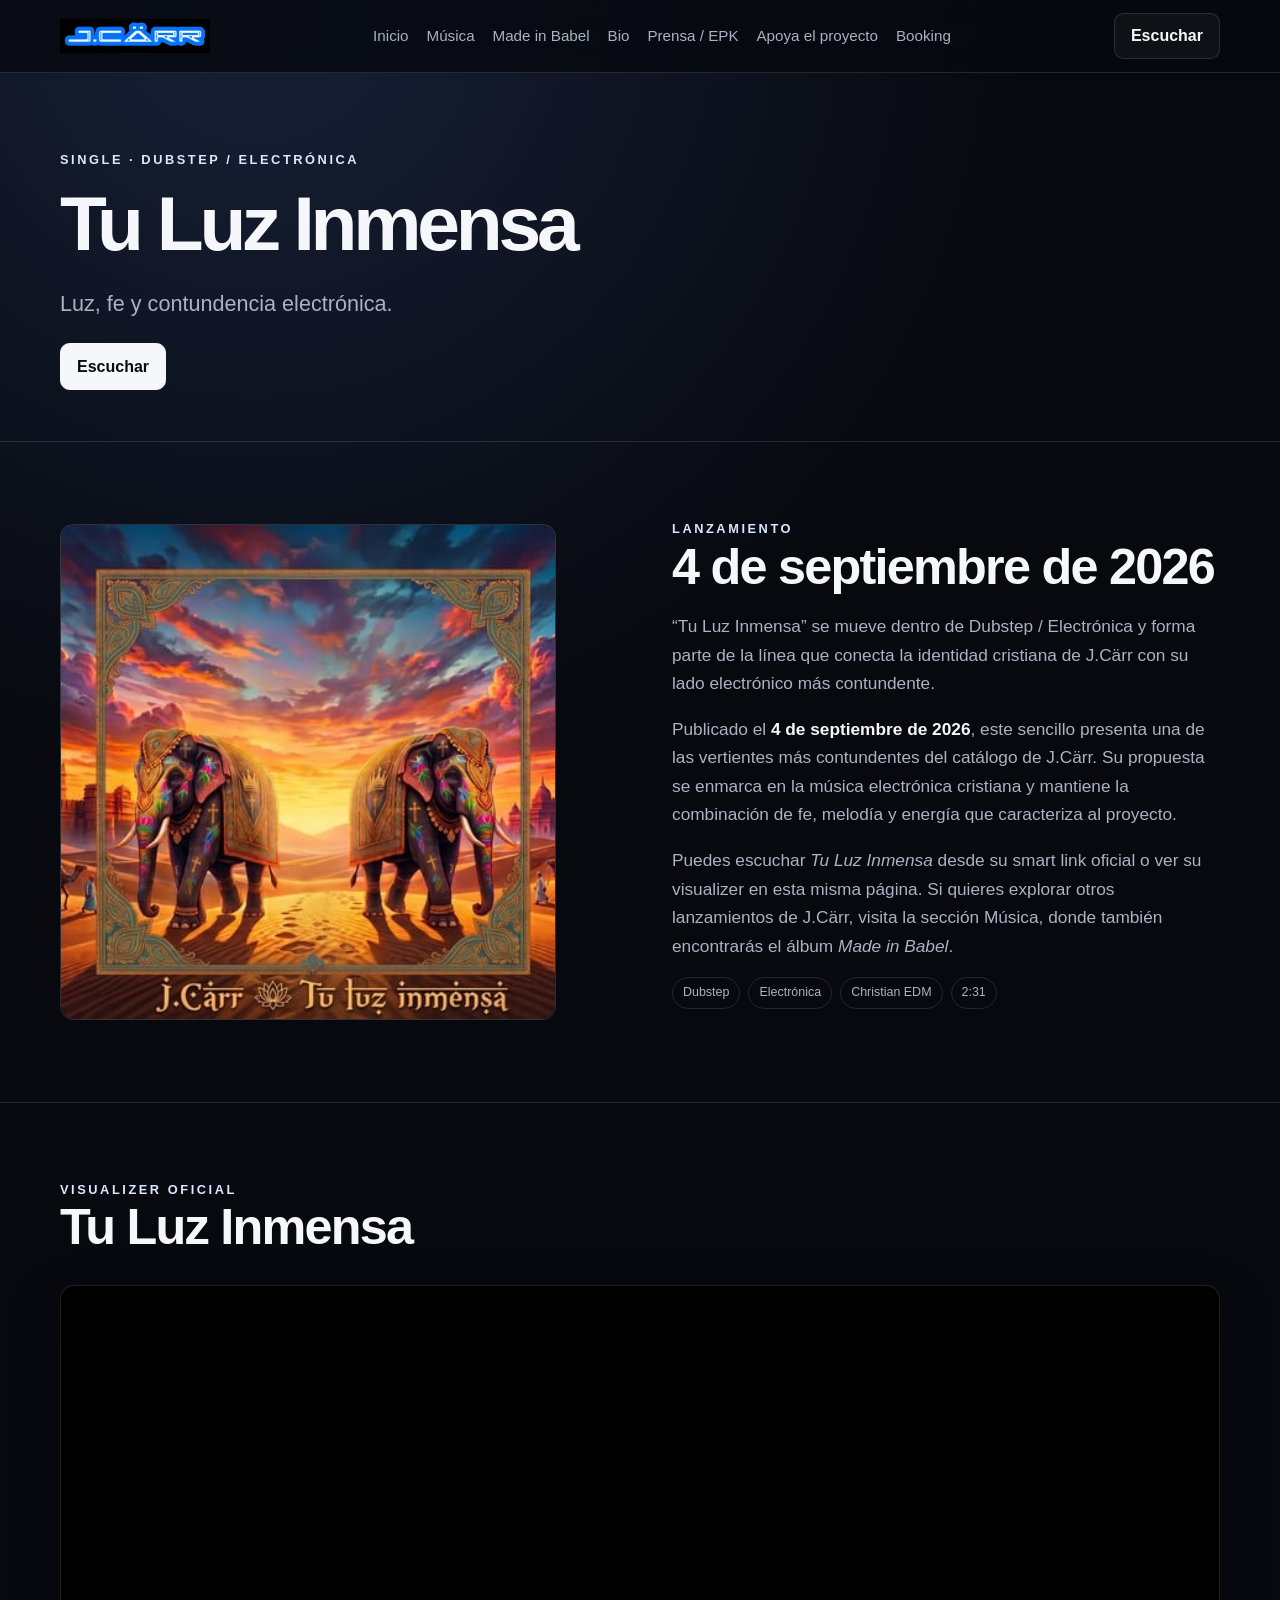
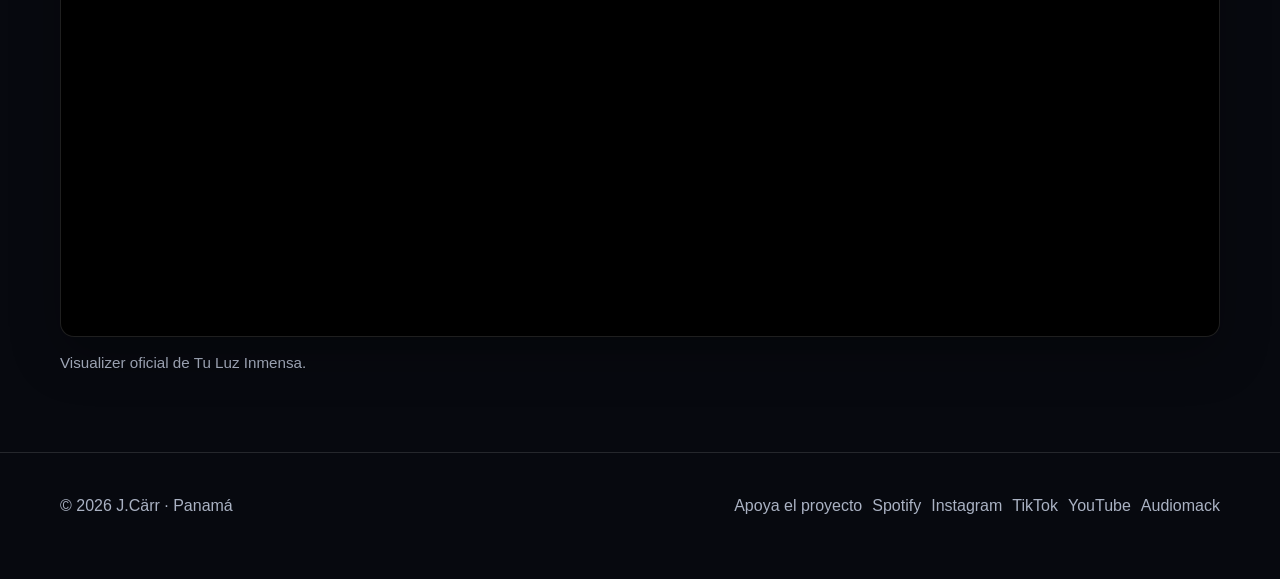
<file: tu-luz-inmensa.html>
<!doctype html><html lang="es"><head><meta charset="utf-8"><meta name="viewport" content="width=device-width,initial-scale=1"><title>Tu Luz Inmensa — J.Cärr | Dubstep desde Panamá</title><meta name="description" content="Tu Luz Inmensa de J.Cärr, single de Dubstep y electrónica publicado el 4 de septiembre de 2026."><link rel="canonical" href="https://jcarr009.com/tu-luz-inmensa.html"><meta property="og:type" content="website"><meta property="og:title" content="Tu Luz Inmensa — J.Cärr | Dubstep desde Panamá"><meta property="og:description" content="Tu Luz Inmensa de J.Cärr, single de Dubstep y electrónica publicado el 4 de septiembre de 2026."><meta property="og:url" content="https://jcarr009.com/tu-luz-inmensa.html"><meta property="og:image" content="https://jcarr009.com/assets/tu-luz-inmensa.jpg"><meta name="twitter:card" content="summary_large_image"><script type="application/ld+json">{"@context":"https://schema.org","@graph":[{"@type":"WebPage","@id":"https://jcarr009.com/tu-luz-inmensa.html#page","url":"https://jcarr009.com/tu-luz-inmensa.html","name":"Tu Luz Inmensa — J.Cärr","inLanguage":"es","isPartOf":{"@id":"https://jcarr009.com/#website"},"about":{"@id":"https://jcarr009.com/tu-luz-inmensa.html#recording"}},{"@type":"MusicRecording","@id":"https://jcarr009.com/tu-luz-inmensa.html#recording","name":"Tu Luz Inmensa","byArtist":{"@id":"https://jcarr009.com/#artist"},"datePublished":"2026-09-04","duration":"PT2M31S","genre":["Dubstep","Electronic music","Christian EDM"],"url":"https://jcarr009.com/escuchar/tu-luz-inmensa","image":"https://jcarr009.com/assets/tu-luz-inmensa.jpg"},{"@type":"BreadcrumbList","itemListElement":[{"@type":"ListItem","position":1,"name":"Inicio","item":"https://jcarr009.com/"},{"@type":"ListItem","position":2,"name":"Música","item":"https://jcarr009.com/music.html"},{"@type":"ListItem","position":3,"name":"Tu Luz Inmensa","item":"https://jcarr009.com/tu-luz-inmensa.html"}]}]}</script><link rel="stylesheet" href="styles.css"><link rel="icon" href="assets/logo.webp"><script src="home-motion.js" defer></script></head><body><nav class="nav"><div class="container nav-inner"><a class="brand" href="index.html"><img src="assets/logo.webp" alt="Logo de J.Cärr"></a><div class="nav-links"><a href="index.html">Inicio</a><a href="music.html">Música</a><a href="made-in-babel.html">Made in Babel</a><a href="about.html">Bio</a><a href="press.html">Prensa / EPK</a><a href="apoyar.html">Apoya el proyecto</a><a href="contact.html">Booking</a></div><a class="btn" href="https://share.amuse.io/artist/j-carr" target="_blank" rel="noopener">Escuchar</a></div></nav><main><header class="page-hero"><div class="container"><div class="eyebrow">Single · Dubstep / Electrónica</div><h1>Tu Luz Inmensa</h1><p class="lead">Luz, fe y contundencia electrónica.</p><div class="actions"><a class="btn primary" href="/escuchar/tu-luz-inmensa">Escuchar</a></div></div></header><section class="section"><div class="container grid-2"><div class="release-card"><img src="assets/tu-luz-inmensa.jpg" alt="Portada Tu Luz Inmensa"></div><div><div class="eyebrow">Lanzamiento</div><h2>4 de septiembre de 2026</h2><p class="prose">“Tu Luz Inmensa” se mueve dentro de Dubstep / Electrónica y forma parte de la línea que conecta la identidad cristiana de J.Cärr con su lado electrónico más contundente.</p><p class="prose">Publicado el <strong>4 de septiembre de 2026</strong>, este sencillo presenta una de las vertientes más contundentes del catálogo de J.Cärr. Su propuesta se enmarca en la música electrónica cristiana y mantiene la combinación de fe, melodía y energía que caracteriza al proyecto.</p><p class="prose">Puedes escuchar <em>Tu Luz Inmensa</em> desde su smart link oficial o ver su visualizer en esta misma página. Si quieres explorar otros lanzamientos de J.Cärr, visita la <a href="music.html">sección Música</a>, donde también encontrarás el álbum <a href="made-in-babel.html"><em>Made in Babel</em></a>.</p><div class="meta"><span class="pill">Dubstep</span><span class="pill">Electrónica</span><span class="pill">Christian EDM</span><span class="pill">2:31</span></div></div></div></section><section class="section"><div class="container"><div class="eyebrow">Visualizer oficial</div><h2>Tu Luz Inmensa</h2><div class="video-block"><div class="video-shell"><iframe src="https://www.youtube-nocookie.com/embed/8pREbT3z_-0" title="J.Cärr - Tu Luz Inmensa (Visualizer Oficial) | EDM Cristiano" loading="lazy" allow="accelerometer; autoplay; clipboard-write; encrypted-media; gyroscope; picture-in-picture; web-share" allowfullscreen></iframe></div><p class="video-caption">Visualizer oficial de Tu Luz Inmensa.</p></div></div></section></main><footer class="footer"><div class="container footer-inner"><div>© <span data-year></span> J.Cärr · Panamá</div><div class="socials"><a href="apoyar.html">Apoya el proyecto</a><a href="https://open.spotify.com/intl-es/artist/58DHUURGlAamkAyfkEyLeY" target="_blank" rel="noopener">Spotify</a><a href="https://www.instagram.com/jcarr009/" target="_blank" rel="noopener">Instagram</a><a href="https://www.tiktok.com/@jcarr009" target="_blank" rel="noopener">TikTok</a><a href="https://www.youtube.com/c/JC%C3%A4rr" target="_blank" rel="noopener">YouTube</a><a href="https://audiomack.com/jcarr009" target="_blank" rel="noopener">Audiomack</a></div></div></footer><script src="script.js"></script></body></html>
</file>
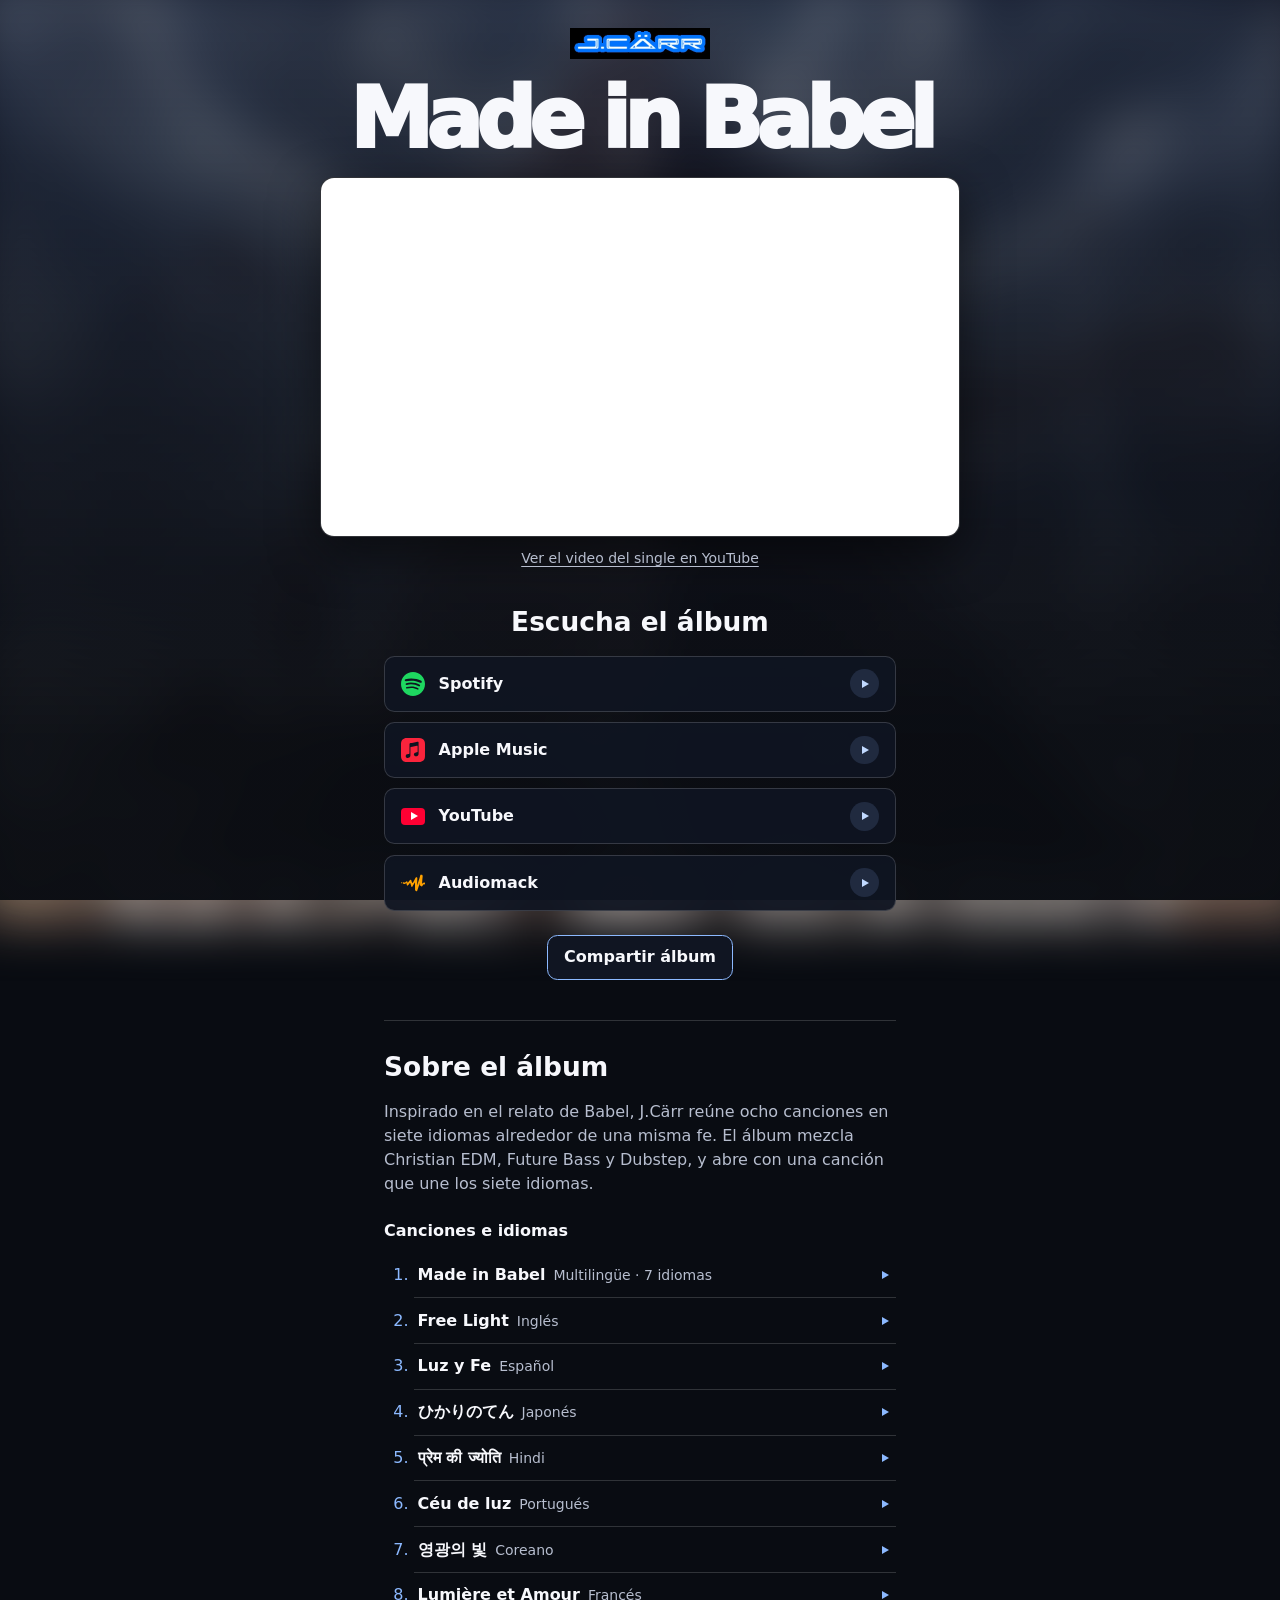
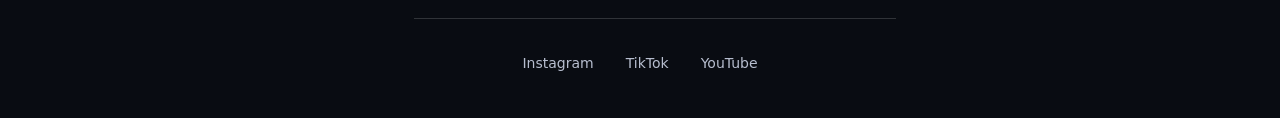
<file: escuchar/made-in-babel.html>
<!doctype html>
<html lang="es">
<head>
  <meta charset="utf-8">
  <meta name="viewport" content="width=device-width, initial-scale=1">
  <title>Made in Babel · Escuchar álbum | J.Cärr</title>
  <meta name="description" content="Mira el visualizer oficial del single Made in Babel y explora las ocho canciones del álbum de J.Cärr, con sus idiomas y enlaces de escucha.">
  <link rel="canonical" href="https://jcarr009.com/escuchar/made-in-babel">
  <meta property="og:type" content="website">
  <meta property="og:title" content="Made in Babel | J.Cärr">
  <meta property="og:description" content="Mira el visualizer oficial y escucha el álbum completo en tu plataforma.">
  <meta property="og:url" content="https://jcarr009.com/escuchar/made-in-babel">
  <meta property="og:image" content="https://jcarr009.com/assets/made-in-babel.jpg">
  <meta name="twitter:card" content="summary_large_image">
  <link rel="icon" href="/assets/logo.webp" type="image/webp">
  <link rel="stylesheet" href="/escuchar/smartlink.css">
  <script src="/escuchar/smartlink.js" defer></script>
</head>
<body>
  <header class="smart-header">
    <a href="/" aria-label="J.Cärr, inicio"><img src="/assets/logo.webp" alt="J.Cärr" width="511" height="116"></a>
  </header>
  <main>
    <section class="feature" aria-labelledby="release-title">
      <h1 id="release-title">Made in Babel</h1>
      <div class="video">
        <iframe src="https://www.youtube-nocookie.com/embed/s82QXm6hMTY?rel=0" title="Made in Babel · visualizer oficial del single de J.Cärr" width="640" height="360" allow="accelerometer; autoplay; clipboard-write; encrypted-media; gyroscope; picture-in-picture; web-share" referrerpolicy="strict-origin-when-cross-origin" allowfullscreen></iframe>
      </div>
      <a class="video-link" href="https://www.youtube.com/watch?v=s82QXm6hMTY" target="_blank" rel="noopener">Ver el video del single en YouTube</a>
    </section>
    <section class="platforms" aria-labelledby="platforms-title">
      <h2 id="platforms-title">Escucha el álbum</h2>
      <ul>
        <li><a data-click="platform-spotify" href="https://open.spotify.com/album/6uS4Uuddfu4AxHEZzbmQiL" target="_blank" rel="noopener"><img src="/assets/icons/spotify.svg" alt="" width="24" height="24"><span>Spotify</span><span class="play" aria-hidden="true"></span></a></li>
        <li><a data-click="platform-apple-music" href="https://music.apple.com/pa/album/made-in-babel/6788732557" target="_blank" rel="noopener"><img src="/assets/icons/apple-music.svg" alt="" width="24" height="24"><span>Apple Music</span><span class="play" aria-hidden="true"></span></a></li>
        <li><a data-click="platform-youtube" href="https://www.youtube.com/playlist?list=OLAK5uy_nnN2UBa3UplZBfeBOZh5Bqqu33S4gfI9U" target="_blank" rel="noopener"><span class="youtube-icon" aria-hidden="true"></span><span>YouTube</span><span class="play" aria-hidden="true"></span></a></li>
        <li><a data-click="platform-audiomack" href="https://audiomack.com/jcarr009/album/made-in-babel" target="_blank" rel="noopener"><img src="/assets/icons/audiomack.svg" alt="" width="24" height="24"><span>Audiomack</span><span class="play" aria-hidden="true"></span></a></li>
      </ul>
    </section>
    <div class="share-album" hidden>
      <button type="button" id="share-album">Compartir álbum</button>
      <div class="share-fallback" hidden>
        <label for="album-url">Copia este enlace</label>
        <input id="album-url" type="url" value="https://jcarr009.com/escuchar/made-in-babel" readonly>
      </div>
      <p id="share-status" role="status"></p>
    </div>
    <section class="album-details" aria-labelledby="album-title">
      <h2 id="album-title">Sobre el álbum</h2>
      <p>Inspirado en el relato de Babel, J.Cärr reúne ocho canciones en siete idiomas alrededor de una misma fe. El álbum mezcla Christian EDM, Future Bass y Dubstep, y abre con una canción que une los siete idiomas.</p>
      <h3 id="tracks-title">Canciones e idiomas</h3>
      <ol class="tracklist" aria-labelledby="tracks-title">
        <li><a data-click="track-uykxuPFAyHA" href="https://www.youtube.com/watch?v=uykxuPFAyHA" target="_blank" rel="noopener"><strong>Made in Babel</strong><span>Multilingüe · 7 idiomas</span><span class="track-play" aria-hidden="true"></span></a></li>
        <li><a data-click="track-njiXB1XBPBc" href="https://www.youtube.com/watch?v=njiXB1XBPBc" target="_blank" rel="noopener"><strong lang="en">Free Light</strong><span>Inglés</span><span class="track-play" aria-hidden="true"></span></a></li>
        <li><a data-click="track-N81xVNV19sU" href="https://www.youtube.com/watch?v=N81xVNV19sU" target="_blank" rel="noopener"><strong>Luz y Fe</strong><span>Español</span><span class="track-play" aria-hidden="true"></span></a></li>
        <li><a data-click="track-1XYWZsVnRuU" href="https://www.youtube.com/watch?v=1XYWZsVnRuU" target="_blank" rel="noopener"><strong lang="ja">ひかりのてん</strong><span>Japonés</span><span class="track-play" aria-hidden="true"></span></a></li>
        <li><a data-click="track-Rvh5rCWFy7Y" href="https://www.youtube.com/watch?v=Rvh5rCWFy7Y" target="_blank" rel="noopener"><strong lang="hi">प्रेम की ज्योति</strong><span>Hindi</span><span class="track-play" aria-hidden="true"></span></a></li>
        <li><a data-click="track-s3-dhrV-S8E" href="https://www.youtube.com/watch?v=s3-dhrV-S8E" target="_blank" rel="noopener"><strong lang="pt">Céu de luz</strong><span>Portugués</span><span class="track-play" aria-hidden="true"></span></a></li>
        <li><a data-click="track-sor-maL6BL4" href="https://www.youtube.com/watch?v=sor-maL6BL4" target="_blank" rel="noopener"><strong lang="ko">영광의 빛</strong><span>Coreano</span><span class="track-play" aria-hidden="true"></span></a></li>
        <li><a data-click="track-KuxufouoNNA" href="https://www.youtube.com/watch?v=KuxufouoNNA" target="_blank" rel="noopener"><strong lang="fr">Lumière et Amour</strong><span>Francés</span><span class="track-play" aria-hidden="true"></span></a></li>
      </ol>
    </section>
  </main>
  <footer>
    <nav class="social" aria-label="Redes sociales de J.Cärr">
      <a href="https://www.instagram.com/jcarr009/" target="_blank" rel="noopener">Instagram</a>
      <a href="https://www.tiktok.com/@jcarr009" target="_blank" rel="noopener">TikTok</a>
      <a href="https://www.youtube.com/c/JC%C3%A4rr" target="_blank" rel="noopener">YouTube</a>
    </nav>
  </footer>
</body>
</html>
</file>
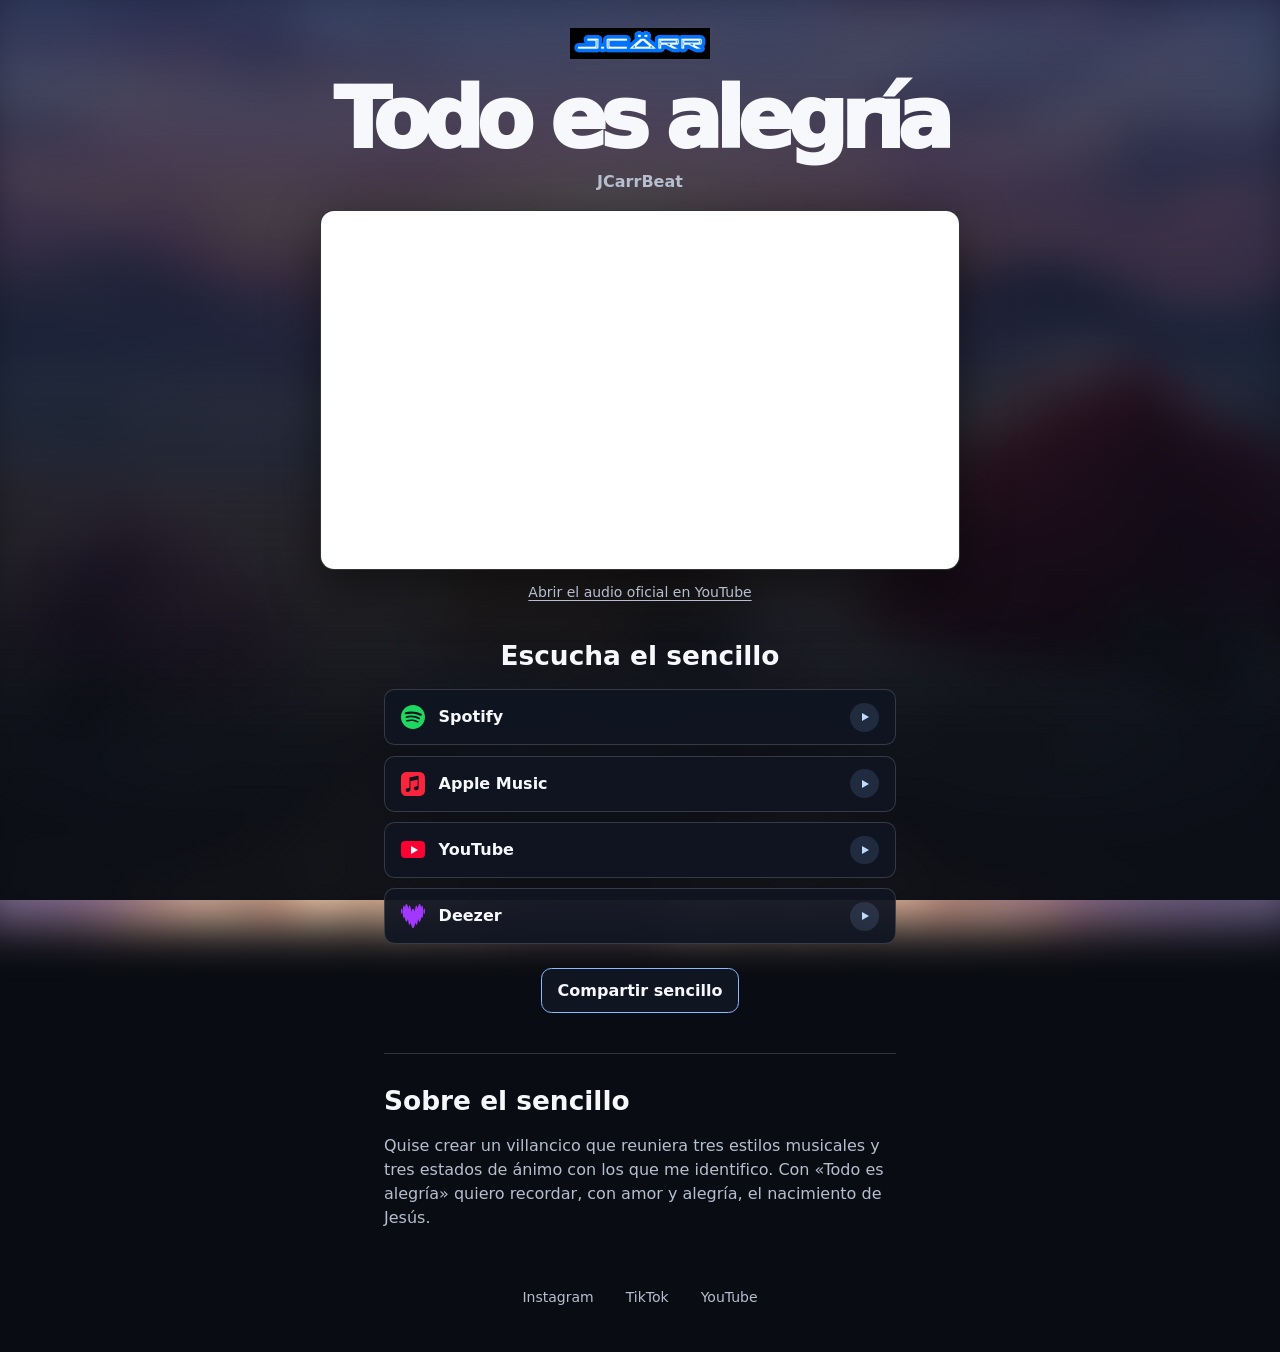
<file: escuchar/todo-es-alegria.html>
<!doctype html>
<html lang="es">
<head>
  <meta charset="utf-8">
  <meta name="viewport" content="width=device-width, initial-scale=1">
  <title>Todo es alegría · Escuchar sencillo | JCarrBeat</title>
  <meta name="description" content="Escucha Todo es alegría, un villancico de JCarrBeat que celebra el nacimiento de Jesús.">
  <link rel="canonical" href="https://jcarr009.com/escuchar/todo-es-alegria">
  <meta property="og:type" content="website">
  <meta property="og:title" content="Todo es alegría | JCarrBeat">
  <meta property="og:description" content="Escucha el villancico de JCarrBeat en tu plataforma.">
  <meta property="og:url" content="https://jcarr009.com/escuchar/todo-es-alegria">
  <meta property="og:image" content="https://jcarr009.com/assets/todo-es-alegria.webp">
  <meta name="twitter:card" content="summary_large_image">
  <link rel="icon" href="/assets/logo.webp" type="image/webp">
  <link rel="stylesheet" href="/escuchar/smartlink.css">
  <script src="/escuchar/smartlink.js" defer></script>
</head>
<body class="single-todo-es-alegria">
  <header class="smart-header">
    <a href="/" aria-label="J.Cärr, inicio"><img src="/assets/logo.webp" alt="J.Cärr" width="511" height="116"></a>
  </header>
  <main>
    <section class="feature" aria-labelledby="release-title">
      <h1 id="release-title">Todo es alegría</h1>
      <p class="release-artist">JCarrBeat</p>
      <div class="video">
        <iframe src="https://www.youtube-nocookie.com/embed/ko13KUuarwA?rel=0" title="Todo es alegría · audio oficial de JCarrBeat" width="640" height="360" allow="accelerometer; autoplay; clipboard-write; encrypted-media; gyroscope; picture-in-picture; web-share" referrerpolicy="strict-origin-when-cross-origin" allowfullscreen></iframe>
      </div>
      <a class="video-link" href="https://www.youtube.com/watch?v=ko13KUuarwA" target="_blank" rel="noopener">Abrir el audio oficial en YouTube</a>
    </section>
    <section class="platforms" aria-labelledby="platforms-title">
      <h2 id="platforms-title">Escucha el sencillo</h2>
      <ul>
        <li><a data-click="platform-spotify" href="https://open.spotify.com/album/2Vm1r3xzCzuVaJoKGVPNDY" target="_blank" rel="noopener"><img src="/assets/icons/spotify.svg" alt="" width="24" height="24"><span>Spotify</span><span class="play" aria-hidden="true"></span></a></li>
        <li><a data-click="platform-apple-music" href="https://music.apple.com/pa/album/todo-es-alegr%C3%ADa/6792462795?i=6792462796" target="_blank" rel="noopener"><img src="/assets/icons/apple-music.svg" alt="" width="24" height="24"><span>Apple Music</span><span class="play" aria-hidden="true"></span></a></li>
        <li><a data-click="platform-youtube" href="https://www.youtube.com/watch?v=ko13KUuarwA" target="_blank" rel="noopener"><span class="youtube-icon" aria-hidden="true"></span><span>YouTube</span><span class="play" aria-hidden="true"></span></a></li>
        <li><a data-click="platform-deezer" href="https://www.deezer.com/track/4163508242" target="_blank" rel="noopener"><img src="/assets/icons/deezer.svg" alt="" width="24" height="24"><span>Deezer</span><span class="play" aria-hidden="true"></span></a></li>
      </ul>
    </section>
    <div class="share-album" hidden>
      <button type="button" id="share-album">Compartir sencillo</button>
      <div class="share-fallback" hidden>
        <label for="album-url">Copia este enlace</label>
        <input id="album-url" type="url" value="https://jcarr009.com/escuchar/todo-es-alegria" readonly>
      </div>
      <p id="share-status" role="status"></p>
    </div>
    <section class="album-details" aria-labelledby="single-title">
      <h2 id="single-title">Sobre el sencillo</h2>
      <p>Quise crear un villancico que reuniera tres estilos musicales y tres estados de ánimo con los que me identifico. Con «Todo es alegría» quiero recordar, con amor y alegría, el nacimiento de Jesús.</p>
    </section>
  </main>
  <footer>
    <nav class="social" aria-label="Redes sociales">
      <a href="https://www.instagram.com/jcarr009/" target="_blank" rel="noopener">Instagram</a>
      <a href="https://www.tiktok.com/@jcarr009" target="_blank" rel="noopener">TikTok</a>
      <a href="https://www.youtube.com/@jcarrbeat" target="_blank" rel="noopener">YouTube</a>
    </nav>
  </footer>
</body>
</html>
</file>
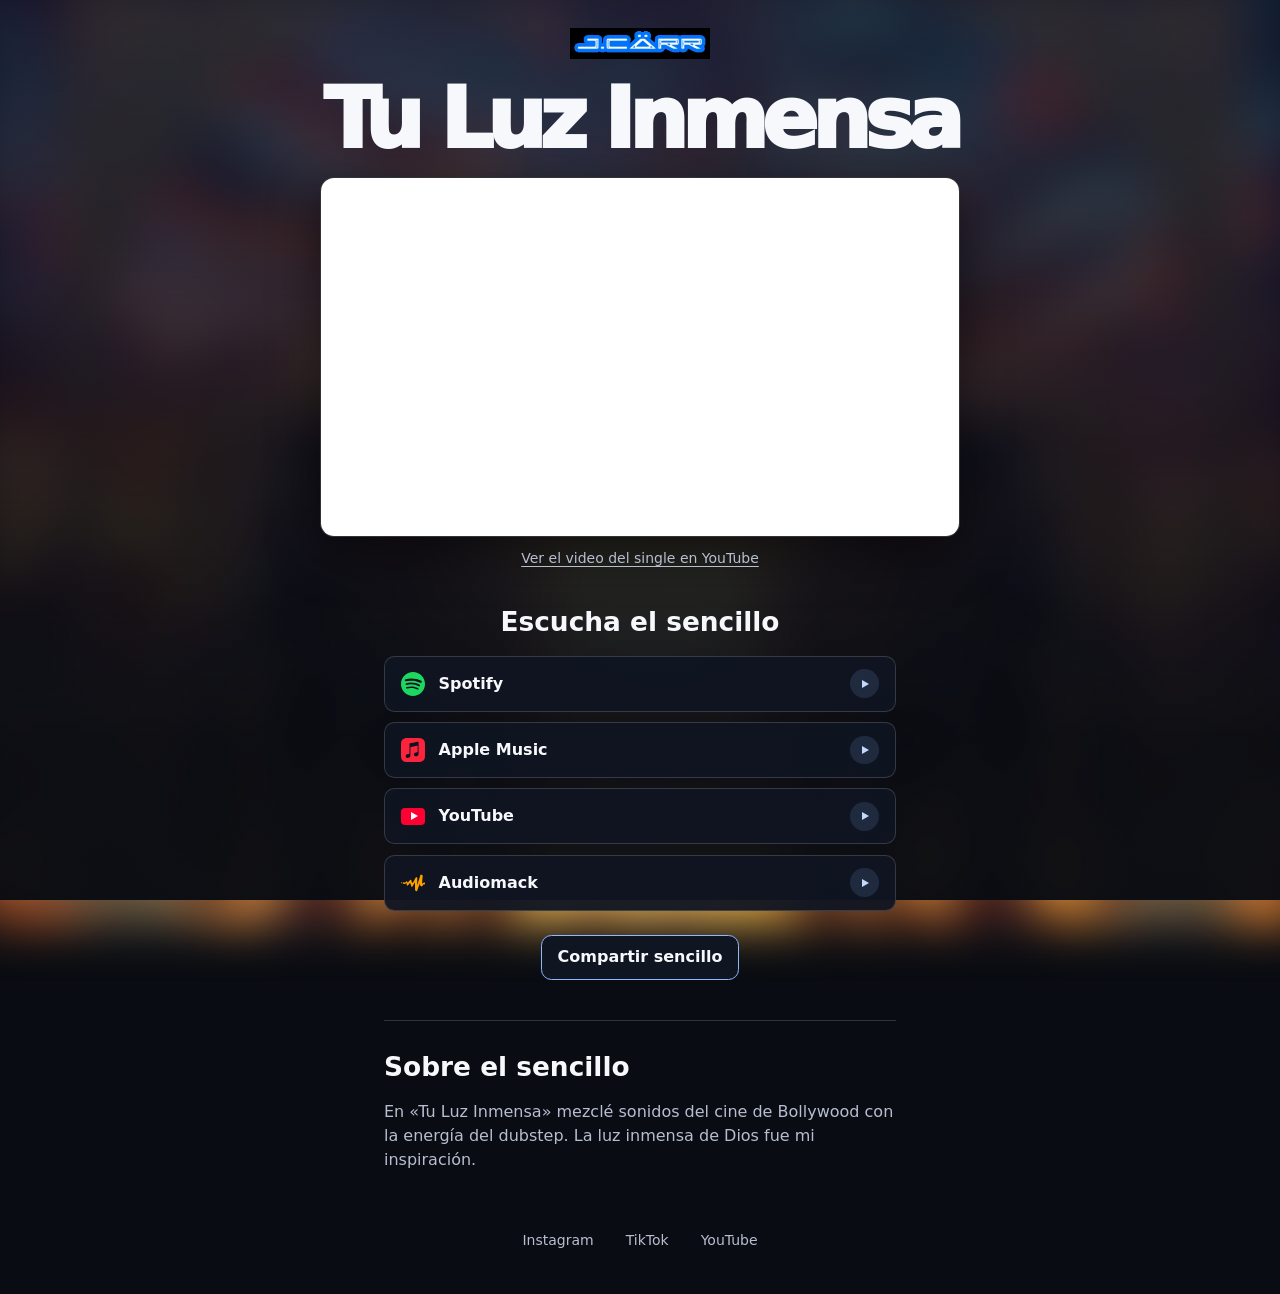
<file: escuchar/tu-luz-inmensa.html>
<!doctype html>
<html lang="es">
<head>
  <meta charset="utf-8">
  <meta name="viewport" content="width=device-width, initial-scale=1">
  <title>Tu Luz Inmensa · Escuchar sencillo | J.Cärr</title>
  <meta name="description" content="Mira el visualizer oficial y escucha Tu Luz Inmensa, un sencillo de música electrónica cristiana de J.Cärr.">
  <link rel="canonical" href="https://jcarr009.com/escuchar/tu-luz-inmensa">
  <meta property="og:type" content="website">
  <meta property="og:title" content="Tu Luz Inmensa | J.Cärr">
  <meta property="og:description" content="Mira el visualizer oficial y escucha el sencillo de J.Cärr en tu plataforma.">
  <meta property="og:url" content="https://jcarr009.com/escuchar/tu-luz-inmensa">
  <meta property="og:image" content="https://jcarr009.com/assets/tu-luz-inmensa.jpg">
  <meta name="twitter:card" content="summary_large_image">
  <link rel="icon" href="/assets/logo.webp" type="image/webp">
  <link rel="stylesheet" href="/escuchar/smartlink.css">
  <script src="/escuchar/smartlink.js" defer></script>
</head>
<body class="single-tu-luz-inmensa">
  <header class="smart-header">
    <a href="/" aria-label="J.Cärr, inicio"><img src="/assets/logo.webp" alt="J.Cärr" width="511" height="116"></a>
  </header>
  <main>
    <section class="feature" aria-labelledby="release-title">
      <h1 id="release-title">Tu Luz Inmensa</h1>
      <div class="video">
        <iframe src="https://www.youtube-nocookie.com/embed/8pREbT3z_-0?rel=0" title="Tu Luz Inmensa · visualizer oficial del single de J.Cärr" width="640" height="360" allow="accelerometer; autoplay; clipboard-write; encrypted-media; gyroscope; picture-in-picture; web-share" referrerpolicy="strict-origin-when-cross-origin" allowfullscreen></iframe>
      </div>
      <a class="video-link" href="https://www.youtube.com/watch?v=8pREbT3z_-0" target="_blank" rel="noopener">Ver el video del single en YouTube</a>
    </section>
    <section class="platforms" aria-labelledby="platforms-title">
      <h2 id="platforms-title">Escucha el sencillo</h2>
      <ul>
        <li><a data-click="platform-spotify" href="https://open.spotify.com/album/4WMJK17aG7rQ2wNvY6yalz" target="_blank" rel="noopener"><img src="/assets/icons/spotify.svg" alt="" width="24" height="24"><span>Spotify</span><span class="play" aria-hidden="true"></span></a></li>
        <li><a data-click="platform-apple-music" href="https://music.apple.com/us/album/tu-luz-inmensa-single/6790325830" target="_blank" rel="noopener"><img src="/assets/icons/apple-music.svg" alt="" width="24" height="24"><span>Apple Music</span><span class="play" aria-hidden="true"></span></a></li>
        <li><a data-click="platform-youtube" href="https://www.youtube.com/watch?v=8pREbT3z_-0" target="_blank" rel="noopener"><span class="youtube-icon" aria-hidden="true"></span><span>YouTube</span><span class="play" aria-hidden="true"></span></a></li>
        <li><a data-click="platform-audiomack" href="https://audiomack.com/jcarr009/song/tu-luz-inmensa" target="_blank" rel="noopener"><img src="/assets/icons/audiomack.svg" alt="" width="24" height="24"><span>Audiomack</span><span class="play" aria-hidden="true"></span></a></li>
      </ul>
    </section>
    <div class="share-album" hidden>
      <button type="button" id="share-album">Compartir sencillo</button>
      <div class="share-fallback" hidden>
        <label for="album-url">Copia este enlace</label>
        <input id="album-url" type="url" value="https://jcarr009.com/escuchar/tu-luz-inmensa" readonly>
      </div>
      <p id="share-status" role="status"></p>
    </div>
    <section class="album-details" aria-labelledby="single-title">
      <h2 id="single-title">Sobre el sencillo</h2>
      <p>En «Tu Luz Inmensa» mezclé sonidos del cine de Bollywood con la energía del dubstep. La luz inmensa de Dios fue mi inspiración.</p>
    </section>
  </main>
  <footer>
    <nav class="social" aria-label="Redes sociales de J.Cärr">
      <a href="https://www.instagram.com/jcarr009/" target="_blank" rel="noopener">Instagram</a>
      <a href="https://www.tiktok.com/@jcarr009" target="_blank" rel="noopener">TikTok</a>
      <a href="https://www.youtube.com/c/JC%C3%A4rr" target="_blank" rel="noopener">YouTube</a>
    </nav>
  </footer>
</body>
</html>
</file>
<file: home.css>
:root{color-scheme:dark;--bg:#090c12;--ink:#f7f8fc;--muted:#b7becf;--blue:#8cb9ff;--line:#ffffff29;--gutter:clamp(1.25rem,5vw,5rem)}
*{box-sizing:border-box}html{scroll-behavior:smooth;scroll-padding-top:2rem}body{margin:0;background:var(--bg);color:var(--ink);font:1rem/1.55 system-ui,sans-serif}a{color:inherit;text-decoration:none}a:focus-visible{outline:3px solid var(--blue);outline-offset:5px}img{display:block;width:100%;height:auto}.bound{width:min(100% - 2 * var(--gutter),84rem);margin-inline:auto}.skip{position:fixed;z-index:10;top:1rem;left:1rem;background:var(--bg);padding:.6rem;transform:translateY(-200%)}.skip:focus{transform:none}
.header{border-bottom:1px solid var(--line);position:relative;z-index:2;background:#090c12}.header nav,footer .bound{display:flex;align-items:center;justify-content:space-between;gap:1rem;flex-wrap:wrap;padding-block:1rem}.logo{font-weight:950;font-size:1.45rem;letter-spacing:-.08em}.logo span,h1 span,.eyebrow span,em{color:var(--blue)}.navlinks,.social{display:flex;align-items:center;flex-wrap:wrap;gap:clamp(.7rem,2.7vw,2.4rem);font-size:.9rem}.navlinks a:hover,.social a:hover,.section-line a:hover{color:var(--blue)}.nav-book{border:1px solid var(--line);padding:.4rem .8rem}
.hero{min-height:min(49rem,85svh);position:relative;isolation:isolate;display:grid;align-items:center;overflow:hidden;background:#101725}.hero-art{position:absolute;inset:0 0 0 27%;z-index:-1;overflow:hidden}.hero-art img{height:100%;object-fit:cover;object-position:center 42%;filter:grayscale(.5) saturate(.8);transform:translateY(var(--shift,0px)) scale(1.09)}.hero::after{content:"";position:absolute;inset:0;z-index:-1;background:linear-gradient(90deg,#090c12 8%,#090c12ee 27%,#090c1240 67%),linear-gradient(0deg,#090c12 0%,transparent 39%),linear-gradient(120deg,#205cdb50,transparent 76%);pointer-events:none}.hero-copy{padding-block:6.5rem;animation:enter .8s both}.eyebrow{font-weight:750;font-size:.875rem;letter-spacing:.14em;color:#d7e4ff;display:flex;align-items:center;gap:.65rem}.eyebrow span{display:inline-block;background:currentColor;width:1.75rem;height:2px;box-shadow:0 0 12px currentColor}h1,h2,h3,p{margin:0}h1,h2{line-height:.91;letter-spacing:-.078em;font-weight:950}h1{font-size:clamp(4.5rem,14vw,13rem);margin:.1em 0 .14em}h2{font-size:clamp(2.8rem,7vw,7rem)}.intro,.lede{color:var(--muted);font-size:clamp(1rem,2vw,1.24rem);margin:1.25rem 0 1.5rem;max-width:37ch}.intro{color:#eef2ff}.actions{display:flex;gap:.65rem;flex-wrap:wrap}.button{display:inline-flex;align-items:center;justify-content:center;padding:.7rem 1.1rem;min-height:46px;border:1px solid var(--line);font-weight:700;font-size:.92rem;transition:background .2s,border-color .2s;background:#090c124d}.button:hover{background:#1d2b42;border-color:var(--blue)}.primary{background:var(--blue);color:#091220;border-color:var(--blue)}.primary:hover{background:#c7ddff}.hero-bottom{position:absolute;inset:auto 0 1.25rem;display:flex;justify-content:space-between;color:#cad4e9;font-size:.875rem}
.feature{display:grid;grid-template-columns:1fr 1fr;align-items:center;gap:clamp(2rem,8vw,8rem);padding-block:clamp(4rem,10vw,9rem)}.feature h2,.story h2{margin-top:.2em}em{font-style:normal}.cover{overflow:hidden;border:1px solid var(--line);box-shadow:0 0 5rem #3164ca33}.cover img,.record img{transition:transform .45s}.cover:hover img,.record:hover img{transform:scale(1.055)}.section-line{display:flex;flex-wrap:wrap;align-items:baseline;justify-content:space-between;gap:1rem;border-top:1px solid var(--line);padding-block:2rem}.section-line h2,.contact h2{font-size:clamp(2.5rem,5vw,4.75rem)}.section-line a{color:#c0d7ff}.records{display:grid;grid-template-columns:1fr 1fr;gap:1rem}.record{display:grid;grid-template-columns:minmax(5rem,35%) 1fr;align-items:center;overflow:hidden;border:1px solid var(--line);background:#101522}.record div{padding:1rem}.record span{font-size:.875rem;color:var(--blue)}.record h3{font-size:clamp(1.25rem,2.7vw,2.6rem);line-height:1.08}.story{margin-top:clamp(4rem,10vw,9rem);padding-block:clamp(4rem,10vw,9rem);background:radial-gradient(ellipse at 90% 35%,#263d7b,transparent 65%),#101522}.contact{padding-block:clamp(3rem,7vw,6rem);display:flex;gap:1.5rem;flex-wrap:wrap;justify-content:space-between;align-items:center}footer{border-top:1px solid var(--line);color:var(--muted)}
@keyframes enter{from{transform:translateY(26px);opacity:0}to{transform:none;opacity:1}}.reveal.in-view{animation:enter .7s both}
@media(max-width:680px){.hero{min-height:41rem;align-items:end}.hero-art{inset:0 0 12%}.hero::after{background:linear-gradient(0deg,#090c12 0%,#090c12ee 20%,#090c1255 65%,#090c1233)}.hero-copy{padding-block:10rem 5rem}.feature,.records{grid-template-columns:1fr}.feature{gap:2rem}.cover{max-width:28rem}.hero-bottom a:first-child{display:none}.hero-bottom{justify-content:flex-end}}
@media(prefers-reduced-motion:reduce){*,*::before,*::after{scroll-behavior:auto!important;animation:none!important;transition:none!important}.hero-art img{transform:none}}

.logo img{width:clamp(7.5rem,13vw,11rem);height:auto}
.feature-news{margin-top:.85rem}
.feature-news a{color:var(--muted);text-decoration:underline;text-underline-offset:.2em}

/* Home page layout */
.bound { width: min(100% - 2 * var(--gutter), 75rem); }
.hero { min-height: clamp(36rem, 76svh, 48rem); }
.hero h1 { font-size: clamp(4rem, 12vw, 10rem); }
.hero-copy { padding-block: clamp(6rem, 12vw, 9rem) 5.5rem; }
.button { border-radius: .55rem; }
.nav-book { border-radius: .45rem; }
.feature { gap: clamp(2rem, 6vw, 6rem); padding-block: clamp(3.75rem, 8vw, 7.5rem); }
.cover { width: min(100%, 30rem); border-radius: 14px; }
.feature h2, .story h2 { font-size: clamp(2.75rem, 6.5vw, 5.75rem); }
.record { border-radius: 14px; grid-template-columns: clamp(5.5rem, 15vw, 11rem) minmax(0, 1fr); }
.record img { aspect-ratio: 1; object-fit: cover; }
.record h3 { overflow-wrap: anywhere; }
.contact { align-items: flex-start; }
@media (max-width: 680px) {
  .header nav { align-items: flex-start; }
  .navlinks { flex-basis: 100%; gap: .35rem .9rem; }
  .navlinks a { min-height: 2.75rem; display: inline-flex; align-items: center; }
  .hero-copy { padding-block: 11rem 5rem; }
  .hero-art img { object-position: center 35%; }
  .contact .actions { margin-top: .25rem; }
}
</file>
<file: styles.css>
:root{
  --bg:#07090f;
  --surface:#101521;
  --surface2:#151d2c;
  --text:#f6f7fb;
  --muted:#aab2c3;
  --line:rgba(255,255,255,.12);
  --accent:#79a9ff;
  --accent2:#d9e8ff;
  --max:1160px;
}
*{box-sizing:border-box}
html{scroll-behavior:smooth}
body{margin:0;background:radial-gradient(circle at 20% 0%,#172036 0,transparent 32%),var(--bg);color:var(--text);font-family:Inter,Segoe UI,Arial,sans-serif;line-height:1.6}
a{color:inherit;text-decoration:none}
img{max-width:100%;display:block}
.container{width:min(var(--max),calc(100% - 36px));margin:auto}
.nav{position:sticky;top:0;z-index:50;background:rgba(7,9,15,.82);backdrop-filter:blur(14px);border-bottom:1px solid var(--line)}
.nav-inner{height:72px;display:flex;align-items:center;justify-content:space-between;gap:24px}
.brand img{width:150px;height:auto}
.nav-links{display:flex;gap:18px;align-items:center;font-size:.95rem;color:var(--muted)}
.nav-links a:hover,.nav-links a[aria-current="page"]{color:var(--text)}
.btn{display:inline-flex;align-items:center;justify-content:center;gap:8px;padding:12px 18px;border-radius:999px;border:1px solid var(--line);font-weight:700;transition:.2s;background:rgba(255,255,255,.04)}
.btn:hover{transform:translateY(-1px);border-color:rgba(255,255,255,.3)}
.btn.primary{background:var(--text);color:#080b11;border-color:var(--text)}
.hero{min-height:78vh;display:grid;grid-template-columns:1.05fr .95fr;align-items:center;gap:48px;padding:70px 0 56px}
.eyebrow{font-size:.8rem;letter-spacing:.2em;text-transform:uppercase;color:var(--accent2);font-weight:800}
h1{font-size:clamp(3.2rem,8vw,7.2rem);line-height:.88;letter-spacing:-.055em;margin:14px 0 22px}
h2{font-size:clamp(2rem,4vw,3.6rem);line-height:1;letter-spacing:-.035em;margin:0 0 18px}
h3{font-size:1.25rem;margin:0 0 10px}
.lead{font-size:clamp(1.05rem,2vw,1.35rem);color:var(--muted);max-width:700px}
.actions{display:flex;flex-wrap:wrap;gap:12px;margin-top:28px}
.hero-visual{position:relative}
.hero-visual:before{content:"";position:absolute;inset:-14px;border:1px solid var(--line);border-radius:32px;transform:rotate(2deg)}
.hero-visual img{width:100%;max-height:680px;object-fit:cover;object-position:center 16%;border-radius:26px;filter:saturate(.88) contrast(1.03)}
.section{padding:86px 0;border-top:1px solid var(--line)}
.grid-2{display:grid;grid-template-columns:1fr 1fr;gap:34px;align-items:center}
.release-card{background:linear-gradient(180deg,rgba(255,255,255,.06),rgba(255,255,255,.025));border:1px solid var(--line);border-radius:26px;padding:18px}
.release-card img{border-radius:18px;aspect-ratio:1/1;object-fit:cover}
.meta{display:flex;flex-wrap:wrap;gap:8px;margin:16px 0}
.pill{font-size:.78rem;border:1px solid var(--line);color:var(--muted);padding:5px 10px;border-radius:999px}
.cards{display:grid;grid-template-columns:repeat(3,1fr);gap:18px;margin-top:30px}
.card{background:var(--surface);border:1px solid var(--line);padding:24px;border-radius:22px}
.card p{color:var(--muted);margin-bottom:0}
.kicker{color:var(--muted);font-size:.95rem}
.quote{font-size:clamp(1.5rem,3vw,2.5rem);line-height:1.2;letter-spacing:-.02em;margin:0}
.press-list{display:grid;gap:14px;margin-top:26px}
.press-item{display:grid;grid-template-columns:120px 1fr auto;gap:18px;align-items:center;border:1px solid var(--line);border-radius:18px;padding:18px;background:rgba(255,255,255,.025)}
.press-item small{color:var(--muted)}
.footer{padding:40px 0 60px;border-top:1px solid var(--line);color:var(--muted)}
.footer-inner{display:flex;justify-content:space-between;gap:24px;flex-wrap:wrap}
.page-hero{padding:82px 0 48px;border-bottom:1px solid var(--line)}
.page-hero h1{font-size:clamp(3rem,7vw,6rem)}
.prose{max-width:820px;color:var(--muted);font-size:1.08rem}
.prose strong{color:var(--text)}
.links-list{display:grid;gap:12px;margin-top:26px}
.links-list a{border:1px solid var(--line);padding:15px 18px;border-radius:14px;background:rgba(255,255,255,.025)}
.links-list a:hover{background:rgba(255,255,255,.06)}
.socials{display:flex;gap:10px;flex-wrap:wrap}
.notice{font-size:.86rem;color:var(--muted);margin-top:20px}
/* Fotos de eventos privados: composiciones adaptables */
.event-photo-grid{display:grid;grid-template-columns:repeat(3,minmax(0,1fr));gap:18px;margin:30px 0 22px}
.event-photo-grid figure{margin:0;background:var(--surface);border:1px solid var(--line);border-radius:20px;overflow:hidden}
.event-photo-grid img{width:100%;height:300px;object-fit:cover;object-position:center 35%}
.event-photo-grid figcaption{padding:10px 14px;color:var(--muted);font-size:.88rem}
@media(max-width:820px){.event-photo-grid{grid-template-columns:1fr 1fr}.event-photo-grid figure:last-child{grid-column:1/-1}.event-photo-grid img{height:260px}}
@media(max-width:550px){.event-photo-grid{grid-template-columns:1fr}.event-photo-grid figure:last-child{grid-column:auto}.event-photo-grid img{height:auto;aspect-ratio:4/3;object-fit:cover}}
@media(max-width:820px){
  .nav-inner{height:auto;min-height:72px;flex-wrap:wrap;padding:10px 0 12px}
  .brand img{width:130px}
  .nav-inner>.btn{padding:9px 14px}
  .nav-links{display:flex;order:3;width:100%;overflow-x:auto;white-space:nowrap;gap:16px;padding:4px 0 2px;scrollbar-width:none}
  .nav-links::-webkit-scrollbar{display:none}
  .hero,.grid-2{grid-template-columns:1fr}
  .hero{padding-top:44px}
  .hero-visual{order:-1}
  .hero-visual img{max-height:500px}
  .cards{grid-template-columns:1fr}
  .press-item{grid-template-columns:1fr}
}

.release-grid{display:grid;grid-template-columns:repeat(3,1fr);gap:18px;margin-top:30px}
.release-tile{background:linear-gradient(180deg,rgba(255,255,255,.055),rgba(255,255,255,.02));border:1px solid var(--line);border-radius:22px;padding:18px;display:flex;flex-direction:column;min-height:100%}
.release-tile .cover-placeholder{aspect-ratio:1/1;border-radius:16px;border:1px solid var(--line);background:radial-gradient(circle at 30% 20%,rgba(121,169,255,.24),transparent 28%),linear-gradient(145deg,#141a2a,#090b11);display:flex;align-items:center;justify-content:center;text-align:center;padding:26px;margin-bottom:18px;overflow:hidden}
.release-tile .cover-placeholder strong{font-size:clamp(1.4rem,3vw,2.1rem);line-height:1.05;letter-spacing:-.03em}
.release-tile .cover-placeholder small{display:block;margin-top:10px;color:var(--muted);font-size:.75rem;letter-spacing:.14em;text-transform:uppercase}
.release-tile h3{font-size:1.45rem}
.release-tile p{color:var(--muted);margin-top:0}
.release-tile .actions{margin-top:auto;padding-top:8px}
.release-tile.featured{border-color:rgba(121,169,255,.35)}
@media(max-width:820px){.release-grid{grid-template-columns:1fr}}

.tile-cover{width:100%;aspect-ratio:1/1;object-fit:cover;border-radius:16px;margin-bottom:18px;border:1px solid var(--line)}
.portrait-card{background:linear-gradient(180deg,rgba(255,255,255,.06),rgba(255,255,255,.025));border:1px solid var(--line);border-radius:26px;padding:14px;overflow:hidden}
.portrait-card img{width:100%;max-height:650px;object-fit:cover;object-position:center 18%;border-radius:18px}
.tracklist{list-style:none;padding:0;margin:28px 0 0;display:grid;gap:10px;max-width:900px}
.tracklist li{display:grid;grid-template-columns:44px 1fr;gap:14px;align-items:center;border:1px solid var(--line);background:rgba(255,255,255,.025);border-radius:16px;padding:14px 16px}
.tracklist .track-no{font-size:.8rem;color:var(--muted);font-weight:800}
.tracklist small{display:block;color:var(--muted);margin-top:2px}
.platform-grid,.download-grid{display:grid;grid-template-columns:repeat(3,1fr);gap:12px;margin-top:26px}
.platform-grid a,.download-grid a{border:1px solid var(--line);background:rgba(255,255,255,.025);padding:18px;border-radius:16px;font-weight:700}
.platform-card{display:flex;align-items:center;gap:14px;min-height:76px;transition:transform .2s ease,background .2s ease,border-color .2s ease,box-shadow .2s ease}
.platform-card .platform-icon{width:34px;height:34px;object-fit:contain;flex:0 0 34px}
.platform-card span{flex:1;font-size:1rem}
.platform-card strong{font-size:1.05rem;color:var(--muted);transition:transform .2s ease,color .2s ease}
.platform-card:hover{transform:translateY(-2px);background:rgba(255,255,255,.065);border-color:rgba(255,255,255,.26);box-shadow:0 12px 34px rgba(0,0,0,.2)}
.platform-card:hover strong{transform:translate(2px,-2px);color:var(--text)}
.platform-card-all{border-color:rgba(121,169,255,.28)}
.platform-grid a:hover,.download-grid a:hover{background:rgba(255,255,255,.06);border-color:rgba(255,255,255,.25)}
.download-grid a{display:flex;justify-content:space-between;gap:14px;align-items:center}
.download-grid small{color:var(--muted)}
.facts-grid{display:grid;grid-template-columns:repeat(2,1fr);gap:12px;margin-top:24px}
.facts-grid>div{border:1px solid var(--line);background:rgba(255,255,255,.025);padding:18px;border-radius:16px;display:flex;flex-direction:column;gap:5px}
.facts-grid small{color:var(--muted);text-transform:uppercase;letter-spacing:.1em;font-size:.7rem}
.contact-card{background:var(--surface);border:1px solid var(--line);border-radius:22px;padding:28px}
.contact-card p{color:var(--muted)}
@media(max-width:820px){.platform-grid,.download-grid,.facts-grid{grid-template-columns:1fr}.portrait-card img{max-height:500px}}

.video-block{margin-top:30px}
.video-shell{position:relative;width:100%;aspect-ratio:16/9;border-radius:22px;overflow:hidden;border:1px solid var(--line);background:#000;box-shadow:0 18px 50px rgba(0,0,0,.28)}
.video-shell iframe{position:absolute;inset:0;width:100%;height:100%;border:0}
.video-caption{margin:14px 0 0;color:var(--muted);font-size:.95rem}

/* Booking and editorial press cards */
.booking-hero h1{font-size:clamp(2.7rem,5.3vw,4.8rem);line-height:1.04;letter-spacing:-.045em}
.booking-hero .hero-visual img{aspect-ratio:549/640;object-fit:contain}
#consultar,#sonido{scroll-margin-top:150px}
.press-gallery{display:grid;grid-template-columns:repeat(2,minmax(0,1fr));gap:24px;margin-top:30px}
.press-card{display:flex;flex-direction:column;border:1px solid var(--line);border-radius:22px;overflow:hidden;background:var(--surface);transition:border-color .2s}
.press-card:hover{border-color:var(--accent)}
.press-card>img{width:100%;height:280px;object-fit:contain;background:#080b11}
.press-card-copy{padding:24px;display:flex;flex-direction:column;gap:12px;flex:1}
.press-card-copy small{color:var(--accent2)}
.press-card-copy h3{margin:0;line-height:1.35;font-size:1.25rem}
.press-card-copy .notice{margin:0}
.press-card-copy>span{margin-top:auto;padding-top:10px;color:var(--accent2);font-weight:700}
a:focus-visible{outline:2px solid var(--accent);outline-offset:5px}
@media(max-width:820px){.press-gallery{grid-template-columns:1fr}.press-card>img{height:240px}.booking-hero .hero-visual{order:0}.booking-hero{gap:30px}.booking-hero .hero-visual img{max-height:420px}.contact-card .btn{max-width:100%;white-space:normal}}

@media (prefers-reduced-motion: no-preference) {
  main > .page-hero > .container,
  main > .booking-hero > :first-child {
    animation: section-enter .8s both;
  }

  main > .section.in-view > .container {
    animation: section-enter .7s both;
  }

  .booking-hero .hero-visual img {
    transform: translateY(clamp(0px, var(--shift, 0px), 16px));
  }
}

@keyframes section-enter {
  from { transform: translateY(26px); opacity: 0; }
  to { transform: none; opacity: 1; }
}

/* Interior page layout */
:root {
  --section-space: clamp(2.75rem, 6vw, 5.5rem);
  --grid-space: clamp(1rem, 2.5vw, 2rem);
  --image-radius: 14px;
}
html { scroll-padding-top: 8rem; }
.nav-inner { gap: clamp(.75rem, 2vw, 1.5rem); }
.nav-links { gap: clamp(.65rem, 1.4vw, 1.125rem); }
.nav-links a { min-height: 2.75rem; display: inline-flex; align-items: center; }
.page-hero {
  padding-block: var(--section-space) clamp(2rem, 4vw, 3.5rem);
  border-bottom: 0;
}
.page-hero h1, .booking-hero h1 {
  font-size: clamp(2.5rem, 6vw, 5rem);
  line-height: 1.04;
  text-wrap: balance;
  overflow-wrap: anywhere;
}
.section { padding-block: var(--section-space); }
.section h2 { font-size: clamp(1.8rem, 4vw, 3.15rem); line-height: 1.08; text-wrap: balance; }
.lead, .prose { max-width: 68ch; line-height: 1.65; }
.actions { margin-top: 1.35rem; gap: .65rem; }
.btn { min-height: 2.75rem; padding: .6rem 1rem; border-radius: .6rem; }
.grid-2 { grid-template-columns: repeat(2, minmax(0, 1fr)); gap: clamp(1.5rem, 5vw, 4.5rem); }
.booking-hero { min-height: 0; padding-block: var(--section-space); }
.booking-hero .hero-visual { width: min(100%, 25rem); justify-self: center; }
.booking-hero .hero-visual::before { content: none; }
.booking-hero .hero-visual img { max-height: 31rem; }
.release-card, .portrait-card { width: min(100%, 31rem); padding: 0; overflow: hidden; }
.release-card img { width: 100%; object-fit: contain; background: var(--surface); }
.portrait-card img { max-height: 33rem; }
.portrait-card .kicker { padding-inline: 1rem; }
.release-card, .release-card img, .portrait-card, .portrait-card img,
.hero-visual img, .tile-cover, .event-photo-grid figure, .press-card,
.video-shell, .card, .release-tile, .contact-card { border-radius: var(--image-radius); }
.cards, .release-grid, .press-gallery, .event-photo-grid {
  gap: var(--grid-space);
  margin-top: 1.5rem;
}
.press-card > img { height: auto; aspect-ratio: 16/10; }
.event-photo-grid img { height: auto; aspect-ratio: 4/3; }
.tracklist { max-width: 54rem; }
.tracklist li { grid-template-columns: 2rem minmax(0, 1fr); border-radius: .55rem; }
@media (max-width: 960px) {
  .nav-inner { height: auto; min-height: 72px; flex-wrap: wrap; padding-block: .5rem; }
  .nav-links { order: 3; flex-basis: 100%; overflow-x: auto; white-space: nowrap; }
}
@media (max-width: 720px) {
  .grid-2 { grid-template-columns: minmax(0, 1fr); }
  .booking-hero .hero-visual { justify-self: start; width: min(100%, 19rem); }
}
@media (max-width: 550px) {
  .page-hero h1, .booking-hero h1 { text-wrap: initial; }
  .tracklist li { padding: .65rem .75rem; gap: .6rem; }
}
</file>
<file: escuchar/smartlink.css>
:root {
  color-scheme: dark;
  --bg: #090c12;
  --ink: #f7f8fc;
  --muted: #b7becf;
  --blue: #8cb9ff;
  --line: #ffffff29;
}
* { box-sizing: border-box; }
body {
  position: relative;
  isolation: isolate;
  margin: 0;
  min-height: 100vh;
  background: var(--bg);
  color: var(--ink);
  font: 1rem/1.5 system-ui, sans-serif;
}
body::before {
  content: "";
  position: fixed;
  inset: -24px;
  z-index: -2;
  background: url("/assets/made-in-babel.jpg") center 35% / cover no-repeat;
  filter: blur(24px) saturate(.8);
}
body::after {
  content: "";
  position: fixed;
  inset: 0;
  z-index: -1;
  background: linear-gradient(180deg, #0a1025a6, #090c12f5 82%);
}
a { color: inherit; text-decoration: none; }
a:focus-visible, iframe:focus-visible { outline: 3px solid var(--blue); outline-offset: 4px; }
.smart-header, main, footer { width: min(calc(100% - 2rem), 40rem); margin-inline: auto; }
.smart-header { display: flex; justify-content: center; padding-block: 1.35rem .85rem; }
.smart-header a { display: inline-flex; align-items: center; min-height: 44px; }
.smart-header img { display: block; width: 8.75rem; height: auto; }
.feature { text-align: center; }
h1 { margin: 0 0 1rem; font-size: clamp(2.6rem, 8vw, 5.2rem); line-height: .98; letter-spacing: -.077em; font-weight: 950; }
.video {
  overflow: hidden;
  aspect-ratio: 16 / 9;
  border: 1px solid var(--line);
  border-radius: 14px;
  background: #090c12;
  box-shadow: 0 1rem 3rem #0008;
}
.video iframe { display: block; width: 100%; height: 100%; border: 0; }
.video-link { display: inline-flex; align-items: center; min-height: 44px; color: var(--muted); font-size: .875rem; text-decoration: underline; text-underline-offset: .2em; }
.platforms { max-width: 32rem; margin: 1.35rem auto 0; }
h2 { margin: 0 0 .85rem; text-align: center; font-size: clamp(1.25rem, 4vw, 1.65rem); }
.platforms ul { display: grid; gap: .65rem; padding: 0; margin: 0; list-style: none; }
.platforms a {
  display: grid;
  grid-template-columns: 1.5rem 1fr auto;
  gap: .85rem;
  align-items: center;
  min-height: 56px;
  padding: .7rem 1rem;
  border: 1px solid var(--line);
  border-radius: .65rem;
  background: #101522ed;
  font-weight: 700;
  transition: transform .2s ease, background .2s ease, border-color .2s ease, box-shadow .2s ease;
}
.platforms a:hover, .platforms a:focus-visible { transform: translateY(-2px); background: #1d2b42; border-color: var(--blue); box-shadow: 0 6px 24px #1e65df39; }
.platforms a:active { transform: translateY(1px); }
.play, .youtube-icon { display: grid; place-items: center; }
.play { width: 1.8rem; height: 1.8rem; border-radius: 50%; background: #8cb9ff24; color: #c1d9ff; }
.youtube-icon { width: 24px; height: 17px; border-radius: 4px; background: #ff0033; color: white; }
.play::before, .youtube-icon::before { content: ""; border-left: 7px solid currentColor; border-block: 4px solid transparent; margin-left: 2px; }
footer { padding: 1.45rem 0 2rem; }
.social { display: flex; justify-content: center; align-items: center; gap: clamp(.45rem, 4vw, 1.5rem); white-space: nowrap; }
.social a { display: inline-flex; align-items: center; min-height: 44px; color: var(--muted); font-size: .875rem; padding-inline: .25rem; }
.social a:hover, .video-link:hover { color: var(--blue); }
@media (prefers-reduced-motion: no-preference) {
  .platforms li { animation: button-enter .42s ease-out both; }
  .platforms li:nth-child(2) { animation-delay: .06s; }
  .platforms li:nth-child(3) { animation-delay: .12s; }
  .platforms li:nth-child(4) { animation-delay: .18s; }
  @keyframes button-enter { from { opacity: 0; transform: translateY(10px); } }
}
@media (prefers-reduced-motion: reduce) {
  .platforms a { transition: none; }
  .platforms a:hover, .platforms a:focus-visible, .platforms a:active { transform: none; }
}

.album-details {
  max-width: 32rem;
  margin: 2.5rem auto 0;
  border-top: 1px solid var(--line);
  padding-top: 1.65rem;
}
.album-details h2 { text-align: start; }
.album-details p { color: var(--muted); margin: 0 0 1.4rem; }
.album-details h3 { margin: 0 0 .6rem; font-size: 1rem; }
.tracklist { margin: 0; padding-inline-start: 1.85rem; }
.tracklist li { padding: .65rem .25rem; border-bottom: 1px solid var(--line); }
.tracklist li::marker { color: var(--blue); font-variant-numeric: tabular-nums; }
.tracklist li strong, .tracklist li span { display: inline-block; }
.tracklist li span { color: var(--muted); margin-inline-start: .5rem; font-size: .875rem; }
@media (max-width: 390px) {
  .tracklist li span { display: block; margin-inline-start: 0; }
}

.share-album { margin: 1.5rem auto 0; text-align: center; }
.share-album button {
  min-height: 44px;
  padding: .6rem 1rem;
  border: 1px solid var(--blue);
  border-radius: .65rem;
  background: #101522;
  color: var(--ink);
  font: inherit;
  font-weight: 700;
  cursor: pointer;
}
.share-album button:hover { background: #1d2b42; }
.share-album button:focus-visible { outline: 3px solid var(--blue); outline-offset: 4px; }
.share-fallback input { max-width: 100%; width: 26rem; font: inherit; }
.share-fallback label { display: block; margin-block: .75rem .25rem; }
#share-status { margin: .25rem 0 0; color: var(--muted); }
.tracklist li { padding-block: 0; }
.tracklist a { display: block; padding: .65rem 1.5rem .65rem 0; position: relative; }
.tracklist a:hover { color: var(--blue); }
.tracklist li .track-play {
  position: absolute;
  inset: 50% .2rem auto auto;
  transform: translateY(-50%);
  border-left: 7px solid var(--blue);
  border-block: 4px solid transparent;
}

.single-tu-luz-inmensa::before { background-image: url("/assets/tu-luz-inmensa.jpg"); }

.single-todo-es-alegria::before { background-image: url("/assets/todo-es-alegria.webp"); }
.release-artist { color: var(--muted); font-weight: 700; margin: -.4rem 0 1rem; }
</file>
